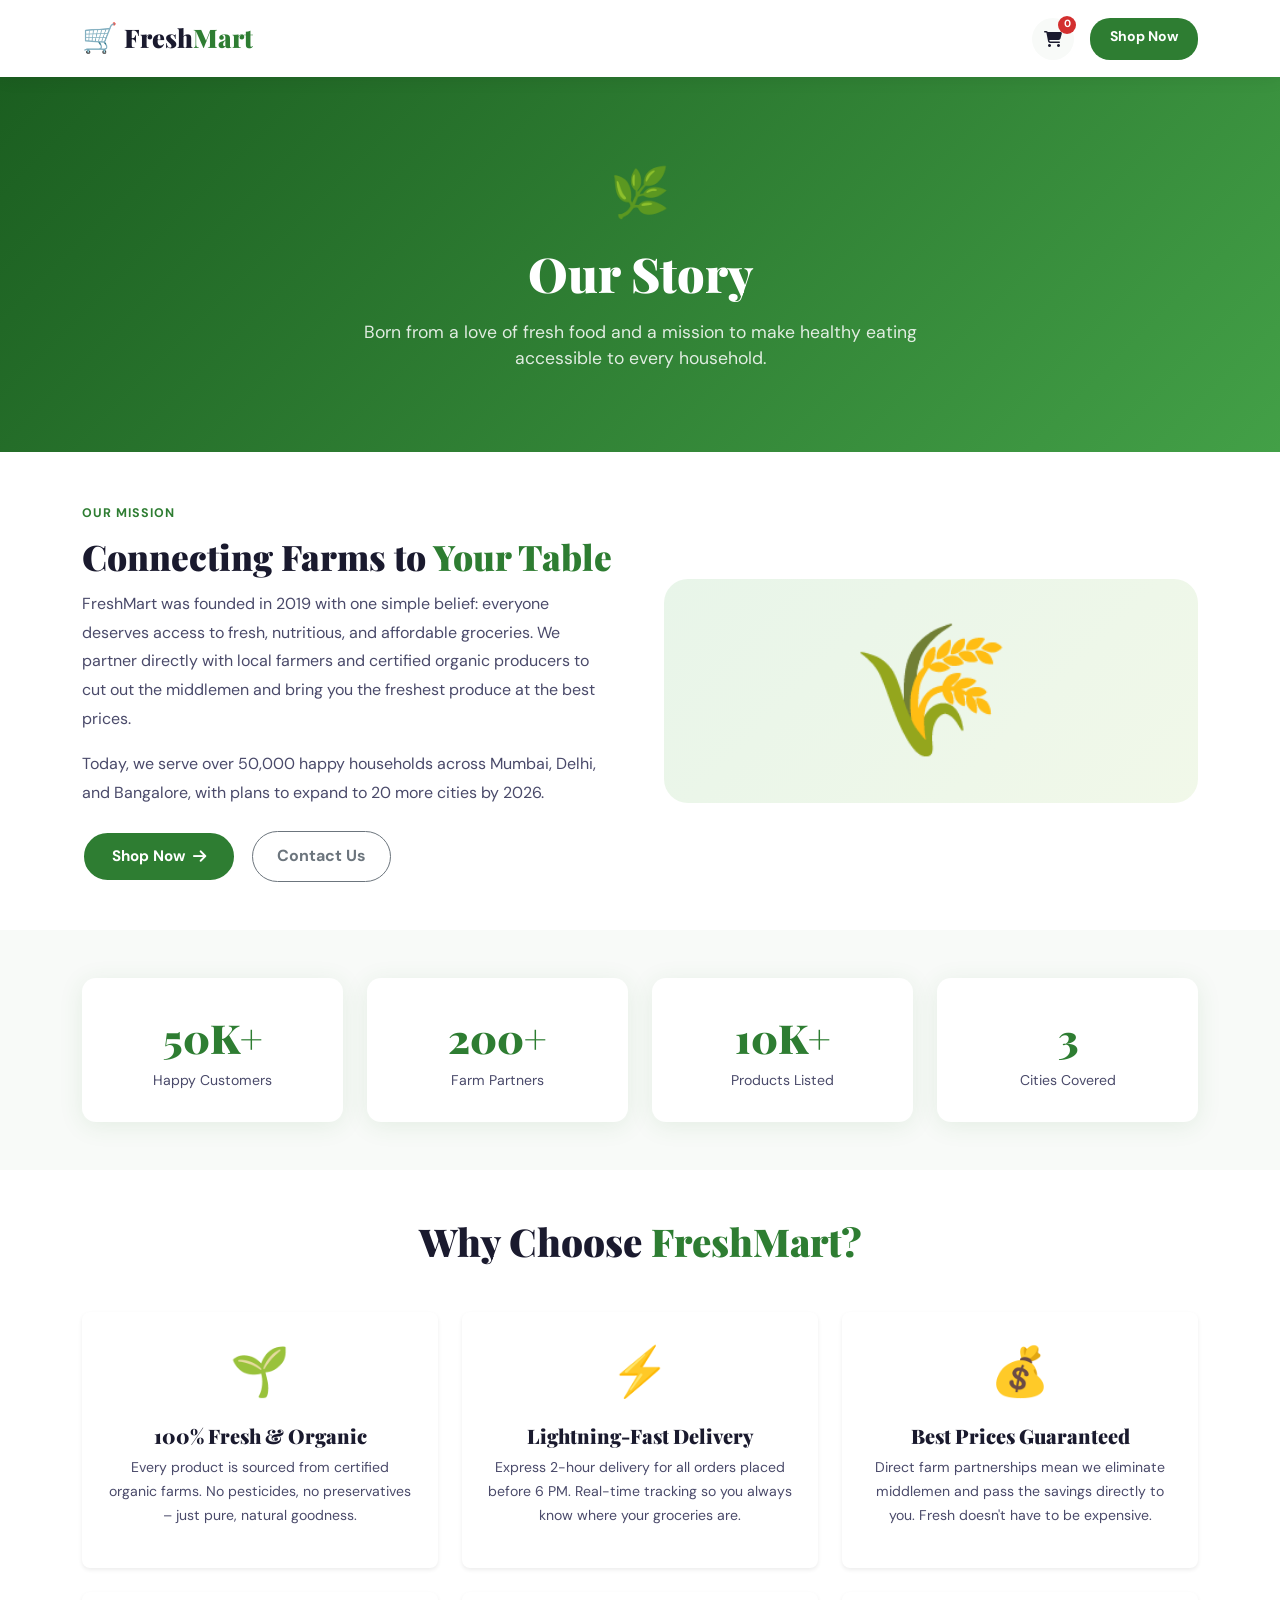
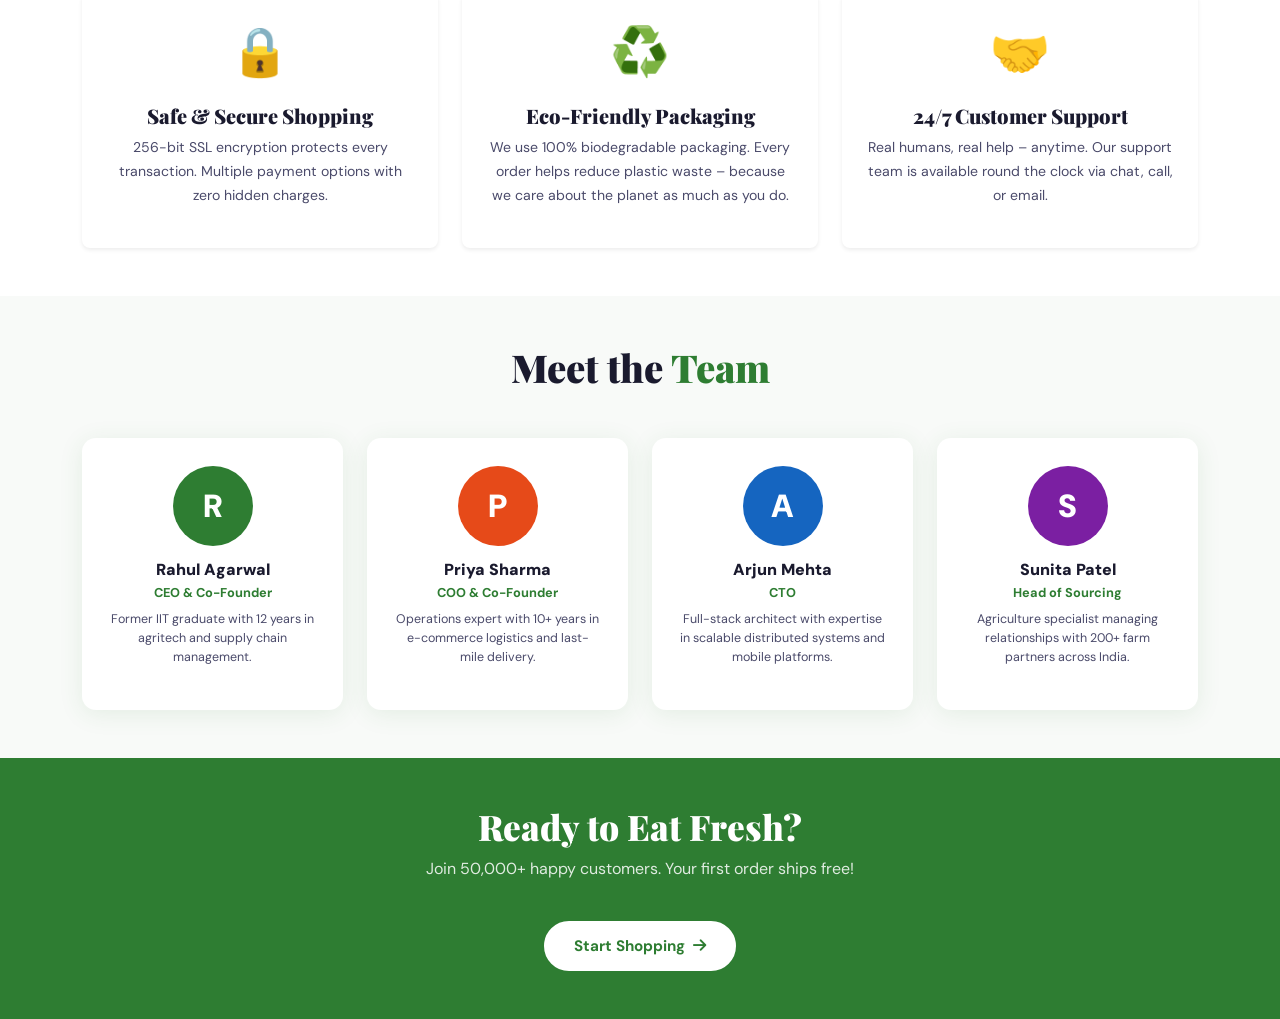
<file: pages/about.html>
<!DOCTYPE html>
<html lang="en">
<head>
  <meta charset="UTF-8"/>
  <meta name="viewport" content="width=device-width, initial-scale=1.0"/>
  <title>About Us – FreshMart</title>
  <link rel="stylesheet" href="https://cdn.jsdelivr.net/npm/bootstrap@5.3.0/dist/css/bootstrap.min.css"/>
  <link rel="stylesheet" href="https://cdnjs.cloudflare.com/ajax/libs/font-awesome/6.4.0/css/all.min.css"/>
  <link href="https://fonts.googleapis.com/css2?family=Playfair+Display:wght@700;900&family=DM+Sans:wght@300;400;500;600&display=swap" rel="stylesheet"/>
  <link rel="stylesheet" href="../css/style.css"/>
</head>
<body>
<nav class="navbar main-nav sticky-top">
  <div class="container d-flex justify-content-between align-items-center">
    <a class="navbar-brand" href="../index.html"><span class="brand-icon">🛒</span><span class="brand-name">Fresh<span>Mart</span></span></a>
    <div class="nav-actions d-flex gap-3">
      <a href="cart.html" class="nav-icon-btn"><i class="fas fa-shopping-cart"></i><span class="badge" id="cartCount">0</span></a>
      <a href="products.html" class="btn btn-sm" style="background:var(--green);color:#fff;border-radius:20px;font-weight:700;border:none;padding:8px 20px">Shop Now</a>
    </div>
  </div>
</nav>

<!-- About Hero -->
<div class="about-hero">
  <div class="container">
    <div style="font-size:3rem;margin-bottom:16px">🌿</div>
    <h1>Our Story</h1>
    <p class="mt-3" style="font-size:1.1rem;opacity:0.85;max-width:560px;margin:0 auto">Born from a love of fresh food and a mission to make healthy eating accessible to every household.</p>
  </div>
</div>

<!-- Mission -->
<section class="py-5">
  <div class="container">
    <div class="row align-items-center g-5">
      <div class="col-lg-6">
        <span style="font-size:0.78rem;font-weight:700;color:var(--green);letter-spacing:1px;text-transform:uppercase">Our Mission</span>
        <h2 style="font-family:var(--font-display);font-size:2.2rem;font-weight:900;margin:12px 0">Connecting Farms to <span style="color:var(--green)">Your Table</span></h2>
        <p style="color:var(--text-mid);line-height:1.8">FreshMart was founded in 2019 with one simple belief: everyone deserves access to fresh, nutritious, and affordable groceries. We partner directly with local farmers and certified organic producers to cut out the middlemen and bring you the freshest produce at the best prices.</p>
        <p style="color:var(--text-mid);line-height:1.8;margin-top:12px">Today, we serve over 50,000 happy households across Mumbai, Delhi, and Bangalore, with plans to expand to 20 more cities by 2026.</p>
        <div class="d-flex gap-3 mt-4">
          <a href="products.html" class="btn-primary-fresh" style="background:var(--green);color:#fff;padding:12px 28px;border-radius:50px;font-weight:700;display:inline-flex;align-items:center;gap:8px;text-decoration:none">Shop Now <i class="fas fa-arrow-right"></i></a>
          <a href="contact.html" class="btn btn-outline-secondary" style="border-radius:50px;font-weight:700;padding:12px 24px">Contact Us</a>
        </div>
      </div>
      <div class="col-lg-6">
        <div style="background:linear-gradient(135deg,#e8f5e9,#f1f8e9);border-radius:24px;padding:48px;text-align:center;font-size:8rem;line-height:1">🌾</div>
      </div>
    </div>
  </div>
</section>

<!-- Stats -->
<section class="py-5" style="background:var(--off-white)">
  <div class="container">
    <div class="row g-4">
      <div class="col-6 col-md-3"><div class="stat-box"><strong>50K+</strong><span>Happy Customers</span></div></div>
      <div class="col-6 col-md-3"><div class="stat-box"><strong>200+</strong><span>Farm Partners</span></div></div>
      <div class="col-6 col-md-3"><div class="stat-box"><strong>10K+</strong><span>Products Listed</span></div></div>
      <div class="col-6 col-md-3"><div class="stat-box"><strong>3</strong><span>Cities Covered</span></div></div>
    </div>
  </div>
</section>

<!-- Values -->
<section class="py-5">
  <div class="container">
    <div class="section-header mb-5"><h2>Why Choose <span>FreshMart?</span></h2></div>
    <div class="row g-4">
      <div class="col-md-4">
        <div class="bg-white rounded-3 p-4 shadow-sm h-100 text-center">
          <div style="font-size:3rem;margin-bottom:16px">🌱</div>
          <h5 style="font-weight:900;font-family:var(--font-display)">100% Fresh & Organic</h5>
          <p style="color:var(--text-mid);font-size:0.88rem;line-height:1.7">Every product is sourced from certified organic farms. No pesticides, no preservatives – just pure, natural goodness.</p>
        </div>
      </div>
      <div class="col-md-4">
        <div class="bg-white rounded-3 p-4 shadow-sm h-100 text-center">
          <div style="font-size:3rem;margin-bottom:16px">⚡</div>
          <h5 style="font-weight:900;font-family:var(--font-display)">Lightning-Fast Delivery</h5>
          <p style="color:var(--text-mid);font-size:0.88rem;line-height:1.7">Express 2-hour delivery for all orders placed before 6 PM. Real-time tracking so you always know where your groceries are.</p>
        </div>
      </div>
      <div class="col-md-4">
        <div class="bg-white rounded-3 p-4 shadow-sm h-100 text-center">
          <div style="font-size:3rem;margin-bottom:16px">💰</div>
          <h5 style="font-weight:900;font-family:var(--font-display)">Best Prices Guaranteed</h5>
          <p style="color:var(--text-mid);font-size:0.88rem;line-height:1.7">Direct farm partnerships mean we eliminate middlemen and pass the savings directly to you. Fresh doesn't have to be expensive.</p>
        </div>
      </div>
      <div class="col-md-4">
        <div class="bg-white rounded-3 p-4 shadow-sm h-100 text-center">
          <div style="font-size:3rem;margin-bottom:16px">🔒</div>
          <h5 style="font-weight:900;font-family:var(--font-display)">Safe & Secure Shopping</h5>
          <p style="color:var(--text-mid);font-size:0.88rem;line-height:1.7">256-bit SSL encryption protects every transaction. Multiple payment options with zero hidden charges.</p>
        </div>
      </div>
      <div class="col-md-4">
        <div class="bg-white rounded-3 p-4 shadow-sm h-100 text-center">
          <div style="font-size:3rem;margin-bottom:16px">♻️</div>
          <h5 style="font-weight:900;font-family:var(--font-display)">Eco-Friendly Packaging</h5>
          <p style="color:var(--text-mid);font-size:0.88rem;line-height:1.7">We use 100% biodegradable packaging. Every order helps reduce plastic waste – because we care about the planet as much as you do.</p>
        </div>
      </div>
      <div class="col-md-4">
        <div class="bg-white rounded-3 p-4 shadow-sm h-100 text-center">
          <div style="font-size:3rem;margin-bottom:16px">🤝</div>
          <h5 style="font-weight:900;font-family:var(--font-display)">24/7 Customer Support</h5>
          <p style="color:var(--text-mid);font-size:0.88rem;line-height:1.7">Real humans, real help – anytime. Our support team is available round the clock via chat, call, or email.</p>
        </div>
      </div>
    </div>
  </div>
</section>

<!-- Team -->
<section class="py-5" style="background:var(--off-white)">
  <div class="container">
    <div class="section-header mb-5"><h2>Meet the <span>Team</span></h2></div>
    <div class="row g-4">
      <div class="col-md-3 col-6">
        <div class="team-card">
          <div class="team-avatar">R</div>
          <h6 style="font-weight:900;margin-bottom:4px">Rahul Agarwal</h6>
          <p style="font-size:0.8rem;color:var(--green);font-weight:700;margin-bottom:8px">CEO & Co-Founder</p>
          <p style="font-size:0.78rem;color:var(--text-mid)">Former IIT graduate with 12 years in agritech and supply chain management.</p>
        </div>
      </div>
      <div class="col-md-3 col-6">
        <div class="team-card">
          <div class="team-avatar" style="background:#e64a19">P</div>
          <h6 style="font-weight:900;margin-bottom:4px">Priya Sharma</h6>
          <p style="font-size:0.8rem;color:var(--green);font-weight:700;margin-bottom:8px">COO & Co-Founder</p>
          <p style="font-size:0.78rem;color:var(--text-mid)">Operations expert with 10+ years in e-commerce logistics and last-mile delivery.</p>
        </div>
      </div>
      <div class="col-md-3 col-6">
        <div class="team-card">
          <div class="team-avatar" style="background:#1565c0">A</div>
          <h6 style="font-weight:900;margin-bottom:4px">Arjun Mehta</h6>
          <p style="font-size:0.8rem;color:var(--green);font-weight:700;margin-bottom:8px">CTO</p>
          <p style="font-size:0.78rem;color:var(--text-mid)">Full-stack architect with expertise in scalable distributed systems and mobile platforms.</p>
        </div>
      </div>
      <div class="col-md-3 col-6">
        <div class="team-card">
          <div class="team-avatar" style="background:#7b1fa2">S</div>
          <h6 style="font-weight:900;margin-bottom:4px">Sunita Patel</h6>
          <p style="font-size:0.8rem;color:var(--green);font-weight:700;margin-bottom:8px">Head of Sourcing</p>
          <p style="font-size:0.78rem;color:var(--text-mid)">Agriculture specialist managing relationships with 200+ farm partners across India.</p>
        </div>
      </div>
    </div>
  </div>
</section>

<!-- CTA -->
<section class="py-5" style="background:var(--green)">
  <div class="container text-center text-white">
    <h2 style="font-family:var(--font-display);font-weight:900;font-size:2.2rem">Ready to Eat Fresh?</h2>
    <p class="mt-2" style="opacity:0.85">Join 50,000+ happy customers. Your first order ships free!</p>
    <a href="products.html" class="btn-primary-fresh mt-4 d-inline-flex" style="background:#fff;color:var(--green)">Start Shopping <i class="fas fa-arrow-right ms-2"></i></a>
  </div>
</section>

<script src="https://cdn.jsdelivr.net/npm/bootstrap@5.3.0/dist/js/bootstrap.bundle.min.js"></script>
<script src="../js/data.js"></script>
<script src="../js/cart.js"></script>
<script>document.addEventListener('DOMContentLoaded', updateCartBadge);</script>
</body>
</html>
</file>
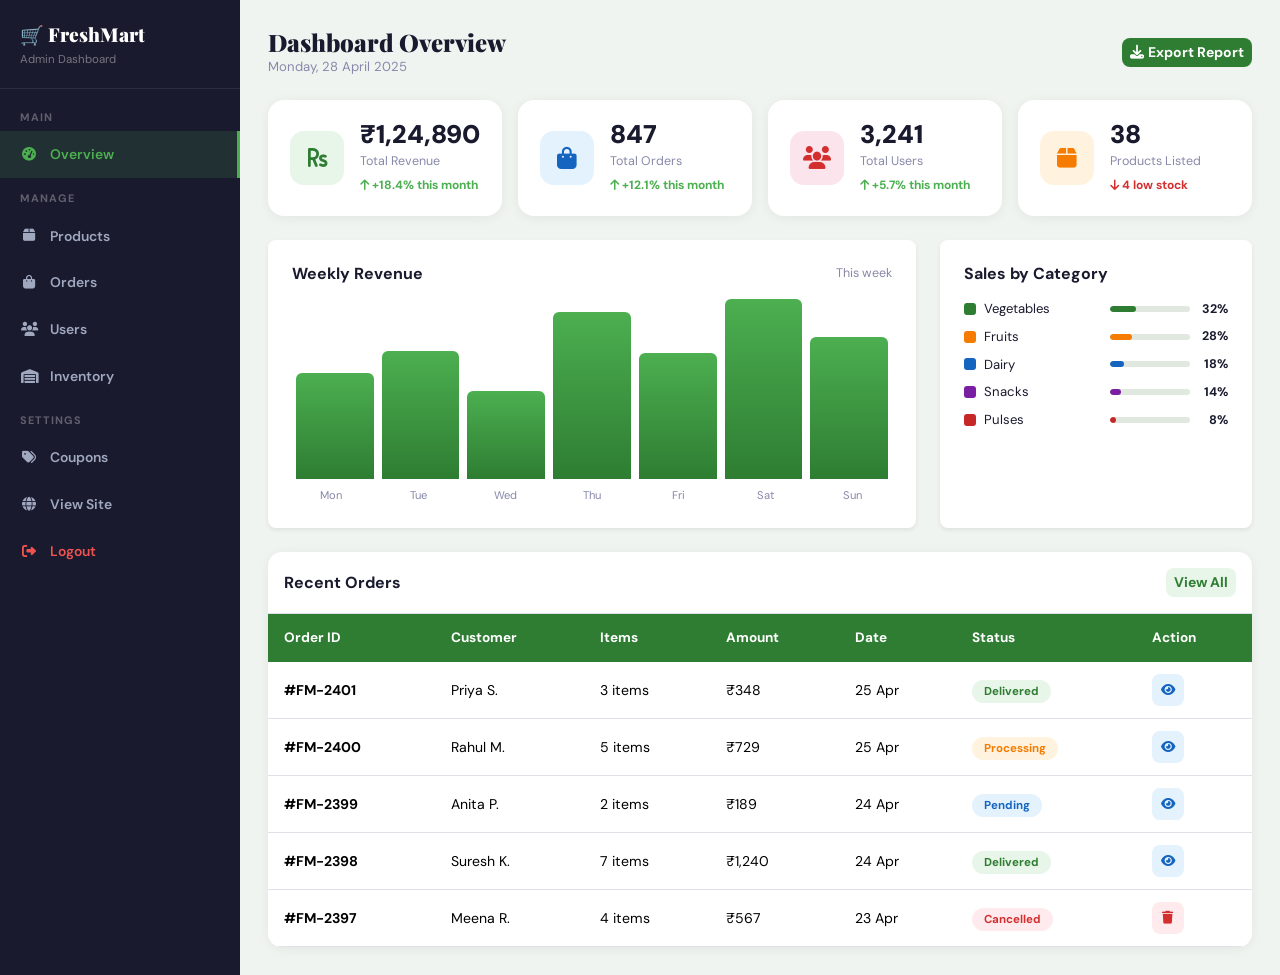
<file: pages/admin.html>
<!DOCTYPE html>
<html lang="en">
<head>
  <meta charset="UTF-8"/>
  <meta name="viewport" content="width=device-width, initial-scale=1.0"/>
  <title>Admin Dashboard – FreshMart</title>
  <link rel="stylesheet" href="https://cdn.jsdelivr.net/npm/bootstrap@5.3.0/dist/css/bootstrap.min.css"/>
  <link rel="stylesheet" href="https://cdnjs.cloudflare.com/ajax/libs/font-awesome/6.4.0/css/all.min.css"/>
  <link href="https://fonts.googleapis.com/css2?family=Playfair+Display:wght@700;900&family=DM+Sans:wght@300;400;500;600&display=swap" rel="stylesheet"/>
  <link rel="stylesheet" href="../css/style.css"/>
  <style>
    body{background:#f0f4f0}
    .admin-sidebar{width:240px;background:#1a1a2e;min-height:100vh;flex-shrink:0;padding:0}
    .admin-main{flex:1;padding:28px;overflow-y:auto}
    .admin-brand{padding:20px;border-bottom:1px solid rgba(255,255,255,0.08)}
    .admin-nav a{display:flex;align-items:center;gap:12px;padding:13px 20px;color:#a0a8c0;font-size:0.87rem;font-weight:600;transition:all 0.2s;text-decoration:none}
    .admin-nav a:hover,.admin-nav a.active{background:rgba(76,175,80,0.15);color:#4caf50;border-right:3px solid #4caf50}
    .admin-nav a i{width:18px;text-align:center}
    .admin-nav .nav-section{padding:12px 20px 6px;font-size:0.68rem;font-weight:700;letter-spacing:1px;color:rgba(255,255,255,0.3);text-transform:uppercase}
    .kpi-card{background:#fff;border-radius:16px;padding:22px;box-shadow:0 2px 12px rgba(0,0,0,0.06);display:flex;align-items:center;gap:16px}
    .kpi-icon{width:54px;height:54px;border-radius:14px;display:flex;align-items:center;justify-content:center;font-size:1.4rem;flex-shrink:0}
    .kpi-card strong{display:block;font-size:1.6rem;font-weight:900;line-height:1}
    .kpi-card span{font-size:0.78rem;color:var(--text-light)}
    .kpi-card .trend{font-size:0.75rem;font-weight:700;margin-top:4px}
    .trend-up{color:#4caf50}.trend-down{color:var(--red)}
    .chart-bar{height:180px;display:flex;align-items:flex-end;gap:8px;padding:0 4px}
    .bar{flex:1;background:linear-gradient(to top,var(--green),var(--green-light));border-radius:6px 6px 0 0;transition:all 0.3s;cursor:pointer;position:relative;min-width:20px}
    .bar:hover{opacity:0.8}
    .bar-label{font-size:0.7rem;color:var(--text-light);text-align:center;margin-top:4px}
    .product-thumb{width:40px;height:40px;background:var(--off-white);border-radius:8px;display:flex;align-items:center;justify-content:center;font-size:1.4rem}
  </style>
</head>
<body>
<div class="d-flex">

  <!-- Admin Sidebar -->
  <aside class="admin-sidebar d-none d-lg-flex flex-column">
    <div class="admin-brand">
      <div style="color:#fff;font-family:var(--font-display);font-size:1.2rem;font-weight:900">🛒 FreshMart</div>
      <div style="color:rgba(255,255,255,0.4);font-size:0.72rem;margin-top:2px">Admin Dashboard</div>
    </div>
    <nav class="admin-nav flex-1 py-2">
      <div class="nav-section">Main</div>
      <a href="#" class="active" onclick="showAdmin('overview',this)"><i class="fas fa-tachometer-alt"></i> Overview</a>
      <div class="nav-section">Manage</div>
      <a href="#" onclick="showAdmin('products',this)"><i class="fas fa-box"></i> Products</a>
      <a href="#" onclick="showAdmin('orders',this)"><i class="fas fa-shopping-bag"></i> Orders</a>
      <a href="#" onclick="showAdmin('users',this)"><i class="fas fa-users"></i> Users</a>
      <a href="#" onclick="showAdmin('inventory',this)"><i class="fas fa-warehouse"></i> Inventory</a>
      <div class="nav-section">Settings</div>
      <a href="#" onclick="showAdmin('coupons',this)"><i class="fas fa-tags"></i> Coupons</a>
      <a href="../index.html"><i class="fas fa-globe"></i> View Site</a>
      <a href="login.html" style="color:#ef5350;margin-top:auto"><i class="fas fa-sign-out-alt"></i> Logout</a>
    </nav>
  </aside>

  <!-- Admin Content -->
  <main class="admin-main">

    <!-- OVERVIEW -->
    <div id="admin-overview">
      <div class="d-flex justify-content-between align-items-center mb-4">
        <div><h4 style="font-family:var(--font-display);font-weight:900;margin:0">Dashboard Overview</h4><p style="color:var(--text-light);font-size:0.82rem;margin:0">Monday, 28 April 2025</p></div>
        <button class="btn btn-sm" style="background:var(--green);color:#fff;border-radius:8px;font-weight:700;border:none"><i class="fas fa-download me-1"></i>Export Report</button>
      </div>
      <div class="row g-3 mb-4">
        <div class="col-6 col-xl-3"><div class="kpi-card"><div class="kpi-icon" style="background:#e8f5e9;color:var(--green)"><i class="fas fa-rupee-sign"></i></div><div><strong>₹1,24,890</strong><span>Total Revenue</span><div class="trend trend-up"><i class="fas fa-arrow-up"></i> +18.4% this month</div></div></div></div>
        <div class="col-6 col-xl-3"><div class="kpi-card"><div class="kpi-icon" style="background:#e3f2fd;color:#1565c0"><i class="fas fa-shopping-bag"></i></div><div><strong>847</strong><span>Total Orders</span><div class="trend trend-up"><i class="fas fa-arrow-up"></i> +12.1% this month</div></div></div></div>
        <div class="col-6 col-xl-3"><div class="kpi-card"><div class="kpi-icon" style="background:#fce4ec;color:var(--red)"><i class="fas fa-users"></i></div><div><strong>3,241</strong><span>Total Users</span><div class="trend trend-up"><i class="fas fa-arrow-up"></i> +5.7% this month</div></div></div></div>
        <div class="col-6 col-xl-3"><div class="kpi-card"><div class="kpi-icon" style="background:#fff3e0;color:var(--orange)"><i class="fas fa-box"></i></div><div><strong>38</strong><span>Products Listed</span><div class="trend trend-down"><i class="fas fa-arrow-down"></i> 4 low stock</div></div></div></div>
      </div>

      <!-- Charts Row -->
      <div class="row g-4 mb-4">
        <div class="col-lg-8">
          <div class="bg-white rounded-3 p-4 shadow-sm">
            <div class="d-flex justify-content-between align-items-center mb-3">
              <h6 style="font-weight:700;margin:0">Weekly Revenue</h6>
              <span style="font-size:0.78rem;color:var(--text-light)">This week</span>
            </div>
            <div class="chart-bar" id="revenueChart"></div>
            <div class="d-flex gap-2 mt-1" id="revenueLabels"></div>
          </div>
        </div>
        <div class="col-lg-4">
          <div class="bg-white rounded-3 p-4 shadow-sm h-100">
            <h6 style="font-weight:700;margin-bottom:16px">Sales by Category</h6>
            <div id="catBreakdown"></div>
          </div>
        </div>
      </div>

      <!-- Recent Orders -->
      <div class="admin-table">
        <div class="d-flex justify-content-between align-items-center p-3 border-bottom">
          <h6 style="font-weight:700;margin:0">Recent Orders</h6>
          <button class="btn btn-sm" style="background:var(--green-pale);color:var(--green);border-radius:8px;font-weight:700;border:none" onclick="showAdmin('orders',null)">View All</button>
        </div>
        <div class="table-responsive">
          <table class="table table-hover mb-0">
            <thead><tr><th>Order ID</th><th>Customer</th><th>Items</th><th>Amount</th><th>Date</th><th>Status</th><th>Action</th></tr></thead>
            <tbody>
              <tr><td><strong>#FM-2401</strong></td><td>Priya S.</td><td>3 items</td><td>₹348</td><td>25 Apr</td><td><span class="status-badge status-delivered">Delivered</span></td><td><button class="btn-icon btn-edit"><i class="fas fa-eye"></i></button></td></tr>
              <tr><td><strong>#FM-2400</strong></td><td>Rahul M.</td><td>5 items</td><td>₹729</td><td>25 Apr</td><td><span class="status-badge status-processing">Processing</span></td><td><button class="btn-icon btn-edit"><i class="fas fa-eye"></i></button></td></tr>
              <tr><td><strong>#FM-2399</strong></td><td>Anita P.</td><td>2 items</td><td>₹189</td><td>24 Apr</td><td><span class="status-badge status-pending">Pending</span></td><td><button class="btn-icon btn-edit"><i class="fas fa-eye"></i></button></td></tr>
              <tr><td><strong>#FM-2398</strong></td><td>Suresh K.</td><td>7 items</td><td>₹1,240</td><td>24 Apr</td><td><span class="status-badge status-delivered">Delivered</span></td><td><button class="btn-icon btn-edit"><i class="fas fa-eye"></i></button></td></tr>
              <tr><td><strong>#FM-2397</strong></td><td>Meena R.</td><td>4 items</td><td>₹567</td><td>23 Apr</td><td><span class="status-badge status-cancelled">Cancelled</span></td><td><button class="btn-icon btn-delete"><i class="fas fa-trash"></i></button></td></tr>
            </tbody>
          </table>
        </div>
      </div>
    </div>

    <!-- PRODUCTS -->
    <div id="admin-products" class="d-none">
      <div class="d-flex justify-content-between align-items-center mb-4">
        <h4 style="font-family:var(--font-display);font-weight:900;margin:0">Products</h4>
        <button class="btn btn-sm" style="background:var(--green);color:#fff;border-radius:8px;font-weight:700;border:none" onclick="openProductModal()">
          <i class="fas fa-plus me-1"></i>Add Product
        </button>
      </div>
      <div class="admin-table">
        <div class="p-3 border-bottom d-flex gap-2">
          <input type="text" class="form-control-fresh" placeholder="Search products…" style="max-width:260px" oninput="filterAdminProducts(this.value)"/>
          <select class="form-control-fresh" style="max-width:160px" onchange="filterAdminProducts(document.querySelector('[oninput]').value, this.value)">
            <option value="">All Categories</option>
            <option>vegetables</option><option>fruits</option><option>dairy</option><option>snacks</option><option>pulses</option><option>beverages</option>
          </select>
        </div>
        <div class="table-responsive">
          <table class="table table-hover mb-0">
            <thead><tr><th>Product</th><th>Category</th><th>Price</th><th>Stock</th><th>Status</th><th>Actions</th></tr></thead>
            <tbody id="adminProductTable"></tbody>
          </table>
        </div>
      </div>
    </div>

    <!-- ORDERS -->
    <div id="admin-orders" class="d-none">
      <h4 style="font-family:var(--font-display);font-weight:900;margin-bottom:24px">All Orders</h4>
      <div class="admin-table">
        <div class="table-responsive">
          <table class="table table-hover mb-0">
            <thead><tr><th>Order ID</th><th>Customer</th><th>Items</th><th>Amount</th><th>Date</th><th>Status</th><th>Actions</th></tr></thead>
            <tbody>
              <tr><td><strong>#FM-2401</strong></td><td>Priya Sharma</td><td>Tomatoes, Milk, Butter</td><td>₹348</td><td>25 Apr 2025</td><td><select class="form-select form-select-sm" style="width:130px;border-radius:6px"><option selected>Delivered</option><option>Processing</option><option>Pending</option><option>Cancelled</option></select></td><td><button class="btn-icon btn-edit"><i class="fas fa-eye"></i></button><button class="btn-icon btn-delete ms-1"><i class="fas fa-trash"></i></button></td></tr>
              <tr><td><strong>#FM-2400</strong></td><td>Rahul Mehta</td><td>Apples, Yogurt, Dal, Chips</td><td>₹729</td><td>25 Apr 2025</td><td><select class="form-select form-select-sm" style="width:130px;border-radius:6px"><option>Delivered</option><option selected>Processing</option><option>Pending</option><option>Cancelled</option></select></td><td><button class="btn-icon btn-edit"><i class="fas fa-eye"></i></button><button class="btn-icon btn-delete ms-1"><i class="fas fa-trash"></i></button></td></tr>
              <tr><td><strong>#FM-2399</strong></td><td>Anita Patel</td><td>Mangoes, Paneer</td><td>₹189</td><td>24 Apr 2025</td><td><select class="form-select form-select-sm" style="width:130px;border-radius:6px"><option>Delivered</option><option>Processing</option><option selected>Pending</option><option>Cancelled</option></select></td><td><button class="btn-icon btn-edit"><i class="fas fa-eye"></i></button><button class="btn-icon btn-delete ms-1"><i class="fas fa-trash"></i></button></td></tr>
            </tbody>
          </table>
        </div>
      </div>
    </div>

    <!-- USERS -->
    <div id="admin-users" class="d-none">
      <h4 style="font-family:var(--font-display);font-weight:900;margin-bottom:24px">Users</h4>
      <div class="admin-table">
        <div class="table-responsive">
          <table class="table table-hover mb-0">
            <thead><tr><th>User</th><th>Email</th><th>Phone</th><th>Orders</th><th>Joined</th><th>Status</th><th>Actions</th></tr></thead>
            <tbody>
              <tr><td><div class="d-flex align-items-center gap-2"><div class="reviewer-avatar" style="width:32px;height:32px;font-size:0.85rem">P</div>Priya Sharma</div></td><td>priya@email.com</td><td>+91 98765 11111</td><td>8</td><td>Jan 2024</td><td><span class="status-badge status-delivered">Active</span></td><td><button class="btn-icon btn-edit"><i class="fas fa-edit"></i></button><button class="btn-icon btn-delete ms-1"><i class="fas fa-ban"></i></button></td></tr>
              <tr><td><div class="d-flex align-items-center gap-2"><div class="reviewer-avatar" style="width:32px;height:32px;font-size:0.85rem">R</div>Rahul Mehta</div></td><td>rahul@email.com</td><td>+91 98765 22222</td><td>15</td><td>Mar 2024</td><td><span class="status-badge status-delivered">Active</span></td><td><button class="btn-icon btn-edit"><i class="fas fa-edit"></i></button><button class="btn-icon btn-delete ms-1"><i class="fas fa-ban"></i></button></td></tr>
              <tr><td><div class="d-flex align-items-center gap-2"><div class="reviewer-avatar" style="width:32px;height:32px;font-size:0.85rem;background:#7b1fa2">A</div>Anita Patel</div></td><td>anita@email.com</td><td>+91 98765 33333</td><td>3</td><td>Apr 2025</td><td><span class="status-badge status-pending">New</span></td><td><button class="btn-icon btn-edit"><i class="fas fa-edit"></i></button><button class="btn-icon btn-delete ms-1"><i class="fas fa-ban"></i></button></td></tr>
            </tbody>
          </table>
        </div>
      </div>
    </div>

    <!-- INVENTORY -->
    <div id="admin-inventory" class="d-none">
      <h4 style="font-family:var(--font-display);font-weight:900;margin-bottom:24px">Inventory</h4>
      <div class="row g-3 mb-4">
        <div class="col-md-3"><div class="kpi-card"><div class="kpi-icon" style="background:#e8f5e9;color:var(--green)"><i class="fas fa-check-circle"></i></div><div><strong>31</strong><span>In Stock</span></div></div></div>
        <div class="col-md-3"><div class="kpi-card"><div class="kpi-icon" style="background:#fff3e0;color:var(--orange)"><i class="fas fa-exclamation-triangle"></i></div><div><strong>4</strong><span>Low Stock</span></div></div></div>
        <div class="col-md-3"><div class="kpi-card"><div class="kpi-icon" style="background:#ffebee;color:var(--red)"><i class="fas fa-times-circle"></i></div><div><strong>3</strong><span>Out of Stock</span></div></div></div>
        <div class="col-md-3"><div class="kpi-card"><div class="kpi-icon" style="background:#e3f2fd;color:#1565c0"><i class="fas fa-boxes"></i></div><div><strong>38</strong><span>Total Products</span></div></div></div>
      </div>
      <div class="admin-table">
        <div class="table-responsive">
          <table class="table table-hover mb-0">
            <thead><tr><th>Product</th><th>Category</th><th>Stock Qty</th><th>Reorder Level</th><th>Status</th><th>Action</th></tr></thead>
            <tbody>
              <tr><td><div class="d-flex align-items-center gap-2"><div class="product-thumb">🍅</div>Organic Tomatoes</div></td><td>Vegetables</td><td>120</td><td>20</td><td><span class="status-badge status-delivered">In Stock</span></td><td><button class="btn-icon btn-edit"><i class="fas fa-edit"></i></button></td></tr>
              <tr><td><div class="d-flex align-items-center gap-2"><div class="product-thumb">🥕</div>Baby Carrots</div></td><td>Vegetables</td><td>5</td><td>20</td><td><span class="status-badge status-processing">Low Stock</span></td><td><button class="btn-icon btn-edit"><i class="fas fa-edit"></i></button></td></tr>
              <tr><td><div class="d-flex align-items-center gap-2"><div class="product-thumb">🍎</div>Pomegranate</div></td><td>Fruits</td><td>3</td><td>15</td><td><span class="status-badge status-processing">Low Stock</span></td><td><button class="btn-icon btn-edit"><i class="fas fa-edit"></i></button></td></tr>
              <tr><td><div class="d-flex align-items-center gap-2"><div class="product-thumb">🍉</div>Watermelon</div></td><td>Fruits</td><td>30</td><td>10</td><td><span class="status-badge status-delivered">In Stock</span></td><td><button class="btn-icon btn-edit"><i class="fas fa-edit"></i></button></td></tr>
            </tbody>
          </table>
        </div>
      </div>
    </div>

    <!-- COUPONS -->
    <div id="admin-coupons" class="d-none">
      <div class="d-flex justify-content-between align-items-center mb-4">
        <h4 style="font-family:var(--font-display);font-weight:900;margin:0">Coupons</h4>
        <button class="btn btn-sm" style="background:var(--green);color:#fff;border-radius:8px;font-weight:700;border:none" onclick="alert('Add coupon form')"><i class="fas fa-plus me-1"></i>Add Coupon</button>
      </div>
      <div class="admin-table">
        <div class="table-responsive">
          <table class="table table-hover mb-0">
            <thead><tr><th>Code</th><th>Discount</th><th>Type</th><th>Min Order</th><th>Usage</th><th>Status</th><th>Actions</th></tr></thead>
            <tbody>
              <tr><td><code style="background:var(--green-pale);padding:3px 10px;border-radius:6px;font-weight:700;color:var(--green)">FRESHMART20</code></td><td>20%</td><td>Percentage</td><td>₹299</td><td>1,234</td><td><span class="status-badge status-delivered">Active</span></td><td><button class="btn-icon btn-edit"><i class="fas fa-edit"></i></button><button class="btn-icon btn-delete ms-1"><i class="fas fa-trash"></i></button></td></tr>
              <tr><td><code style="background:var(--green-pale);padding:3px 10px;border-radius:6px;font-weight:700;color:var(--green)">SAVE50</code></td><td>₹50 flat</td><td>Flat</td><td>₹499</td><td>567</td><td><span class="status-badge status-delivered">Active</span></td><td><button class="btn-icon btn-edit"><i class="fas fa-edit"></i></button><button class="btn-icon btn-delete ms-1"><i class="fas fa-trash"></i></button></td></tr>
              <tr><td><code style="background:var(--green-pale);padding:3px 10px;border-radius:6px;font-weight:700;color:var(--green)">NEWUSER10</code></td><td>10%</td><td>Percentage</td><td>₹0</td><td>892</td><td><span class="status-badge status-delivered">Active</span></td><td><button class="btn-icon btn-edit"><i class="fas fa-edit"></i></button><button class="btn-icon btn-delete ms-1"><i class="fas fa-trash"></i></button></td></tr>
              <tr><td><code style="background:var(--off-white);padding:3px 10px;border-radius:6px;font-weight:700;color:var(--text-light)">SUMMER25</code></td><td>25%</td><td>Percentage</td><td>₹399</td><td>234</td><td><span class="status-badge status-cancelled">Expired</span></td><td><button class="btn-icon btn-edit"><i class="fas fa-edit"></i></button><button class="btn-icon btn-delete ms-1"><i class="fas fa-trash"></i></button></td></tr>
            </tbody>
          </table>
        </div>
      </div>
    </div>

  </main>
</div>

<!-- Add Product Modal -->
<div class="modal fade" id="productModal" tabindex="-1">
  <div class="modal-dialog modal-lg">
    <div class="modal-content">
      <div class="modal-header" style="background:var(--green);color:#fff">
        <h5 class="modal-title fw-bold">Add New Product</h5>
        <button type="button" class="btn-close btn-close-white" data-bs-dismiss="modal"></button>
      </div>
      <div class="modal-body p-4">
        <div class="row g-3">
          <div class="col-md-6"><label class="form-label small fw-bold">Product Name *</label><input type="text" class="form-control-fresh w-100" placeholder="e.g. Organic Tomatoes"/></div>
          <div class="col-md-6"><label class="form-label small fw-bold">Category *</label>
            <select class="form-control-fresh w-100"><option>vegetables</option><option>fruits</option><option>dairy</option><option>snacks</option><option>pulses</option><option>beverages</option></select>
          </div>
          <div class="col-md-4"><label class="form-label small fw-bold">Price (₹) *</label><input type="number" class="form-control-fresh w-100" placeholder="49"/></div>
          <div class="col-md-4"><label class="form-label small fw-bold">Old Price (₹)</label><input type="number" class="form-control-fresh w-100" placeholder="69"/></div>
          <div class="col-md-4"><label class="form-label small fw-bold">Stock Qty *</label><input type="number" class="form-control-fresh w-100" placeholder="100"/></div>
          <div class="col-md-6"><label class="form-label small fw-bold">Unit</label><input type="text" class="form-control-fresh w-100" placeholder="500g, 1 kg, 1 Liter…"/></div>
          <div class="col-md-6"><label class="form-label small fw-bold">Emoji Icon</label><input type="text" class="form-control-fresh w-100" placeholder="🍅"/></div>
          <div class="col-12"><label class="form-label small fw-bold">Description</label><textarea class="form-control-fresh w-100" rows="3" placeholder="Product description…"></textarea></div>
        </div>
      </div>
      <div class="modal-footer">
        <button type="button" class="btn btn-secondary" data-bs-dismiss="modal">Cancel</button>
        <button type="button" class="btn" style="background:var(--green);color:#fff;font-weight:700;border-radius:8px" onclick="alert('Product saved! (Demo – connect to Spring Boot API)');bootstrap.Modal.getInstance(document.getElementById('productModal')).hide()">Save Product</button>
      </div>
    </div>
  </div>
</div>

<script src="https://cdn.jsdelivr.net/npm/bootstrap@5.3.0/dist/js/bootstrap.bundle.min.js"></script>
<script src="../js/data.js"></script>
<script src="../js/cart.js"></script>
<script>
function showAdmin(name, el) {
  document.querySelectorAll('[id^="admin-"]').forEach(t => t.classList.add('d-none'));
  document.getElementById('admin-'+name).classList.remove('d-none');
  document.querySelectorAll('.admin-nav a').forEach(a => a.classList.remove('active'));
  if (el) el.classList.add('active');
  if (name==='products') renderAdminProducts(PRODUCTS);
  return false;
}

function openProductModal() {
  new bootstrap.Modal(document.getElementById('productModal')).show();
}

function renderAdminProducts(prods) {
  document.getElementById('adminProductTable').innerHTML = prods.map(p => {
    const stockClass = p.stock===0?'status-cancelled':p.stock<=5?'status-processing':'status-delivered';
    const stockLabel = p.stock===0?'Out of Stock':p.stock<=5?'Low Stock':'In Stock';
    return `<tr>
      <td><div class="d-flex align-items-center gap-2"><div class="product-thumb">${p.emoji}</div><div><div style="font-weight:700;font-size:0.88rem">${p.name}</div><div style="font-size:0.75rem;color:var(--text-light)">${p.unit}</div></div></div></td>
      <td><span style="text-transform:capitalize">${p.cat}</span></td>
      <td><strong>₹${p.price}</strong>${p.oldPrice?`<span style="color:var(--text-light);font-size:0.78rem;text-decoration:line-through;margin-left:4px">₹${p.oldPrice}</span>`:''}</td>
      <td>${p.stock}</td>
      <td><span class="status-badge ${stockClass}">${stockLabel}</span></td>
      <td><button class="btn-icon btn-edit" onclick="alert('Edit: ${p.name}')"><i class="fas fa-edit"></i></button><button class="btn-icon btn-delete ms-1" onclick="alert('Delete: ${p.name}')"><i class="fas fa-trash"></i></button></td>
    </tr>`;
  }).join('');
}

function filterAdminProducts(q, cat='') {
  let data = [...PRODUCTS];
  if (q) data = data.filter(p => p.name.toLowerCase().includes(q.toLowerCase()));
  if (cat) data = data.filter(p => p.cat===cat);
  renderAdminProducts(data);
}

// Mini bar chart
function buildChart() {
  const vals = [18400, 22100, 15300, 28900, 21700, 31200, 24800];
  const labels = ['Mon','Tue','Wed','Thu','Fri','Sat','Sun'];
  const max = Math.max(...vals);
  const chart = document.getElementById('revenueChart');
  const labelsDiv = document.getElementById('revenueLabels');
  if (!chart) return;
  chart.innerHTML = vals.map((v,i) => `<div class="bar" style="height:${Math.round(v/max*100)}%;flex:1" title="₹${v.toLocaleString()}"></div>`).join('');
  labelsDiv.innerHTML = labels.map(l => `<div class="bar-label" style="flex:1">${l}</div>`).join('');
  // Category donut text
  const cats = [{name:'Vegetables',pct:32,color:'#2e7d32'},{name:'Fruits',pct:28,color:'#f57c00'},{name:'Dairy',pct:18,color:'#1565c0'},{name:'Snacks',pct:14,color:'#7b1fa2'},{name:'Pulses',pct:8,color:'#c62828'}];
  const bd = document.getElementById('catBreakdown');
  if (bd) bd.innerHTML = cats.map(c => `<div class="d-flex align-items-center gap-2 mb-2">
    <div style="width:12px;height:12px;border-radius:3px;background:${c.color};flex-shrink:0"></div>
    <span style="flex:1;font-size:0.82rem">${c.name}</span>
    <div style="width:80px;height:6px;background:var(--border);border-radius:3px;overflow:hidden">
      <div style="height:100%;width:${c.pct}%;background:${c.color};border-radius:3px"></div>
    </div>
    <span style="font-size:0.78rem;font-weight:700;width:30px;text-align:right">${c.pct}%</span>
  </div>`).join('');
}

document.addEventListener('DOMContentLoaded', () => { buildChart(); renderAdminProducts(PRODUCTS); });
</script>
</body>
</html>
</file>
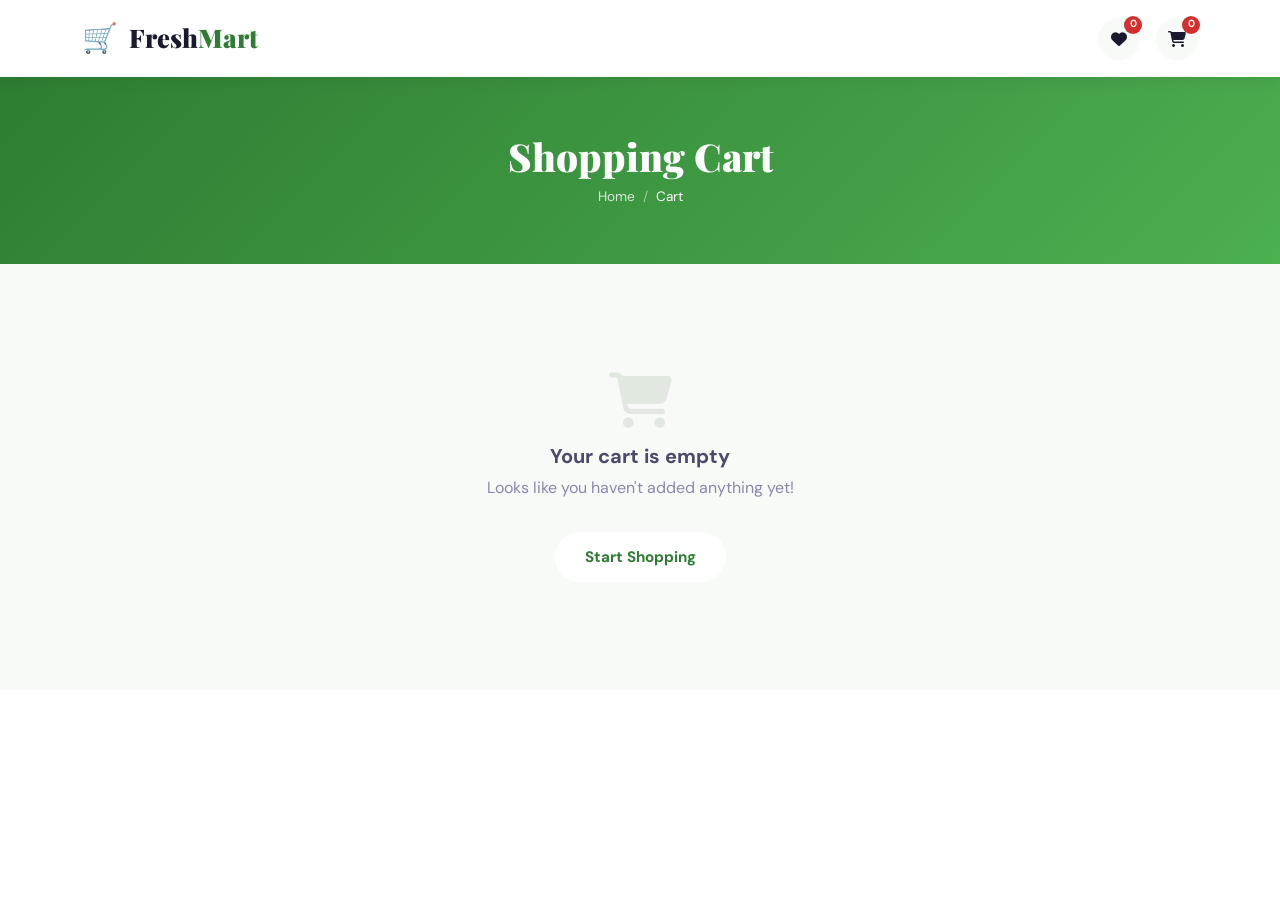
<file: pages/cart.html>
<!DOCTYPE html>
<html lang="en">
<head>
  <meta charset="UTF-8"/>
  <meta name="viewport" content="width=device-width, initial-scale=1.0"/>
  <title>Cart – FreshMart</title>
  <link rel="stylesheet" href="https://cdn.jsdelivr.net/npm/bootstrap@5.3.0/dist/css/bootstrap.min.css"/>
  <link rel="stylesheet" href="https://cdnjs.cloudflare.com/ajax/libs/font-awesome/6.4.0/css/all.min.css"/>
  <link href="https://fonts.googleapis.com/css2?family=Playfair+Display:wght@700;900&family=DM+Sans:wght@300;400;500;600&display=swap" rel="stylesheet"/>
  <link rel="stylesheet" href="../css/style.css"/>
</head>
<body>

<nav class="navbar main-nav sticky-top">
  <div class="container d-flex justify-content-between align-items-center">
    <a class="navbar-brand" href="../index.html">
      <span class="brand-icon">🛒</span>
      <span class="brand-name">Fresh<span>Mart</span></span>
    </a>
    <div class="nav-actions d-flex gap-3">
      <a href="wishlist.html" class="nav-icon-btn"><i class="fas fa-heart"></i><span class="badge" id="wishlistCount">0</span></a>
      <a href="cart.html" class="nav-icon-btn"><i class="fas fa-shopping-cart"></i><span class="badge" id="cartCount">0</span></a>
    </div>
  </div>
</nav>

<div class="page-hero">
  <div class="container">
    <h1>Shopping Cart</h1>
    <nav aria-label="breadcrumb" class="mt-2">
      <ol class="breadcrumb">
        <li class="breadcrumb-item"><a href="../index.html">Home</a></li>
        <li class="breadcrumb-item active">Cart</li>
      </ol>
    </nav>
  </div>
</div>

<section class="py-5" style="background:var(--off-white)">
  <div class="container">
    <div class="row g-4" id="cartContent">
      <div class="col-12 text-center py-5">
        <div class="spinner-border text-success" role="status"></div>
      </div>
    </div>
  </div>
</section>

<div class="toast-container position-fixed bottom-0 end-0 p-3">
  <div id="liveToast" class="toast"><div class="toast-header"><strong class="me-auto">🛒 FreshMart</strong><button type="button" class="btn-close" data-bs-dismiss="toast"></button></div><div class="toast-body" id="toastMsg"></div></div>
</div>

<script src="https://cdn.jsdelivr.net/npm/bootstrap@5.3.0/dist/js/bootstrap.bundle.min.js"></script>
<script src="../js/data.js"></script>
<script src="../js/cart.js"></script>
<script>
let appliedDiscount = 0;

function renderCart() {
  const cart = getCart();
  const content = document.getElementById('cartContent');

  if (!cart.length) {
    content.innerHTML = `
      <div class="col-12">
        <div class="empty-state">
          <i class="fas fa-shopping-cart"></i>
          <h5>Your cart is empty</h5>
          <p style="color:var(--text-light)">Looks like you haven't added anything yet!</p>
          <a href="products.html" class="btn btn-primary-fresh mt-3">Start Shopping</a>
        </div>
      </div>`;
    return;
  }

  const subtotal = getCartTotal();
  const delivery = subtotal >= 499 ? 0 : 49;
  const total = subtotal + delivery - appliedDiscount;

  content.innerHTML = `
    <div class="col-lg-8">
      <div class="d-flex justify-content-between align-items-center mb-3">
        <h5 style="font-family:var(--font-display);font-weight:900">${cart.length} Item${cart.length>1?'s':''} in Cart</h5>
        <button class="btn btn-sm" style="background:#ffebee;color:var(--red);border-radius:8px;font-weight:700" onclick="if(confirm('Clear cart?')){clearCart();renderCart()}">
          <i class="fas fa-trash me-1"></i>Clear All
        </button>
      </div>
      ${cart.map(item => {
        const p = PRODUCTS.find(x => x.id === item.id);
        if (!p) return '';
        return `<div class="cart-item">
          <div class="cart-item-emoji">${p.emoji}</div>
          <div class="cart-item-info flex-1">
            <div class="cart-item-name">${p.name}</div>
            <div class="cart-item-unit">${p.unit}</div>
            <div class="cart-item-price">₹${p.price} × ${item.qty} = <strong>₹${p.price * item.qty}</strong></div>
          </div>
          <div class="qty-selector mx-3">
            <button class="qty-btn" onclick="changeItemQty(${p.id}, ${item.qty - 1})">−</button>
            <input class="qty-input" value="${item.qty}" readonly/>
            <button class="qty-btn" onclick="changeItemQty(${p.id}, ${item.qty + 1})">+</button>
          </div>
          <button class="remove-btn" onclick="removeItem(${p.id})"><i class="fas fa-times"></i></button>
        </div>`;
      }).join('')}

      <!-- Coupon -->
      <div class="bg-white rounded-3 p-4 mt-3 shadow-sm">
        <h6 style="font-weight:700"><i class="fas fa-tag me-2 text-success"></i>Have a Coupon?</h6>
        <div class="coupon-input">
          <input type="text" id="couponIn" placeholder="Enter coupon code…" style="text-transform:uppercase"/>
          <button onclick="applyCouponCode()">Apply</button>
        </div>
        <div id="couponMsg" class="mt-1" style="font-size:0.82rem"></div>
        <div style="font-size:0.78rem;color:var(--text-light)">Try: FRESHMART20 | SAVE50 | NEWUSER10</div>
      </div>
    </div>

    <div class="col-lg-4">
      <div class="order-summary-card">
        <h5>Order Summary</h5>
        <div class="summary-row"><span>Subtotal (${cart.length} items)</span><span>₹${subtotal}</span></div>
        <div class="summary-row"><span>Delivery Charges</span><span>${delivery === 0 ? '<span style="color:var(--green)">FREE</span>' : `₹${delivery}`}</span></div>
        ${appliedDiscount ? `<div class="summary-row" style="color:var(--green)"><span>Discount</span><span>−₹${appliedDiscount}</span></div>` : ''}
        <div class="summary-row total"><span>Total</span><span>₹${total}</span></div>
        ${subtotal < 499 ? `<p style="font-size:0.78rem;color:var(--text-light);margin-top:6px">Add items worth ₹${499 - subtotal} more for FREE delivery!</p>` : '<p style="font-size:0.78rem;color:var(--green);margin-top:6px">🎉 You qualify for FREE delivery!</p>'}
        <a href="checkout.html" class="btn-checkout d-block text-center mt-4 text-decoration-none">
          Proceed to Checkout <i class="fas fa-arrow-right ms-2"></i>
        </a>
        <a href="products.html" class="d-block text-center mt-3" style="font-size:0.85rem;color:var(--text-mid)">
          <i class="fas fa-arrow-left me-1"></i>Continue Shopping
        </a>
      </div>
    </div>`;
}

function changeItemQty(id, qty) {
  updateCartQty(id, qty);
  renderCart();
}
function removeItem(id) {
  removeFromCart(id);
  renderCart();
}
function applyCouponCode() {
  const code = document.getElementById('couponIn')?.value.trim();
  const subtotal = getCartTotal();
  const result = applyCoupon(code, subtotal);
  const msg = document.getElementById('couponMsg');
  if (result.success) {
    appliedDiscount = result.discount;
    msg.style.color = 'var(--green)';
  } else {
    appliedDiscount = 0;
    msg.style.color = 'var(--red)';
  }
  msg.textContent = result.msg;
  renderCart();
}

document.addEventListener('DOMContentLoaded', () => {
  updateCartBadge();
  renderCart();
});
</script>
</body>
</html>
</file>
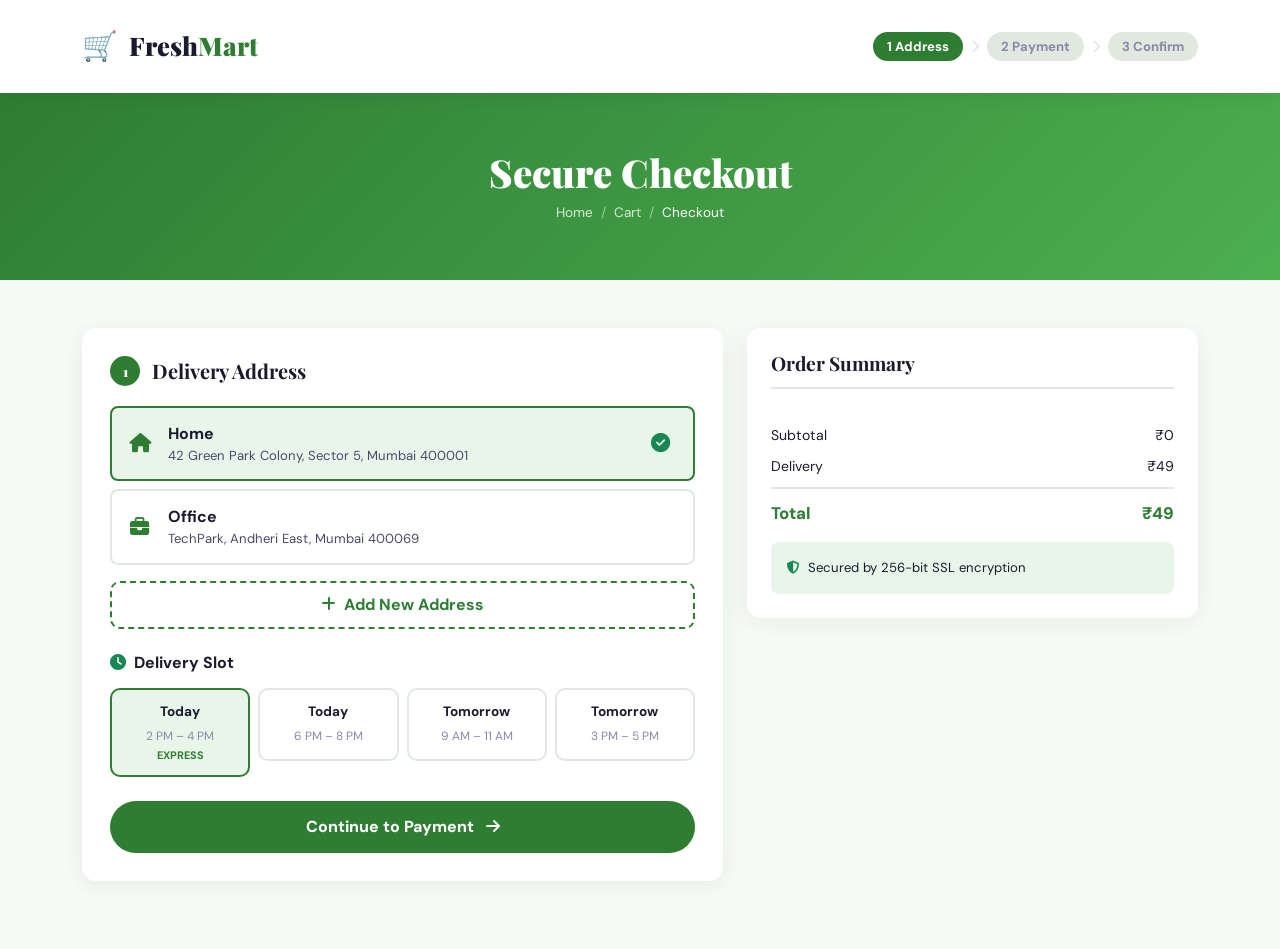
<file: pages/checkout.html>
<!DOCTYPE html>
<html lang="en">
<head>
  <meta charset="UTF-8"/>
  <meta name="viewport" content="width=device-width, initial-scale=1.0"/>
  <title>Checkout – FreshMart</title>
  <link rel="stylesheet" href="https://cdn.jsdelivr.net/npm/bootstrap@5.3.0/dist/css/bootstrap.min.css"/>
  <link rel="stylesheet" href="https://cdnjs.cloudflare.com/ajax/libs/font-awesome/6.4.0/css/all.min.css"/>
  <link href="https://fonts.googleapis.com/css2?family=Playfair+Display:wght@700;900&family=DM+Sans:wght@300;400;500;600&display=swap" rel="stylesheet"/>
  <link rel="stylesheet" href="../css/style.css"/>
  <style>
    .step-badge{padding:5px 14px;border-radius:20px;background:var(--border);color:var(--text-light);font-weight:700}
    .step-badge.active-step{background:var(--green);color:#fff}
    .step-badge.done-step{background:var(--green-pale);color:var(--green)}
    .slot-card{border:2px solid var(--border);border-radius:10px;padding:12px;cursor:pointer;text-align:center;transition:all 0.2s}
    .slot-card.selected,.slot-card:hover{border-color:var(--green);background:var(--green-pale)}
    .slot-card strong{display:block;font-size:0.85rem}
    .slot-card small{color:var(--text-light);font-size:0.75rem}
  </style>
</head>
<body>

<nav class="navbar main-nav sticky-top">
  <div class="container d-flex justify-content-between align-items-center py-2">
    <a class="navbar-brand" href="../index.html">
      <span class="brand-icon">🛒</span>
      <span class="brand-name">Fresh<span>Mart</span></span>
    </a>
    <div class="d-none d-md-flex align-items-center gap-2" style="font-size:0.82rem">
      <span class="step-badge active-step" id="sb1">1 Address</span>
      <i class="fas fa-chevron-right" style="color:var(--border)"></i>
      <span class="step-badge" id="sb2">2 Payment</span>
      <i class="fas fa-chevron-right" style="color:var(--border)"></i>
      <span class="step-badge" id="sb3">3 Confirm</span>
    </div>
  </div>
</nav>

<div class="page-hero">
  <div class="container">
    <h1>Secure Checkout</h1>
    <nav aria-label="breadcrumb" class="mt-2">
      <ol class="breadcrumb">
        <li class="breadcrumb-item"><a href="../index.html">Home</a></li>
        <li class="breadcrumb-item"><a href="cart.html">Cart</a></li>
        <li class="breadcrumb-item active">Checkout</li>
      </ol>
    </nav>
  </div>
</div>

<section class="py-5" style="background:var(--off-white)">
  <div class="container">
    <div class="row g-4">
      <div class="col-lg-7">

        <!-- STEP 1: ADDRESS -->
        <div id="step1" class="checkout-step">
          <h5><span class="step-num">1</span> Delivery Address</h5>
          <div class="mb-3">
            <div class="payment-option selected mb-2" id="addr-home" onclick="selectAddress('home')">
              <i class="fas fa-home" style="color:var(--green)"></i>
              <div><strong>Home</strong><div style="font-size:0.82rem;color:var(--text-mid)">42 Green Park Colony, Sector 5, Mumbai 400001</div></div>
              <i class="fas fa-check-circle ms-auto text-success" id="chk-home"></i>
            </div>
            <div class="payment-option mb-2" id="addr-office" onclick="selectAddress('office')">
              <i class="fas fa-briefcase" style="color:var(--green)"></i>
              <div><strong>Office</strong><div style="font-size:0.82rem;color:var(--text-mid)">TechPark, Andheri East, Mumbai 400069</div></div>
              <i class="fas fa-check-circle ms-auto text-success d-none" id="chk-office"></i>
            </div>
          </div>
          <button class="btn w-100 mb-4" style="border:2px dashed var(--green);color:var(--green);border-radius:10px;font-weight:700;padding:10px;background:transparent" onclick="document.getElementById('newAddrForm').classList.toggle('d-none')">
            <i class="fas fa-plus me-2"></i>Add New Address
          </button>
          <div id="newAddrForm" class="d-none mb-4">
            <div class="row g-3">
              <div class="col-6"><label class="form-label small fw-bold">Full Name *</label><input type="text" class="form-control-fresh w-100" placeholder="Your full name"/></div>
              <div class="col-6"><label class="form-label small fw-bold">Phone *</label><input type="tel" class="form-control-fresh w-100" placeholder="+91 98765 43210"/></div>
              <div class="col-12"><label class="form-label small fw-bold">Address Line 1 *</label><input type="text" class="form-control-fresh w-100" placeholder="House/Flat no., Street"/></div>
              <div class="col-12"><label class="form-label small fw-bold">Landmark</label><input type="text" class="form-control-fresh w-100" placeholder="Near..."/></div>
              <div class="col-4"><label class="form-label small fw-bold">City *</label><input type="text" class="form-control-fresh w-100" placeholder="City"/></div>
              <div class="col-4"><label class="form-label small fw-bold">State *</label>
                <select class="form-control-fresh w-100"><option>Maharashtra</option><option>Delhi</option><option>Karnataka</option><option>Gujarat</option></select>
              </div>
              <div class="col-4"><label class="form-label small fw-bold">PIN Code *</label><input type="text" class="form-control-fresh w-100" placeholder="400001"/></div>
            </div>
          </div>
          <h6 class="fw-bold mb-3"><i class="fas fa-clock me-2 text-success"></i>Delivery Slot</h6>
          <div class="row g-2 mb-4" id="slotGrid">
            <div class="col-6 col-md-3"><div class="slot-card selected" onclick="selectSlot(this)"><strong>Today</strong><small>2 PM – 4 PM</small><span style="font-size:0.68rem;color:var(--green);font-weight:700;display:block">EXPRESS</span></div></div>
            <div class="col-6 col-md-3"><div class="slot-card" onclick="selectSlot(this)"><strong>Today</strong><small>6 PM – 8 PM</small></div></div>
            <div class="col-6 col-md-3"><div class="slot-card" onclick="selectSlot(this)"><strong>Tomorrow</strong><small>9 AM – 11 AM</small></div></div>
            <div class="col-6 col-md-3"><div class="slot-card" onclick="selectSlot(this)"><strong>Tomorrow</strong><small>3 PM – 5 PM</small></div></div>
          </div>
          <button class="btn-checkout" onclick="goToStep(2)">Continue to Payment <i class="fas fa-arrow-right ms-2"></i></button>
        </div>

        <!-- STEP 2: PAYMENT -->
        <div id="step2" class="checkout-step d-none">
          <h5><span class="step-num">2</span> Payment Method</h5>
          <div id="paymentOptions">
            <div class="payment-option selected mb-2" onclick="selectPayment(this,'upi')">
              <i class="fas fa-mobile-alt" style="color:var(--green)"></i>
              <div><strong>UPI Payment</strong><div style="font-size:0.82rem;color:var(--text-mid)">GPay, PhonePe, Paytm, BHIM</div></div>
              <i class="fas fa-check-circle ms-auto text-success" id="chkUpi"></i>
            </div>
            <div id="upiInput" class="mb-3 ps-4">
              <input type="text" class="form-control-fresh" placeholder="Enter UPI ID (e.g. name@upi)" style="max-width:300px"/>
            </div>
            <div class="payment-option mb-2" onclick="selectPayment(this,'card')">
              <i class="fas fa-credit-card" style="color:#1565c0"></i>
              <div><strong>Credit / Debit Card</strong><div style="font-size:0.82rem;color:var(--text-mid)">Visa, Mastercard, RuPay</div></div>
              <i class="fas fa-check-circle ms-auto text-success d-none" id="chkCard"></i>
            </div>
            <div id="cardForm" class="d-none mb-3 ps-4">
              <div class="row g-3" style="max-width:380px">
                <div class="col-12"><input type="text" class="form-control-fresh w-100" placeholder="Card Number" maxlength="19"/></div>
                <div class="col-7"><input type="text" class="form-control-fresh w-100" placeholder="MM / YY"/></div>
                <div class="col-5"><input type="text" class="form-control-fresh w-100" placeholder="CVV" maxlength="3"/></div>
                <div class="col-12"><input type="text" class="form-control-fresh w-100" placeholder="Name on card"/></div>
              </div>
            </div>
            <div class="payment-option mb-2" onclick="selectPayment(this,'netbanking')">
              <i class="fas fa-university" style="color:#f57c00"></i>
              <div><strong>Net Banking</strong><div style="font-size:0.82rem;color:var(--text-mid)">All major banks supported</div></div>
              <i class="fas fa-check-circle ms-auto text-success d-none" id="chkNet"></i>
            </div>
            <div class="payment-option mb-2" onclick="selectPayment(this,'cod')">
              <i class="fas fa-money-bill-wave" style="color:#2e7d32"></i>
              <div><strong>Cash on Delivery</strong><div style="font-size:0.82rem;color:var(--text-mid)">Pay when your order arrives</div></div>
              <i class="fas fa-check-circle ms-auto text-success d-none" id="chkCod"></i>
            </div>
          </div>
          <div class="d-flex gap-3 mt-4">
            <button class="btn btn-outline-secondary flex-shrink-0" style="border-radius:50px;font-weight:700;padding:12px 24px" onclick="goToStep(1)"><i class="fas fa-arrow-left me-2"></i>Back</button>
            <button class="btn-checkout flex-1" onclick="goToStep(3)">Review Order <i class="fas fa-arrow-right ms-2"></i></button>
          </div>
        </div>

        <!-- STEP 3: REVIEW -->
        <div id="step3" class="checkout-step d-none">
          <h5><span class="step-num">3</span> Review &amp; Confirm</h5>
          <div class="mb-4 p-3 rounded-3" style="background:var(--green-pale)">
            <div class="d-flex gap-3">
              <i class="fas fa-map-marker-alt text-success mt-1"></i>
              <div><strong>Delivering to:</strong><div style="font-size:0.85rem;color:var(--text-mid)" id="reviewAddr">42 Green Park Colony, Mumbai 400001</div></div>
            </div>
            <div class="d-flex gap-3 mt-2">
              <i class="fas fa-clock text-success mt-1"></i>
              <div><strong>Slot:</strong><div style="font-size:0.85rem;color:var(--text-mid)" id="reviewSlot">Today, 2 PM – 4 PM</div></div>
            </div>
            <div class="d-flex gap-3 mt-2">
              <i class="fas fa-credit-card text-success mt-1"></i>
              <div><strong>Payment:</strong><div style="font-size:0.85rem;color:var(--text-mid)" id="reviewPayment">UPI Payment</div></div>
            </div>
          </div>
          <div id="reviewItems" class="mb-4"></div>
          <div class="d-flex gap-3">
            <button class="btn btn-outline-secondary flex-shrink-0" style="border-radius:50px;font-weight:700;padding:12px 24px" onclick="goToStep(2)"><i class="fas fa-arrow-left me-2"></i>Back</button>
            <button class="btn-checkout flex-1" onclick="placeOrder()"><i class="fas fa-lock me-2"></i>Place Order</button>
          </div>
        </div>

      </div>

      <!-- Right: Order Summary -->
      <div class="col-lg-5">
        <div class="order-summary-card" id="summaryCard">
          <h5>Order Summary</h5>
          <div id="summaryItems" style="max-height:280px;overflow-y:auto"></div>
          <div class="summary-row mt-3"><span>Subtotal</span><span id="sumSubtotal">₹0</span></div>
          <div class="summary-row"><span>Delivery</span><span id="sumDelivery">₹49</span></div>
          <div class="summary-row total"><span>Total</span><span id="sumTotal">₹0</span></div>
          <div class="mt-3 p-3 rounded-3 d-flex align-items-center gap-2" style="background:#e8f5e9;font-size:0.82rem">
            <i class="fas fa-shield-alt text-success"></i>
            <span>Secured by 256-bit SSL encryption</span>
          </div>
        </div>
      </div>
    </div>

    <!-- Success Modal -->
    <div class="modal fade" id="successModal" tabindex="-1" data-bs-backdrop="static">
      <div class="modal-dialog modal-dialog-centered">
        <div class="modal-content text-center p-4">
          <div style="font-size:4rem;margin-bottom:16px">🎉</div>
          <h3 style="font-family:var(--font-display);font-weight:900;color:var(--green)">Order Placed!</h3>
          <p style="color:var(--text-mid)">Your order <strong id="orderId"></strong> has been placed successfully. You'll receive a confirmation shortly.</p>
          <div class="d-flex flex-column gap-2 mt-3">
            <a href="dashboard.html" class="btn-checkout text-decoration-none text-center">Track My Order</a>
            <a href="products.html" class="btn btn-outline-secondary" style="border-radius:50px;font-weight:700">Continue Shopping</a>
          </div>
        </div>
      </div>
    </div>

  </div>
</section>

<div class="toast-container position-fixed bottom-0 end-0 p-3">
  <div id="liveToast" class="toast"><div class="toast-header"><strong class="me-auto">FreshMart</strong><button type="button" class="btn-close" data-bs-dismiss="toast"></button></div><div class="toast-body" id="toastMsg"></div></div>
</div>

<script src="https://cdn.jsdelivr.net/npm/bootstrap@5.3.0/dist/js/bootstrap.bundle.min.js"></script>
<script src="../js/data.js"></script>
<script src="../js/cart.js"></script>
<script>
let selectedAddr = 'home', selectedPayment = 'upi', selectedSlot = 'Today 2PM-4PM';

function goToStep(n) {
  [1,2,3].forEach(i => { document.getElementById('step'+i).classList.add('d-none'); document.getElementById('sb'+i).className='step-badge'; });
  document.getElementById('step'+n).classList.remove('d-none');
  for(let i=1;i<n;i++) document.getElementById('sb'+i).className='step-badge done-step';
  document.getElementById('sb'+n).className='step-badge active-step';
  if(n===3) renderReview();
  window.scrollTo({top:200,behavior:'smooth'});
}

function selectAddress(type) {
  selectedAddr = type;
  ['home','office'].forEach(t => {
    document.getElementById('addr-'+t).classList.toggle('selected', t===type);
    document.getElementById('chk-'+t).classList.toggle('d-none', t!==type);
  });
}

function selectPayment(el, type) {
  selectedPayment = type;
  document.querySelectorAll('#paymentOptions .payment-option').forEach(o => o.classList.remove('selected'));
  el.classList.add('selected');
  ['upi','card','net','cod'].forEach(t => document.getElementById('chk'+t.charAt(0).toUpperCase()+t.slice(1))?.classList.add('d-none'));
  document.getElementById('chk'+type.charAt(0).toUpperCase()+type.slice(1))?.classList.remove('d-none');
  document.getElementById('upiInput')?.classList.toggle('d-none', type!=='upi');
  document.getElementById('cardForm')?.classList.toggle('d-none', type!=='card');
}

function selectSlot(el) {
  document.querySelectorAll('.slot-card').forEach(c => c.classList.remove('selected'));
  el.classList.add('selected');
  selectedSlot = el.querySelector('strong').textContent + ', ' + el.querySelector('small').textContent;
}

function renderReview() {
  const cart = getCart();
  document.getElementById('reviewAddr').textContent = selectedAddr==='home' ? '42 Green Park Colony, Mumbai 400001' : 'TechPark, Andheri East, Mumbai 400069';
  document.getElementById('reviewSlot').textContent = selectedSlot;
  const labels = {upi:'UPI Payment', card:'Credit/Debit Card', netbanking:'Net Banking', cod:'Cash on Delivery'};
  document.getElementById('reviewPayment').textContent = labels[selectedPayment] || selectedPayment;
  document.getElementById('reviewItems').innerHTML = cart.map(item => {
    const p = PRODUCTS.find(x=>x.id===item.id);
    return p ? `<div class="d-flex align-items-center gap-3 mb-2 p-2 rounded-3" style="background:var(--off-white)">
      <span style="font-size:1.8rem">${p.emoji}</span>
      <div class="flex-1"><div style="font-size:0.88rem;font-weight:700">${p.name}</div><div style="font-size:0.75rem;color:var(--text-light)">Qty: ${item.qty}</div></div>
      <strong style="color:var(--green)">₹${p.price*item.qty}</strong>
    </div>` : '';
  }).join('');
}

function placeOrder() {
  const btn = document.querySelector('#step3 .btn-checkout');
  btn.innerHTML = '<i class="fas fa-spinner fa-spin me-2"></i>Placing Order…';
  btn.disabled = true;
  setTimeout(() => {
    const orderId = '#FM-' + Math.floor(2000+Math.random()*999);
    document.getElementById('orderId').textContent = orderId;
    clearCart();
    new bootstrap.Modal(document.getElementById('successModal')).show();
  }, 1800);
}

function renderSummary() {
  const cart = getCart();
  const subtotal = getCartTotal();
  const delivery = subtotal >= 499 ? 0 : 49;
  document.getElementById('summaryItems').innerHTML = cart.map(item => {
    const p = PRODUCTS.find(x=>x.id===item.id);
    return p ? `<div class="d-flex align-items-center gap-2 mb-2">
      <span style="font-size:1.4rem">${p.emoji}</span>
      <span style="font-size:0.82rem;flex:1">${p.name} × ${item.qty}</span>
      <span style="font-size:0.85rem;font-weight:700;color:var(--green)">₹${p.price*item.qty}</span>
    </div>` : '';
  }).join('');
  document.getElementById('sumSubtotal').textContent = '₹'+subtotal;
  document.getElementById('sumDelivery').textContent = delivery===0 ? 'FREE' : '₹'+delivery;
  document.getElementById('sumTotal').textContent = '₹'+(subtotal+delivery);
}

document.addEventListener('DOMContentLoaded', () => { updateCartBadge(); renderSummary(); });
</script>
</body>
</html>
</file>
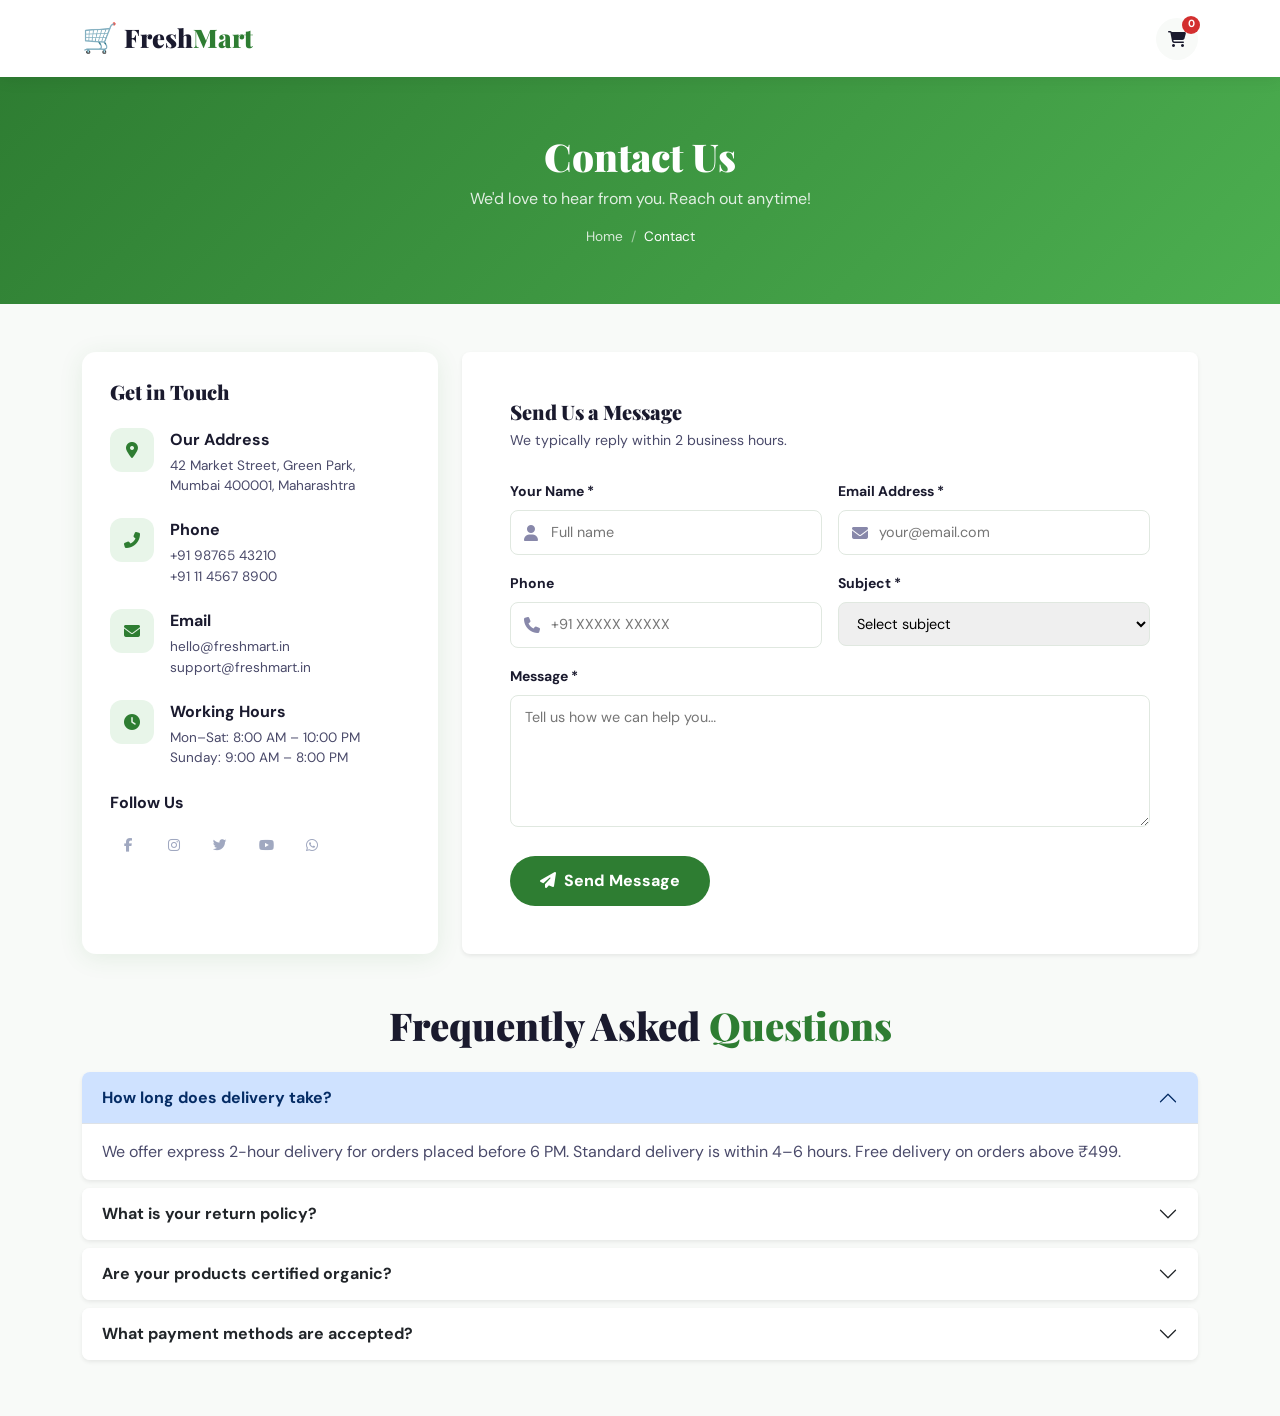
<file: pages/contact.html>
<!DOCTYPE html>
<html lang="en">
<head>
  <meta charset="UTF-8"/>
  <meta name="viewport" content="width=device-width, initial-scale=1.0"/>
  <title>Contact Us – FreshMart</title>
  <link rel="stylesheet" href="https://cdn.jsdelivr.net/npm/bootstrap@5.3.0/dist/css/bootstrap.min.css"/>
  <link rel="stylesheet" href="https://cdnjs.cloudflare.com/ajax/libs/font-awesome/6.4.0/css/all.min.css"/>
  <link href="https://fonts.googleapis.com/css2?family=Playfair+Display:wght@700;900&family=DM+Sans:wght@300;400;500;600&display=swap" rel="stylesheet"/>
  <link rel="stylesheet" href="../css/style.css"/>
</head>
<body>
<nav class="navbar main-nav sticky-top">
  <div class="container d-flex justify-content-between align-items-center">
    <a class="navbar-brand" href="../index.html"><span class="brand-icon">🛒</span><span class="brand-name">Fresh<span>Mart</span></span></a>
    <div class="nav-actions d-flex gap-3">
      <a href="cart.html" class="nav-icon-btn"><i class="fas fa-shopping-cart"></i><span class="badge" id="cartCount">0</span></a>
    </div>
  </div>
</nav>
<div class="page-hero">
  <div class="container">
    <h1>Contact Us</h1>
    <p class="mt-2" style="opacity:0.85">We'd love to hear from you. Reach out anytime!</p>
    <nav aria-label="breadcrumb" class="mt-2"><ol class="breadcrumb"><li class="breadcrumb-item"><a href="../index.html">Home</a></li><li class="breadcrumb-item active">Contact</li></ol></nav>
  </div>
</div>
<section class="py-5" style="background:var(--off-white)">
  <div class="container">
    <div class="row g-4">
      <div class="col-lg-4">
        <div class="contact-info-card">
          <h5 style="font-family:var(--font-display);font-weight:900;margin-bottom:24px">Get in Touch</h5>
          <div class="info-item"><div class="info-icon"><i class="fas fa-map-marker-alt"></i></div><div><strong>Our Address</strong><p style="font-size:0.85rem;color:var(--text-mid);margin:4px 0 0">42 Market Street, Green Park,<br/>Mumbai 400001, Maharashtra</p></div></div>
          <div class="info-item"><div class="info-icon"><i class="fas fa-phone-alt"></i></div><div><strong>Phone</strong><p style="font-size:0.85rem;color:var(--text-mid);margin:4px 0 0">+91 98765 43210<br/>+91 11 4567 8900</p></div></div>
          <div class="info-item"><div class="info-icon"><i class="fas fa-envelope"></i></div><div><strong>Email</strong><p style="font-size:0.85rem;color:var(--text-mid);margin:4px 0 0">hello@freshmart.in<br/>support@freshmart.in</p></div></div>
          <div class="info-item"><div class="info-icon"><i class="fas fa-clock"></i></div><div><strong>Working Hours</strong><p style="font-size:0.85rem;color:var(--text-mid);margin:4px 0 0">Mon–Sat: 8:00 AM – 10:00 PM<br/>Sunday: 9:00 AM – 8:00 PM</p></div></div>
          <div class="mt-4">
            <h6 class="fw-bold mb-3">Follow Us</h6>
            <div class="social-links">
              <a href="#"><i class="fab fa-facebook-f"></i></a>
              <a href="#"><i class="fab fa-instagram"></i></a>
              <a href="#"><i class="fab fa-twitter"></i></a>
              <a href="#"><i class="fab fa-youtube"></i></a>
              <a href="#"><i class="fab fa-whatsapp"></i></a>
            </div>
          </div>
        </div>
      </div>
      <div class="col-lg-8">
        <div class="bg-white rounded-3 p-4 p-md-5 shadow-sm">
          <h5 style="font-family:var(--font-display);font-weight:900;margin-bottom:6px">Send Us a Message</h5>
          <p style="color:var(--text-mid);font-size:0.88rem;margin-bottom:28px">We typically reply within 2 business hours.</p>
          <div id="formSuccess" class="alert alert-success d-none py-3">
            <i class="fas fa-check-circle me-2"></i>Thanks! Your message has been sent. We'll get back to you soon.
          </div>
          <div class="row g-3">
            <div class="col-md-6">
              <label class="form-label small fw-bold">Your Name *</label>
              <div class="input-icon-wrap"><i class="fas fa-user"></i><input type="text" id="cName" class="form-control-fresh" placeholder="Full name"/></div>
            </div>
            <div class="col-md-6">
              <label class="form-label small fw-bold">Email Address *</label>
              <div class="input-icon-wrap"><i class="fas fa-envelope"></i><input type="email" id="cEmail" class="form-control-fresh" placeholder="your@email.com"/></div>
            </div>
            <div class="col-md-6">
              <label class="form-label small fw-bold">Phone</label>
              <div class="input-icon-wrap"><i class="fas fa-phone"></i><input type="tel" id="cPhone" class="form-control-fresh" placeholder="+91 XXXXX XXXXX"/></div>
            </div>
            <div class="col-md-6">
              <label class="form-label small fw-bold">Subject *</label>
              <select class="form-control-fresh w-100" id="cSubject">
                <option value="">Select subject</option>
                <option>Order Issue</option>
                <option>Delivery Problem</option>
                <option>Product Quality</option>
                <option>Payment Query</option>
                <option>General Inquiry</option>
                <option>Feedback</option>
              </select>
            </div>
            <div class="col-12">
              <label class="form-label small fw-bold">Message *</label>
              <textarea id="cMessage" class="form-control-fresh w-100" rows="5" placeholder="Tell us how we can help you…" style="resize:vertical"></textarea>
            </div>
            <div class="col-12">
              <button class="btn-auth" style="max-width:200px" onclick="submitContact()">
                <i class="fas fa-paper-plane me-2"></i>Send Message
              </button>
            </div>
          </div>
        </div>
      </div>
    </div>

    <!-- FAQ -->
    <div class="mt-5">
      <div class="section-header mb-4"><h2>Frequently Asked <span>Questions</span></h2></div>
      <div class="accordion" id="faqAccordion">
        <div class="accordion-item border-0 mb-2 rounded-3 overflow-hidden shadow-sm">
          <h2 class="accordion-header"><button class="accordion-button fw-bold" type="button" data-bs-toggle="collapse" data-bs-target="#faq1">How long does delivery take?</button></h2>
          <div id="faq1" class="accordion-collapse collapse show" data-bs-parent="#faqAccordion"><div class="accordion-body" style="color:var(--text-mid)">We offer express 2-hour delivery for orders placed before 6 PM. Standard delivery is within 4–6 hours. Free delivery on orders above ₹499.</div></div>
        </div>
        <div class="accordion-item border-0 mb-2 rounded-3 overflow-hidden shadow-sm">
          <h2 class="accordion-header"><button class="accordion-button fw-bold collapsed" type="button" data-bs-toggle="collapse" data-bs-target="#faq2">What is your return policy?</button></h2>
          <div id="faq2" class="accordion-collapse collapse" data-bs-parent="#faqAccordion"><div class="accordion-body" style="color:var(--text-mid)">We have a hassle-free 24-hour return policy for perishables and 7-day return policy for packaged goods. Simply contact us and we'll arrange a pickup.</div></div>
        </div>
        <div class="accordion-item border-0 mb-2 rounded-3 overflow-hidden shadow-sm">
          <h2 class="accordion-header"><button class="accordion-button fw-bold collapsed" type="button" data-bs-toggle="collapse" data-bs-target="#faq3">Are your products certified organic?</button></h2>
          <div id="faq3" class="accordion-collapse collapse" data-bs-parent="#faqAccordion"><div class="accordion-body" style="color:var(--text-mid)">Yes! All our organic products are certified by APEDA and sourced directly from registered organic farms. Look for the green "Organic" badge on product listings.</div></div>
        </div>
        <div class="accordion-item border-0 mb-2 rounded-3 overflow-hidden shadow-sm">
          <h2 class="accordion-header"><button class="accordion-button fw-bold collapsed" type="button" data-bs-toggle="collapse" data-bs-target="#faq4">What payment methods are accepted?</button></h2>
          <div id="faq4" class="accordion-collapse collapse" data-bs-parent="#faqAccordion"><div class="accordion-body" style="color:var(--text-mid)">We accept UPI (GPay, PhonePe, Paytm), Credit/Debit cards (Visa, Mastercard, RuPay), Net Banking, and Cash on Delivery.</div></div>
        </div>
      </div>
    </div>
  </div>
</section>

<div class="toast-container position-fixed bottom-0 end-0 p-3">
  <div id="liveToast" class="toast"><div class="toast-header"><strong class="me-auto">FreshMart</strong><button type="button" class="btn-close" data-bs-dismiss="toast"></button></div><div class="toast-body" id="toastMsg"></div></div>
</div>
<script src="https://cdn.jsdelivr.net/npm/bootstrap@5.3.0/dist/js/bootstrap.bundle.min.js"></script>
<script src="../js/data.js"></script>
<script src="../js/cart.js"></script>
<script>
function submitContact() {
  const name = document.getElementById('cName').value.trim();
  const email = document.getElementById('cEmail').value.trim();
  const subject = document.getElementById('cSubject').value;
  const message = document.getElementById('cMessage').value.trim();
  if (!name || !email || !subject || !message) { alert('Please fill in all required fields.'); return; }
  const btn = document.querySelector('.btn-auth');
  btn.innerHTML = '<i class="fas fa-spinner fa-spin me-2"></i>Sending…';
  btn.disabled = true;
  setTimeout(() => {
    document.getElementById('formSuccess').classList.remove('d-none');
    btn.innerHTML = '<i class="fas fa-paper-plane me-2"></i>Send Message';
    btn.disabled = false;
    ['cName','cEmail','cPhone','cMessage'].forEach(id => document.getElementById(id).value='');
    document.getElementById('cSubject').value='';
    window.scrollTo({top:300,behavior:'smooth'});
  }, 1400);
}
document.addEventListener('DOMContentLoaded', updateCartBadge);
</script>
</body>
</html>
</file>
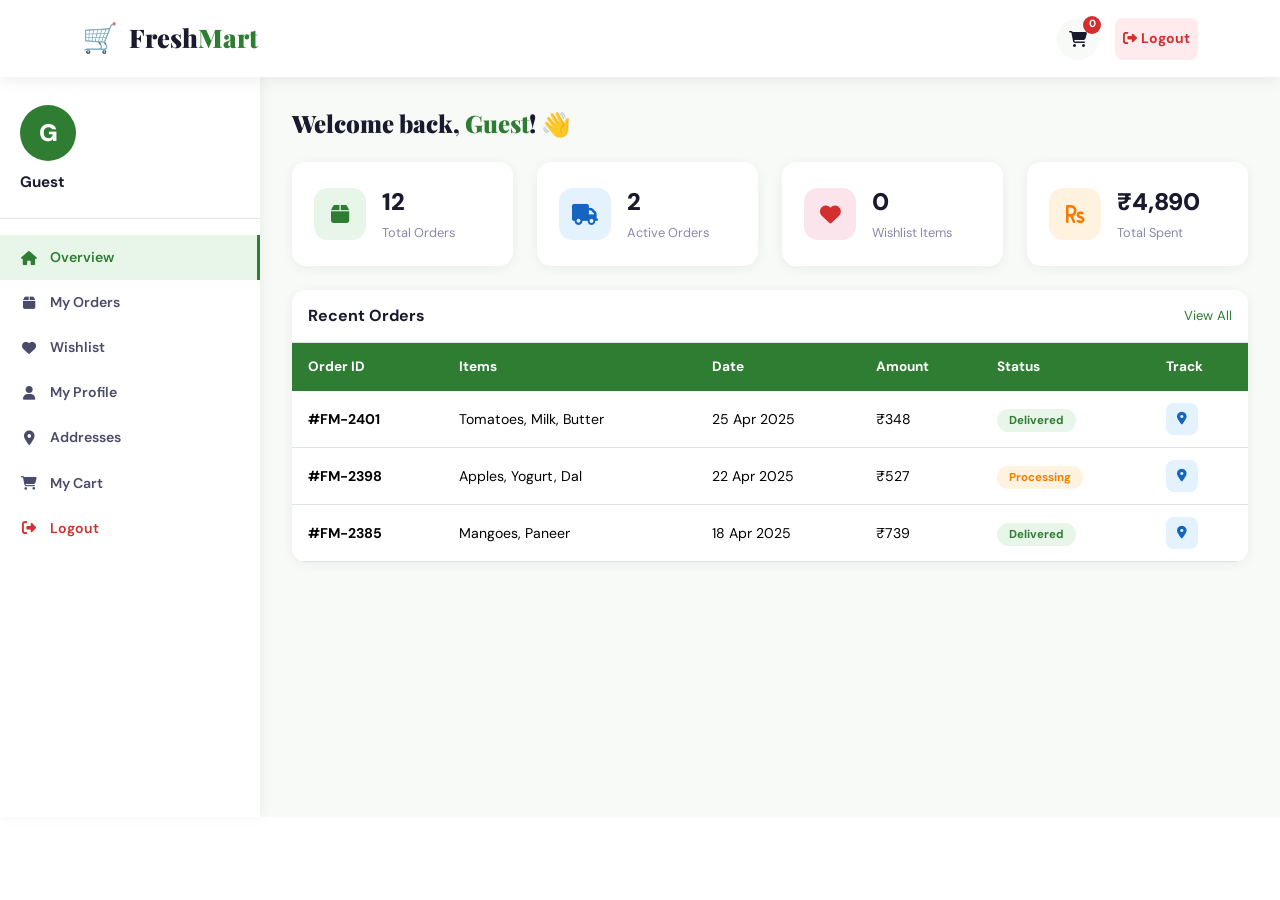
<file: pages/dashboard.html>
<!DOCTYPE html>
<html lang="en">
<head>
  <meta charset="UTF-8"/>
  <meta name="viewport" content="width=device-width, initial-scale=1.0"/>
  <title>Dashboard – FreshMart</title>
  <link rel="stylesheet" href="https://cdn.jsdelivr.net/npm/bootstrap@5.3.0/dist/css/bootstrap.min.css"/>
  <link rel="stylesheet" href="https://cdnjs.cloudflare.com/ajax/libs/font-awesome/6.4.0/css/all.min.css"/>
  <link href="https://fonts.googleapis.com/css2?family=Playfair+Display:wght@700;900&family=DM+Sans:wght@300;400;500;600&display=swap" rel="stylesheet"/>
  <link rel="stylesheet" href="../css/style.css"/>
</head>
<body>

<nav class="navbar main-nav sticky-top">
  <div class="container d-flex justify-content-between align-items-center">
    <a class="navbar-brand" href="../index.html">
      <span class="brand-icon">🛒</span>
      <span class="brand-name">Fresh<span>Mart</span></span>
    </a>
    <div class="nav-actions d-flex gap-3">
      <a href="cart.html" class="nav-icon-btn"><i class="fas fa-shopping-cart"></i><span class="badge" id="cartCount">0</span></a>
      <button onclick="logoutUser()" class="btn btn-sm" style="background:#ffebee;color:var(--red);border-radius:8px;font-weight:700;border:none">
        <i class="fas fa-sign-out-alt me-1"></i>Logout
      </button>
    </div>
  </div>
</nav>

<div class="dashboard-layout">

  <!-- Sidebar -->
  <aside class="dashboard-sidebar d-none d-lg-block">
    <div class="sidebar-user">
      <div class="user-avatar" id="userAvatar">U</div>
      <strong id="userName">User</strong>
      <span id="userEmail">user@email.com</span>
    </div>
    <nav class="sidebar-nav">
      <a href="#overview" class="active" onclick="showTab('overview', this)"><i class="fas fa-home"></i> Overview</a>
      <a href="#orders" onclick="showTab('orders', this)"><i class="fas fa-box"></i> My Orders</a>
      <a href="#wishlist" onclick="showTab('wishlist', this)"><i class="fas fa-heart"></i> Wishlist</a>
      <a href="#profile" onclick="showTab('profile', this)"><i class="fas fa-user"></i> My Profile</a>
      <a href="#addresses" onclick="showTab('addresses', this)"><i class="fas fa-map-marker-alt"></i> Addresses</a>
      <a href="cart.html"><i class="fas fa-shopping-cart"></i> My Cart</a>
      <a href="#" onclick="logoutUser()" style="color:var(--red)"><i class="fas fa-sign-out-alt"></i> Logout</a>
    </nav>
  </aside>

  <!-- Content -->
  <main class="dashboard-content">

    <!-- Tab: Overview -->
    <div id="tab-overview">
      <h4 style="font-family:var(--font-display);font-weight:900;margin-bottom:24px">
        Welcome back, <span id="greetName" style="color:var(--green)">User</span>! 👋
      </h4>

      <div class="row g-4 mb-4">
        <div class="col-6 col-lg-3">
          <div class="dash-stat-card">
            <div class="dash-stat-icon" style="background:#e8f5e9;color:var(--green)"><i class="fas fa-box"></i></div>
            <div><strong>12</strong><span>Total Orders</span></div>
          </div>
        </div>
        <div class="col-6 col-lg-3">
          <div class="dash-stat-card">
            <div class="dash-stat-icon" style="background:#e3f2fd;color:#1565c0"><i class="fas fa-truck"></i></div>
            <div><strong>2</strong><span>Active Orders</span></div>
          </div>
        </div>
        <div class="col-6 col-lg-3">
          <div class="dash-stat-card">
            <div class="dash-stat-icon" style="background:#fce4ec;color:var(--red)"><i class="fas fa-heart"></i></div>
            <div><strong id="wlCount">0</strong><span>Wishlist Items</span></div>
          </div>
        </div>
        <div class="col-6 col-lg-3">
          <div class="dash-stat-card">
            <div class="dash-stat-icon" style="background:#fff3e0;color:var(--orange)"><i class="fas fa-rupee-sign"></i></div>
            <div><strong>₹4,890</strong><span>Total Spent</span></div>
          </div>
        </div>
      </div>

      <!-- Recent Orders -->
      <div class="admin-table">
        <div class="d-flex justify-content-between align-items-center p-3 border-bottom">
          <h6 style="font-weight:700;margin:0">Recent Orders</h6>
          <a href="#orders" onclick="showTab('orders', null)" style="font-size:0.82rem;color:var(--green)">View All</a>
        </div>
        <div class="table-responsive">
          <table class="table table-hover mb-0">
            <thead><tr><th>Order ID</th><th>Items</th><th>Date</th><th>Amount</th><th>Status</th><th>Track</th></tr></thead>
            <tbody>
              <tr>
                <td><strong>#FM-2401</strong></td>
                <td>Tomatoes, Milk, Butter</td>
                <td>25 Apr 2025</td>
                <td>₹348</td>
                <td><span class="status-badge status-delivered">Delivered</span></td>
                <td><button class="btn-icon btn-edit" onclick="showTracking('FM-2401')"><i class="fas fa-map-marker-alt"></i></button></td>
              </tr>
              <tr>
                <td><strong>#FM-2398</strong></td>
                <td>Apples, Yogurt, Dal</td>
                <td>22 Apr 2025</td>
                <td>₹527</td>
                <td><span class="status-badge status-processing">Processing</span></td>
                <td><button class="btn-icon btn-edit" onclick="showTracking('FM-2398')"><i class="fas fa-map-marker-alt"></i></button></td>
              </tr>
              <tr>
                <td><strong>#FM-2385</strong></td>
                <td>Mangoes, Paneer</td>
                <td>18 Apr 2025</td>
                <td>₹739</td>
                <td><span class="status-badge status-delivered">Delivered</span></td>
                <td><button class="btn-icon btn-edit"><i class="fas fa-map-marker-alt"></i></button></td>
              </tr>
            </tbody>
          </table>
        </div>
      </div>
    </div>

    <!-- Tab: Orders -->
    <div id="tab-orders" class="d-none">
      <h4 style="font-family:var(--font-display);font-weight:900;margin-bottom:24px">My Orders</h4>
      <div id="trackingPanel" class="d-none mb-4 bg-white rounded-3 p-4 shadow-sm">
        <h6 style="font-weight:700">📦 Order Tracking – <span id="trackOrderId"></span></h6>
        <div class="tracking-timeline mt-3">
          <div class="track-step">
            <div class="track-icon done"><i class="fas fa-check"></i></div>
            <div><strong>Order Placed</strong><br/><small style="color:var(--text-light)">25 Apr 2025, 10:30 AM</small></div>
          </div>
          <div class="track-connector"></div>
          <div class="track-step">
            <div class="track-icon done"><i class="fas fa-store"></i></div>
            <div><strong>Processing at Warehouse</strong><br/><small style="color:var(--text-light)">25 Apr 2025, 11:00 AM</small></div>
          </div>
          <div class="track-connector"></div>
          <div class="track-step">
            <div class="track-icon done"><i class="fas fa-truck"></i></div>
            <div><strong>Out for Delivery</strong><br/><small style="color:var(--text-light)">25 Apr 2025, 2:15 PM</small></div>
          </div>
          <div class="track-connector pending"></div>
          <div class="track-step">
            <div class="track-icon pending"><i class="fas fa-home"></i></div>
            <div><strong style="color:var(--text-light)">Delivered</strong><br/><small style="color:var(--text-light)">Expected: 4:00 PM</small></div>
          </div>
        </div>
        <button class="btn btn-sm mt-2" style="background:var(--border);border-radius:8px" onclick="document.getElementById('trackingPanel').classList.add('d-none')">Close</button>
      </div>
      <div class="admin-table">
        <div class="table-responsive">
          <table class="table table-hover mb-0">
            <thead><tr><th>Order ID</th><th>Items</th><th>Date</th><th>Amount</th><th>Status</th><th>Actions</th></tr></thead>
            <tbody>
              <tr><td><strong>#FM-2401</strong></td><td>Tomatoes, Milk, Butter</td><td>25 Apr 2025</td><td>₹348</td><td><span class="status-badge status-delivered">Delivered</span></td><td><button class="btn-icon btn-edit" onclick="showTracking('FM-2401')"><i class="fas fa-eye"></i></button></td></tr>
              <tr><td><strong>#FM-2398</strong></td><td>Apples, Yogurt, Dal</td><td>22 Apr 2025</td><td>₹527</td><td><span class="status-badge status-processing">Processing</span></td><td><button class="btn-icon btn-edit"><i class="fas fa-eye"></i></button></td></tr>
              <tr><td><strong>#FM-2385</strong></td><td>Mangoes, Paneer</td><td>18 Apr 2025</td><td>₹739</td><td><span class="status-badge status-delivered">Delivered</span></td><td><button class="btn-icon btn-edit"><i class="fas fa-eye"></i></button></td></tr>
              <tr><td><strong>#FM-2370</strong></td><td>Strawberries, Butter, Bread</td><td>12 Apr 2025</td><td>₹312</td><td><span class="status-badge status-cancelled">Cancelled</span></td><td><button class="btn-icon btn-delete"><i class="fas fa-redo"></i></button></td></tr>
            </tbody>
          </table>
        </div>
      </div>
    </div>

    <!-- Tab: Wishlist -->
    <div id="tab-wishlist" class="d-none">
      <h4 style="font-family:var(--font-display);font-weight:900;margin-bottom:24px">My Wishlist</h4>
      <div class="row g-4" id="wishlistGrid"></div>
      <div id="wishlistEmpty" class="wishlist-empty d-none">
        <i class="fas fa-heart-broken" style="font-size:3rem;color:var(--border)"></i>
        <h5 class="mt-3">No items in wishlist</h5>
        <a href="products.html" class="btn btn-primary-fresh mt-3">Browse Products</a>
      </div>
    </div>

    <!-- Tab: Profile -->
    <div id="tab-profile" class="d-none">
      <h4 style="font-family:var(--font-display);font-weight:900;margin-bottom:24px">My Profile</h4>
      <div class="bg-white rounded-3 p-4 shadow-sm" style="max-width:600px">
        <div class="d-flex align-items-center gap-4 mb-4 pb-4 border-bottom">
          <div class="user-avatar" style="width:70px;height:70px;font-size:1.8rem" id="profileAvatar">U</div>
          <div>
            <strong id="profileName" style="font-size:1.1rem;display:block"></strong>
            <span id="profileEmail" style="color:var(--text-light);font-size:0.85rem"></span>
            <div class="mt-1"><span class="status-badge status-delivered">Verified Account</span></div>
          </div>
        </div>
        <div class="row g-3">
          <div class="col-6">
            <label style="font-size:0.82rem;font-weight:600;display:block;margin-bottom:4px">First Name</label>
            <input type="text" class="form-control-fresh" id="pFirst" value="Demo"/>
          </div>
          <div class="col-6">
            <label style="font-size:0.82rem;font-weight:600;display:block;margin-bottom:4px">Last Name</label>
            <input type="text" class="form-control-fresh" id="pLast" value="User"/>
          </div>
          <div class="col-12">
            <label style="font-size:0.82rem;font-weight:600;display:block;margin-bottom:4px">Email</label>
            <input type="email" class="form-control-fresh" id="pEmail"/>
          </div>
          <div class="col-12">
            <label style="font-size:0.82rem;font-weight:600;display:block;margin-bottom:4px">Phone</label>
            <input type="tel" class="form-control-fresh" value="+91 98765 43210"/>
          </div>
        </div>
        <button class="btn-auth mt-4" style="max-width:200px" onclick="alert('Profile updated!')">Save Changes</button>
      </div>
    </div>

    <!-- Tab: Addresses -->
    <div id="tab-addresses" class="d-none">
      <div class="d-flex justify-content-between align-items-center mb-4">
        <h4 style="font-family:var(--font-display);font-weight:900;margin:0">Saved Addresses</h4>
        <button class="btn btn-sm" style="background:var(--green);color:#fff;border-radius:8px;font-weight:700;border:none" onclick="alert('Add address form coming soon!')">
          <i class="fas fa-plus me-1"></i>Add New
        </button>
      </div>
      <div class="row g-3">
        <div class="col-md-6">
          <div class="bg-white rounded-3 p-4 shadow-sm" style="border:2px solid var(--green)">
            <div class="d-flex justify-content-between align-items-start mb-2">
              <span class="status-badge status-delivered">Default</span>
              <button class="btn-icon btn-edit"><i class="fas fa-edit"></i></button>
            </div>
            <strong>Home</strong>
            <p style="font-size:0.85rem;color:var(--text-mid);margin:8px 0 0">42 Green Park Colony, Sector 5<br/>Mumbai, Maharashtra 400001<br/>+91 98765 43210</p>
          </div>
        </div>
        <div class="col-md-6">
          <div class="bg-white rounded-3 p-4 shadow-sm">
            <div class="d-flex justify-content-end mb-2">
              <button class="btn-icon btn-edit"><i class="fas fa-edit"></i></button>
            </div>
            <strong>Office</strong>
            <p style="font-size:0.85rem;color:var(--text-mid);margin:8px 0 0">TechPark, Building C, Floor 3<br/>Andheri East, Mumbai 400069<br/>+91 98765 43210</p>
          </div>
        </div>
      </div>
    </div>

  </main>
</div>

<div class="toast-container position-fixed bottom-0 end-0 p-3">
  <div id="liveToast" class="toast"><div class="toast-header"><strong class="me-auto">🛒 FreshMart</strong><button type="button" class="btn-close" data-bs-dismiss="toast"></button></div><div class="toast-body" id="toastMsg"></div></div>
</div>

<script src="https://cdn.jsdelivr.net/npm/bootstrap@5.3.0/dist/js/bootstrap.bundle.min.js"></script>
<script src="../js/data.js"></script>
<script src="../js/cart.js"></script>
<script>
function showTab(name, el) {
  document.querySelectorAll('[id^="tab-"]').forEach(t => t.classList.add('d-none'));
  document.getElementById(`tab-${name}`)?.classList.remove('d-none');
  document.querySelectorAll('.sidebar-nav a').forEach(a => a.classList.remove('active'));
  if (el) el.classList.add('active');
  if (name === 'wishlist') renderWishlistTab();
  return false;
}

function showTracking(id) {
  showTab('orders', null);
  document.getElementById('trackOrderId').textContent = '#' + id;
  document.getElementById('trackingPanel').classList.remove('d-none');
}

function renderWishlistTab() {
  const wl = getWishlist();
  const grid = document.getElementById('wishlistGrid');
  const empty = document.getElementById('wishlistEmpty');
  document.getElementById('wlCount').textContent = wl.length;
  if (!wl.length) { grid.innerHTML = ''; empty.classList.remove('d-none'); return; }
  empty.classList.add('d-none');
  grid.innerHTML = wl.map(id => {
    const p = PRODUCTS.find(x => x.id === id);
    if (!p) return '';
    return `<div class="col-6 col-md-4">
      <div class="product-card">
        <div class="product-img-wrap">
          <span class="product-emoji">${p.emoji}</span>
          <button class="wishlist-btn active" onclick="removeWL(${p.id}, this)"><i class="fas fa-heart"></i></button>
        </div>
        <div class="product-body">
          <div class="product-name">${p.name}</div>
          <div class="product-unit">${p.unit}</div>
          <div class="price-row"><span class="price">₹${p.price}</span></div>
          <button class="btn-add-cart w-100 mt-2" onclick="addToCart(${p.id})">
            <i class="fas fa-cart-plus"></i> Add to Cart
          </button>
        </div>
      </div>
    </div>`;
  }).join('');
}

function removeWL(id, btn) {
  toggleWishlist(id);
  renderWishlistTab();
}

document.addEventListener('DOMContentLoaded', () => {
  updateCartBadge();
  const user = getUser();
  const name = user?.name || 'Guest';
  document.getElementById('userAvatar').textContent = name.charAt(0).toUpperCase();
  document.getElementById('profileAvatar').textContent = name.charAt(0).toUpperCase();
  document.getElementById('userName').textContent = name;
  document.getElementById('userEmail').textContent = user?.email || '';
  document.getElementById('greetName').textContent = name.split(' ')[0];
  document.getElementById('profileName').textContent = name;
  document.getElementById('profileEmail').textContent = user?.email || '';
  const pEmail = document.getElementById('pEmail');
  if (pEmail) pEmail.value = user?.email || '';
  document.getElementById('wlCount').textContent = getWishlist().length;
});
</script>
</body>
</html>
</file>
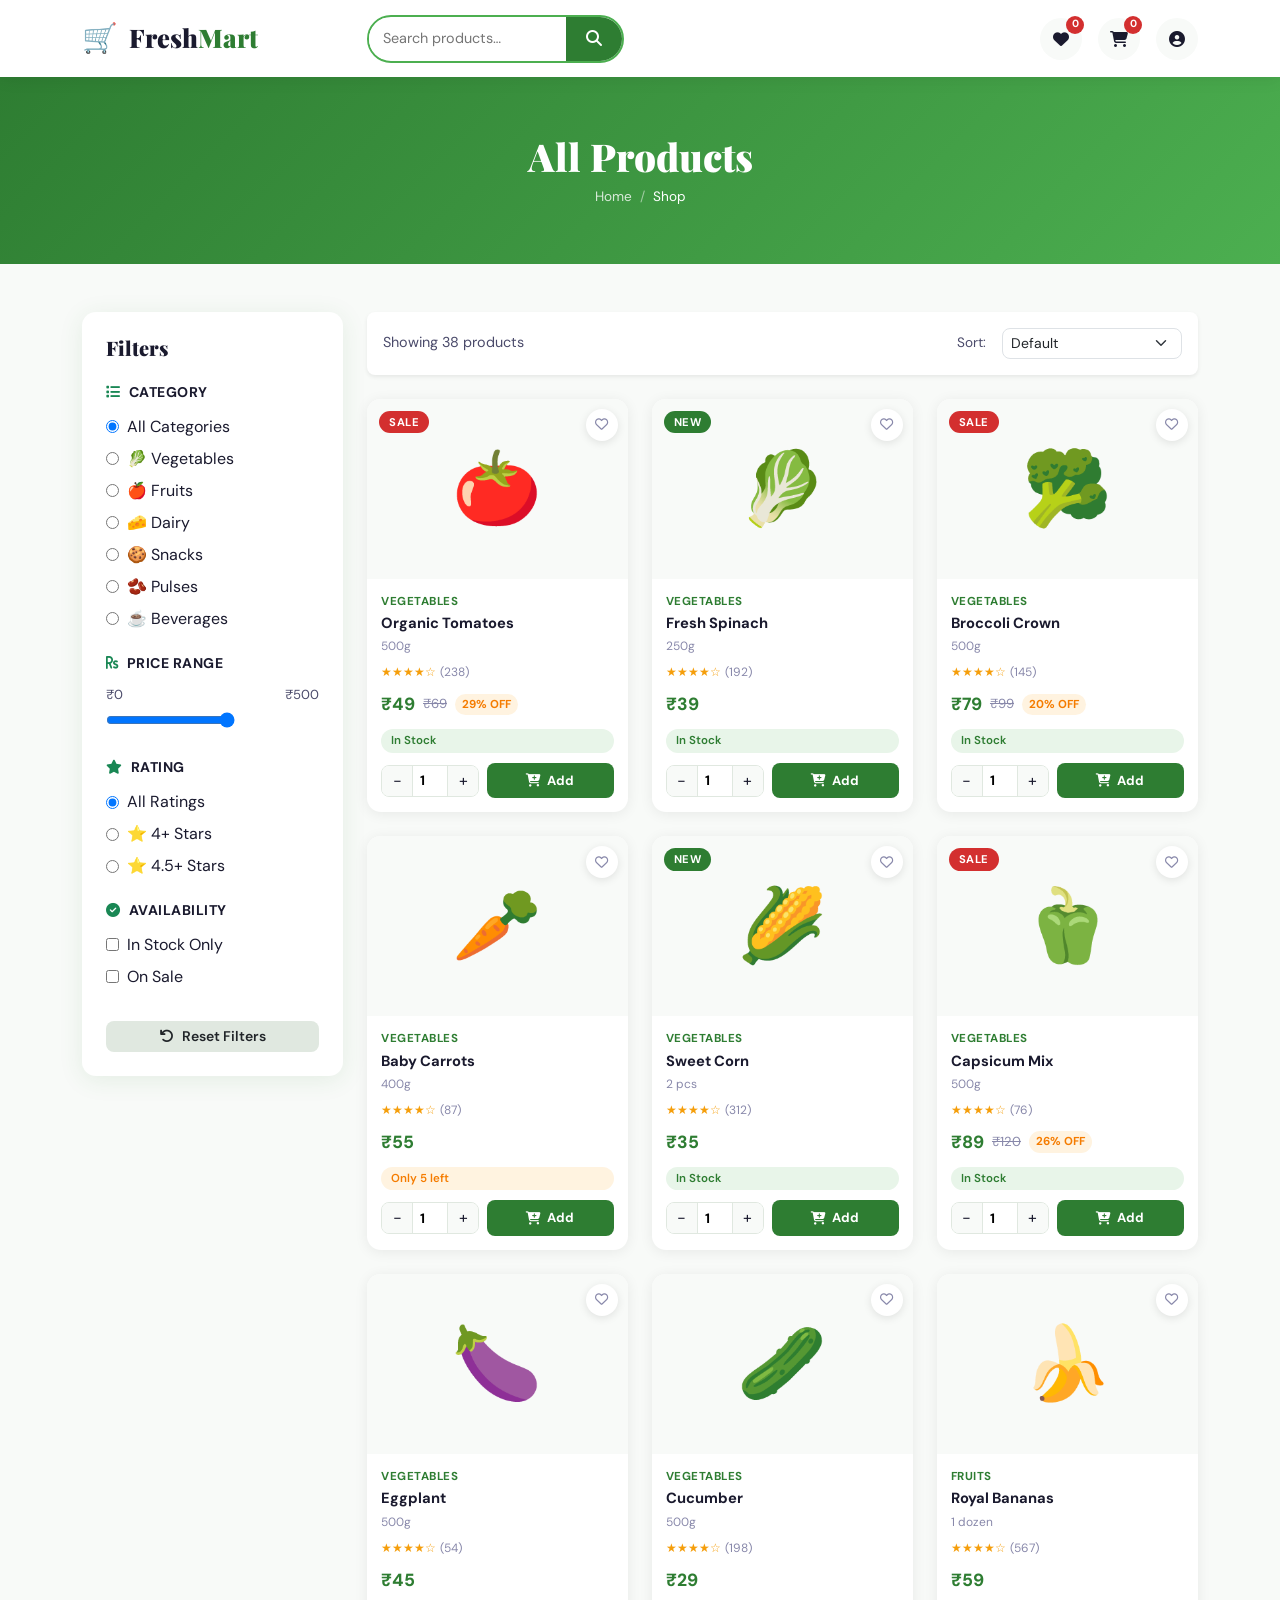
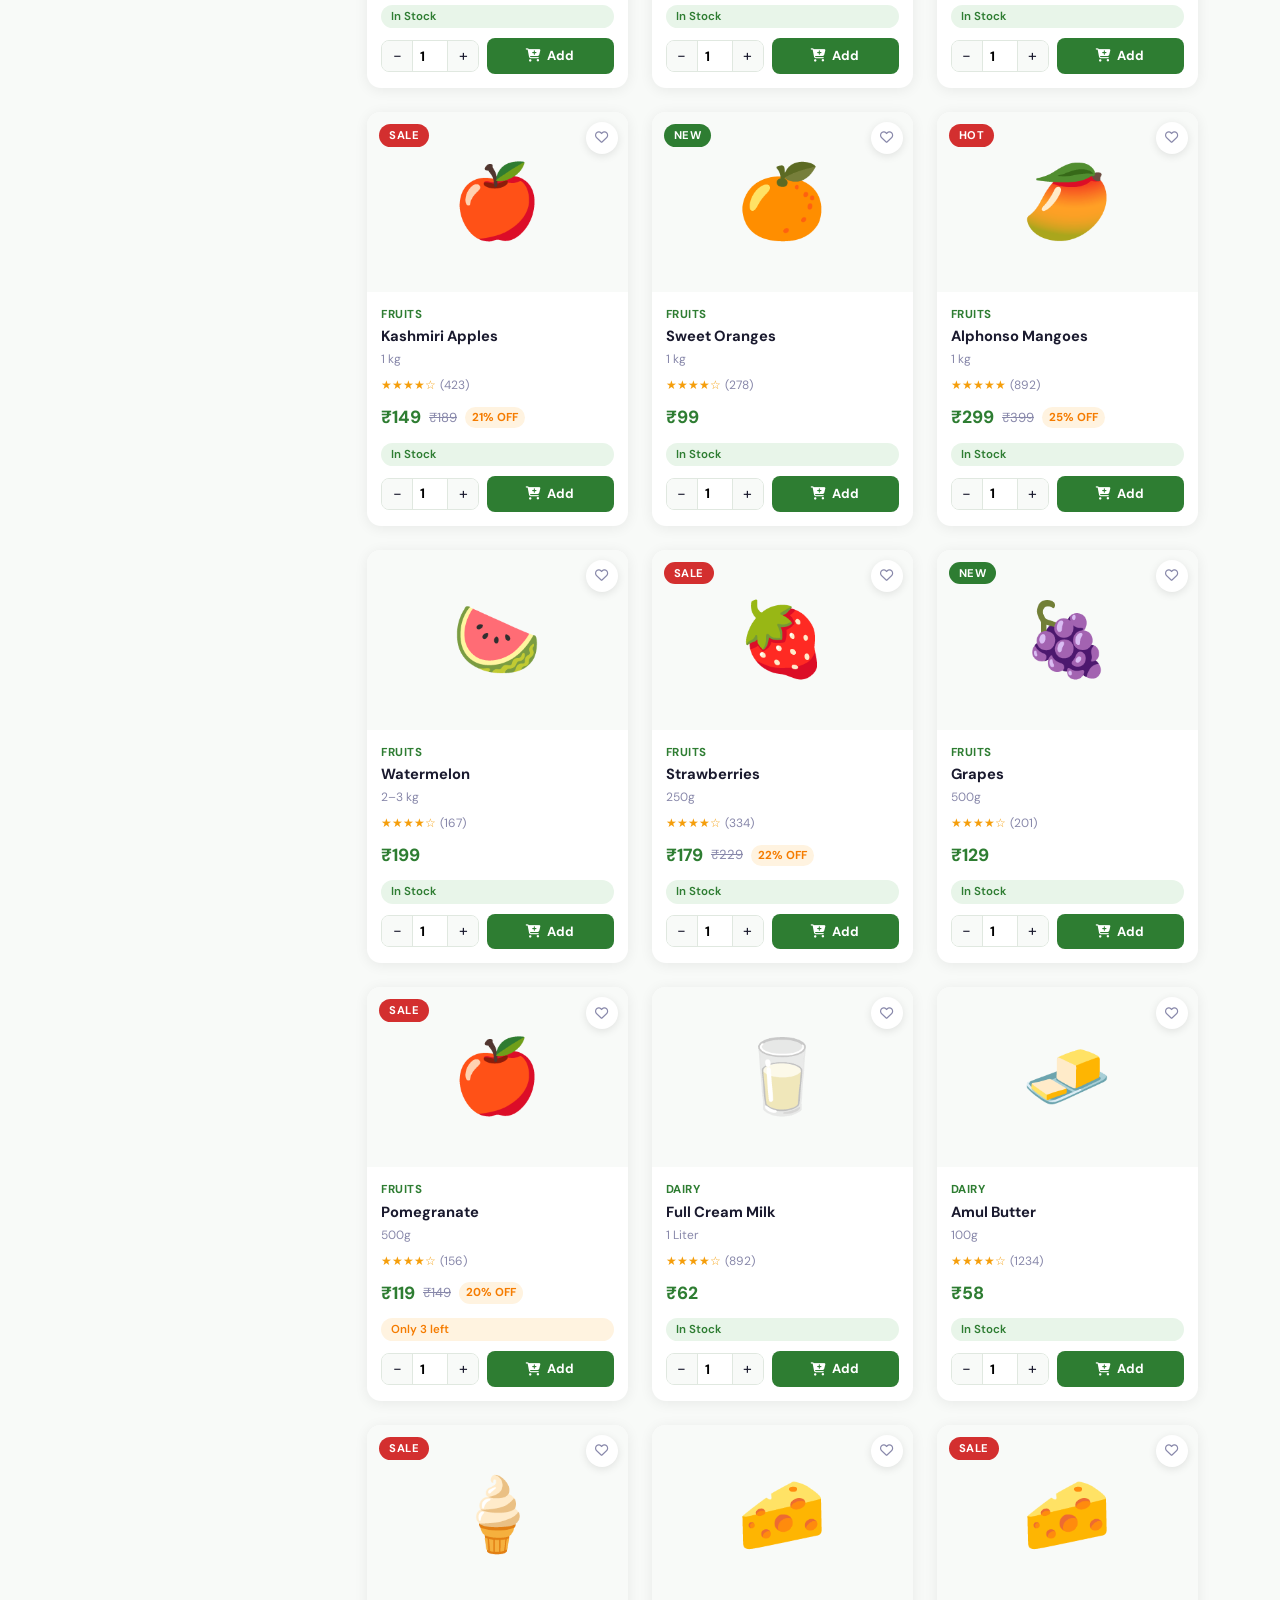
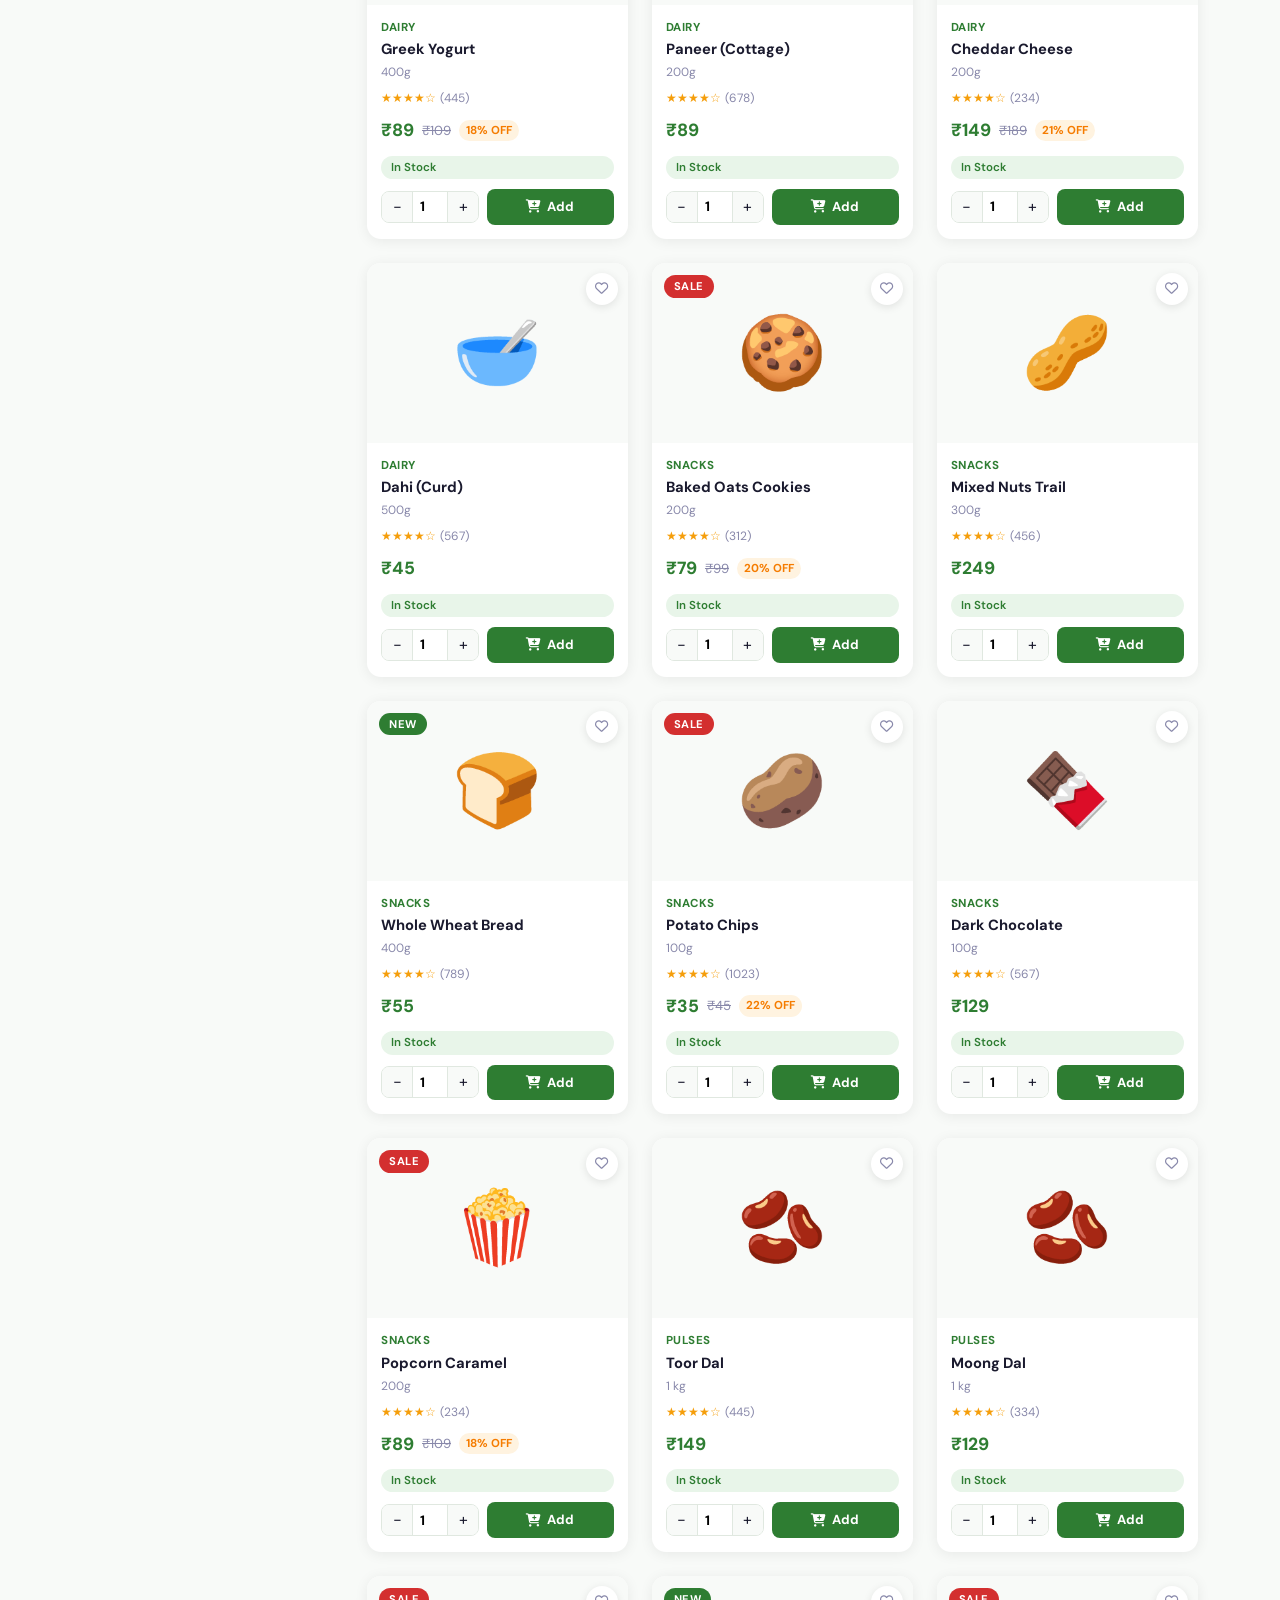
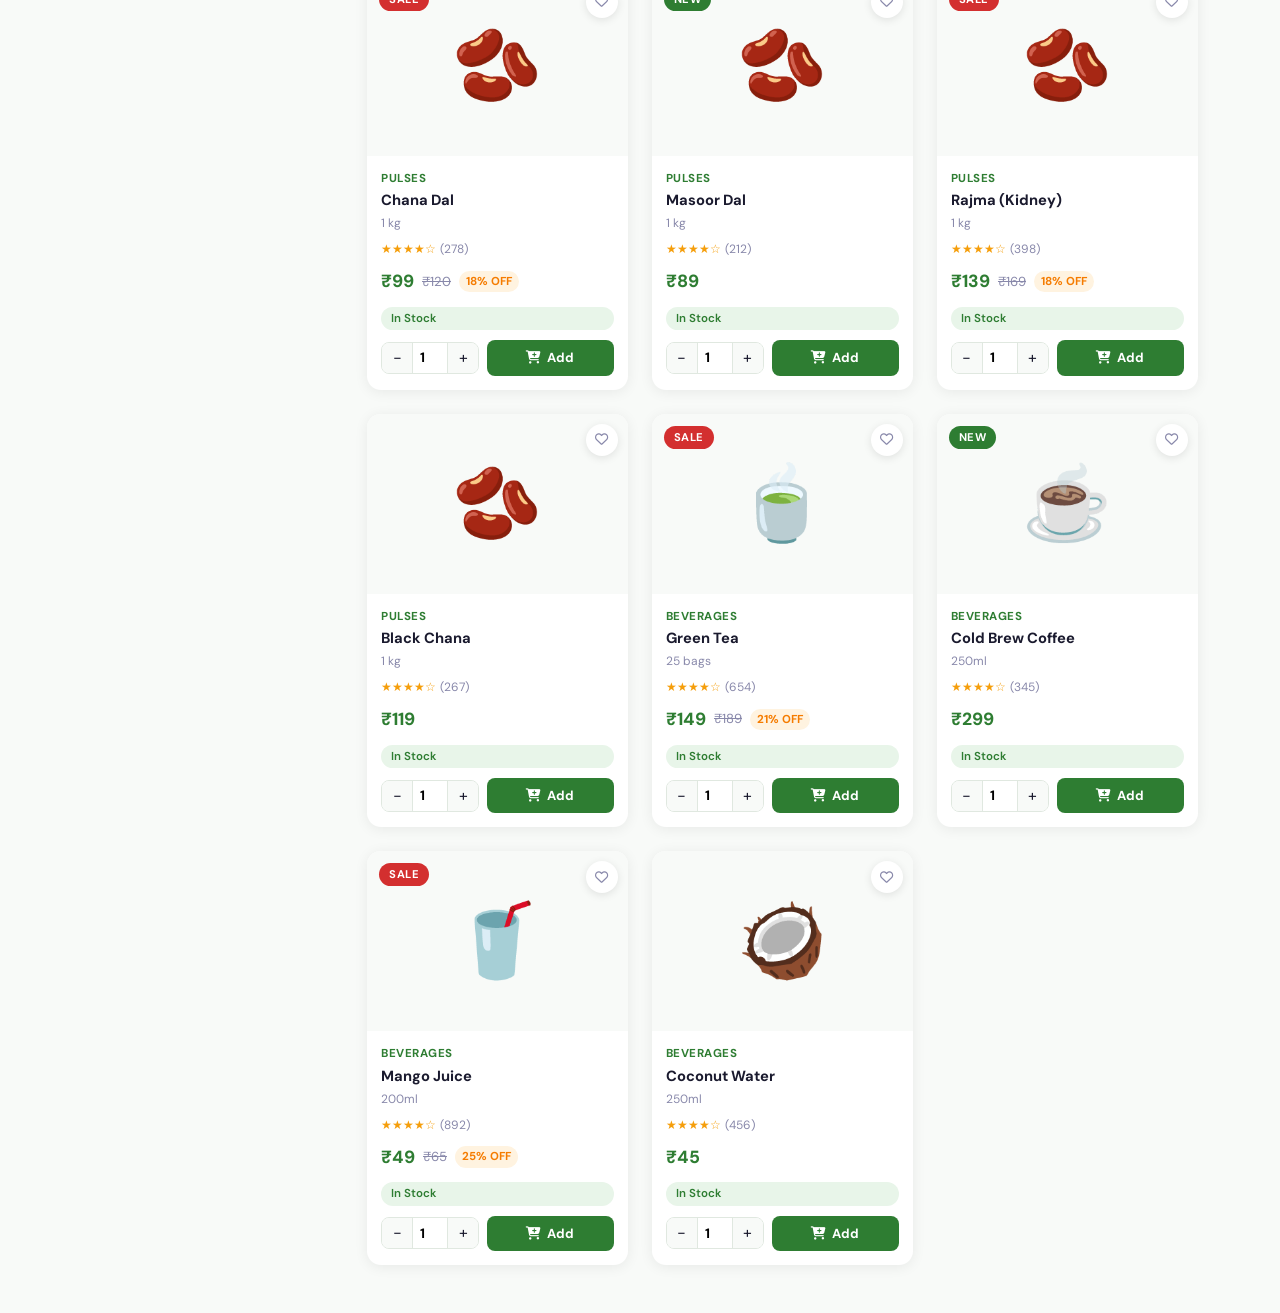
<file: pages/products.html>
<!DOCTYPE html>
<html lang="en">
<head>
  <meta charset="UTF-8"/>
  <meta name="viewport" content="width=device-width, initial-scale=1.0"/>
  <title>Shop – FreshMart</title>
  <link rel="stylesheet" href="https://cdn.jsdelivr.net/npm/bootstrap@5.3.0/dist/css/bootstrap.min.css"/>
  <link rel="stylesheet" href="https://cdnjs.cloudflare.com/ajax/libs/font-awesome/6.4.0/css/all.min.css"/>
  <link href="https://fonts.googleapis.com/css2?family=Playfair+Display:wght@700;900&family=DM+Sans:wght@300;400;500;600&display=swap" rel="stylesheet"/>
  <link rel="stylesheet" href="../css/style.css"/>
</head>
<body>

<!-- Navbar (simplified) -->
<nav class="navbar navbar-expand-lg main-nav sticky-top">
  <div class="container">
    <a class="navbar-brand" href="../index.html">
      <span class="brand-icon">🛒</span>
      <span class="brand-name">Fresh<span>Mart</span></span>
    </a>
    <div class="search-bar-container d-none d-lg-flex flex-grow-1 mx-4">
      <div class="search-bar">
        <input type="text" id="searchInput" placeholder="Search products…" autocomplete="off"/>
        <button onclick="applyFilters()"><i class="fas fa-search"></i></button>
        <div class="search-suggestions" id="searchSuggestions"></div>
      </div>
    </div>
    <div class="nav-actions d-flex align-items-center gap-3">
      <a href="wishlist.html" class="nav-icon-btn"><i class="fas fa-heart"></i><span class="badge" id="wishlistCount">0</span></a>
      <a href="cart.html" class="nav-icon-btn"><i class="fas fa-shopping-cart"></i><span class="badge" id="cartCount">0</span></a>
      <a href="login.html" class="nav-icon-btn" id="accountBtn"><i class="fas fa-user-circle"></i></a>
    </div>
  </div>
</nav>

<!-- Page Hero -->
<div class="page-hero">
  <div class="container">
    <h1 id="pageTitle">All Products</h1>
    <nav aria-label="breadcrumb" class="mt-2">
      <ol class="breadcrumb">
        <li class="breadcrumb-item"><a href="../index.html">Home</a></li>
        <li class="breadcrumb-item active" id="breadCat">Shop</li>
      </ol>
    </nav>
  </div>
</div>

<section class="py-5" style="background:var(--off-white)">
  <div class="container">
    <div class="row g-4">

      <!-- Sidebar -->
      <div class="col-lg-3">
        <div class="sidebar-filter">
          <h5 class="fw-700 mb-4" style="font-family:var(--font-display);font-weight:900">Filters</h5>

          <div class="filter-section">
            <h6><i class="fas fa-list me-2 text-success"></i>Category</h6>
            <div id="catFilters">
              <label class="d-flex align-items-center gap-2 mb-2 cursor-pointer" style="cursor:pointer">
                <input type="radio" name="category" value="all" checked onchange="applyFilters()"/> All Categories
              </label>
              <label class="d-flex align-items-center gap-2 mb-2" style="cursor:pointer">
                <input type="radio" name="category" value="vegetables" onchange="applyFilters()"/> 🥬 Vegetables
              </label>
              <label class="d-flex align-items-center gap-2 mb-2" style="cursor:pointer">
                <input type="radio" name="category" value="fruits" onchange="applyFilters()"/> 🍎 Fruits
              </label>
              <label class="d-flex align-items-center gap-2 mb-2" style="cursor:pointer">
                <input type="radio" name="category" value="dairy" onchange="applyFilters()"/> 🧀 Dairy
              </label>
              <label class="d-flex align-items-center gap-2 mb-2" style="cursor:pointer">
                <input type="radio" name="category" value="snacks" onchange="applyFilters()"/> 🍪 Snacks
              </label>
              <label class="d-flex align-items-center gap-2 mb-2" style="cursor:pointer">
                <input type="radio" name="category" value="pulses" onchange="applyFilters()"/> 🫘 Pulses
              </label>
              <label class="d-flex align-items-center gap-2 mb-2" style="cursor:pointer">
                <input type="radio" name="category" value="beverages" onchange="applyFilters()"/> ☕ Beverages
              </label>
            </div>
          </div>

          <div class="filter-section">
            <h6><i class="fas fa-rupee-sign me-2 text-success"></i>Price Range</h6>
            <div class="price-display">
              <span>₹0</span>
              <span id="maxPriceLabel">₹<span id="priceVal">500</span></span>
            </div>
            <input type="range" class="price-range" min="0" max="500" value="500" id="priceRange" oninput="updatePrice(this.value)" onchange="applyFilters()"/>
          </div>

          <div class="filter-section">
            <h6><i class="fas fa-star me-2 text-success"></i>Rating</h6>
            <label class="d-flex align-items-center gap-2 mb-2" style="cursor:pointer">
              <input type="radio" name="rating" value="0" checked onchange="applyFilters()"/> All Ratings
            </label>
            <label class="d-flex align-items-center gap-2 mb-2" style="cursor:pointer">
              <input type="radio" name="rating" value="4" onchange="applyFilters()"/> ⭐ 4+ Stars
            </label>
            <label class="d-flex align-items-center gap-2 mb-2" style="cursor:pointer">
              <input type="radio" name="rating" value="4.5" onchange="applyFilters()"/> ⭐ 4.5+ Stars
            </label>
          </div>

          <div class="filter-section">
            <h6><i class="fas fa-check-circle me-2 text-success"></i>Availability</h6>
            <label class="d-flex align-items-center gap-2 mb-2" style="cursor:pointer">
              <input type="checkbox" id="inStockOnly" onchange="applyFilters()"/> In Stock Only
            </label>
            <label class="d-flex align-items-center gap-2 mb-2" style="cursor:pointer">
              <input type="checkbox" id="onSaleOnly" onchange="applyFilters()"/> On Sale
            </label>
          </div>

          <button class="btn btn-sm w-100 mt-2" style="background:var(--border);border-radius:8px;font-weight:600" onclick="resetFilters()">
            <i class="fas fa-undo me-2"></i>Reset Filters
          </button>
        </div>
      </div>

      <!-- Products Area -->
      <div class="col-lg-9">
        <!-- Toolbar -->
        <div class="d-flex justify-content-between align-items-center mb-4 bg-white p-3 rounded-3 shadow-sm">
          <span id="resultCount" class="fw-600" style="font-size:0.9rem;color:var(--text-mid)">Showing all products</span>
          <div class="d-flex align-items-center gap-3">
            <label style="font-size:0.85rem;color:var(--text-mid)">Sort:</label>
            <select id="sortBy" class="form-select form-select-sm" style="width:180px;border-radius:8px" onchange="applyFilters()">
              <option value="default">Default</option>
              <option value="price-asc">Price: Low to High</option>
              <option value="price-desc">Price: High to Low</option>
              <option value="rating">Top Rated</option>
              <option value="name">Name A–Z</option>
            </select>
          </div>
        </div>

        <div class="row g-4" id="productGrid"></div>

        <div id="noResults" class="empty-state d-none">
          <i class="fas fa-search"></i>
          <h5>No products found</h5>
          <p style="color:var(--text-light)">Try adjusting your filters or search term.</p>
          <button class="btn btn-primary-fresh mt-2" onclick="resetFilters()">Clear Filters</button>
        </div>
      </div>
    </div>
  </div>
</section>

<!-- Scroll Top -->
<button class="scroll-top" onclick="scrollToTop()"><i class="fas fa-arrow-up"></i></button>

<!-- Toast -->
<div class="toast-container position-fixed bottom-0 end-0 p-3">
  <div id="liveToast" class="toast"><div class="toast-header"><strong class="me-auto">🛒 FreshMart</strong><button type="button" class="btn-close" data-bs-dismiss="toast"></button></div><div class="toast-body" id="toastMsg"></div></div>
</div>

<script src="https://cdn.jsdelivr.net/npm/bootstrap@5.3.0/dist/js/bootstrap.bundle.min.js"></script>
<script src="../js/data.js"></script>
<script src="../js/cart.js"></script>
<script>
  function productCard(p) {
    const discount = p.oldPrice ? Math.round((p.oldPrice - p.price) / p.oldPrice * 100) : 0;
    const stockClass = p.stock === 0 ? 'out-stock' : p.stock <= 5 ? 'low-stock' : 'in-stock';
    const stockText = p.stock === 0 ? 'Out of Stock' : p.stock <= 5 ? `Only ${p.stock} left` : 'In Stock';
    const isWL = isWishlisted(p.id);
    return `<div class="col-6 col-md-4">
      <div class="product-card">
        <div class="product-img-wrap">
          ${p.badge ? `<span class="product-badge">${p.badge}</span>` : p.isNew ? `<span class="product-badge new">NEW</span>` : ''}
          <span class="product-emoji">${p.emoji}</span>
          <button class="wishlist-btn ${isWL ? 'active' : ''}" onclick="handleWishlist(${p.id}, this)"><i class="fa${isWL ? 's' : 'r'} fa-heart"></i></button>
        </div>
        <div class="product-body">
          <div class="product-cat">${p.cat}</div>
          <div class="product-name">${p.name}</div>
          <div class="product-unit">${p.unit}</div>
          <div class="product-rating">${'★'.repeat(Math.floor(p.rating))}${'☆'.repeat(5 - Math.floor(p.rating))}<span>(${p.reviews})</span></div>
          <div class="price-row">
            <span class="price">₹${p.price}</span>
            ${p.oldPrice ? `<span class="price-old">₹${p.oldPrice}</span>` : ''}
            ${discount ? `<span class="price-discount">${discount}% OFF</span>` : ''}
          </div>
          <span class="stock-badge ${stockClass}">${stockText}</span>
          <div class="qty-add-row">
            <div class="qty-selector">
              <button class="qty-btn" onclick="changeQty(this,-1)">−</button>
              <input class="qty-input" type="number" value="1" min="1" max="${p.stock}" readonly/>
              <button class="qty-btn" onclick="changeQty(this,1)">+</button>
            </div>
            <button class="btn-add-cart" onclick="handleAddCart(${p.id}, this)" ${p.stock===0?'disabled':''}>
              <i class="fas fa-cart-plus"></i> Add
            </button>
          </div>
        </div>
      </div>
    </div>`;
  }

  function changeQty(btn, delta) {
    const input = btn.parentElement.querySelector('.qty-input');
    const val = parseInt(input.value) + delta;
    if (val >= 1 && val <= parseInt(input.max)) input.value = val;
  }

  function handleAddCart(id, btn) {
    const input = btn.closest('.qty-add-row').querySelector('.qty-input');
    addToCart(id, parseInt(input?.value || 1));
    btn.innerHTML = '<i class="fas fa-check"></i> Added!';
    btn.style.background = '#43a047';
    setTimeout(() => { btn.innerHTML = '<i class="fas fa-cart-plus"></i> Add'; btn.style.background = ''; }, 1500);
  }

  function handleWishlist(id, btn) {
    const added = toggleWishlist(id);
    btn.classList.toggle('active', added);
    btn.innerHTML = `<i class="fa${added ? 's' : 'r'} fa-heart"></i>`;
  }

  function updatePrice(val) {
    document.getElementById('priceVal').textContent = val;
  }

  function applyFilters() {
    const cat = document.querySelector('input[name="category"]:checked')?.value || 'all';
    const maxPrice = parseInt(document.getElementById('priceRange')?.value || 500);
    const minRating = parseFloat(document.querySelector('input[name="rating"]:checked')?.value || 0);
    const inStockOnly = document.getElementById('inStockOnly')?.checked;
    const onSaleOnly = document.getElementById('onSaleOnly')?.checked;
    const sortBy = document.getElementById('sortBy')?.value || 'default';
    const q = document.getElementById('searchInput')?.value.toLowerCase().trim() || '';

    let filtered = [...PRODUCTS];
    if (cat !== 'all') filtered = filtered.filter(p => p.cat === cat);
    if (q) filtered = filtered.filter(p => p.name.toLowerCase().includes(q));
    filtered = filtered.filter(p => p.price <= maxPrice);
    if (minRating > 0) filtered = filtered.filter(p => p.rating >= minRating);
    if (inStockOnly) filtered = filtered.filter(p => p.stock > 0);
    if (onSaleOnly) filtered = filtered.filter(p => p.oldPrice);

    if (sortBy === 'price-asc') filtered.sort((a, b) => a.price - b.price);
    else if (sortBy === 'price-desc') filtered.sort((a, b) => b.price - a.price);
    else if (sortBy === 'rating') filtered.sort((a, b) => b.rating - a.rating);
    else if (sortBy === 'name') filtered.sort((a, b) => a.name.localeCompare(b.name));

    const grid = document.getElementById('productGrid');
    const empty = document.getElementById('noResults');
    document.getElementById('resultCount').textContent = `Showing ${filtered.length} product${filtered.length !== 1 ? 's' : ''}`;
    grid.innerHTML = filtered.map(productCard).join('');
    empty.classList.toggle('d-none', filtered.length > 0);
  }

  function resetFilters() {
    document.querySelectorAll('input[name="category"]')[0].checked = true;
    document.querySelectorAll('input[name="rating"]')[0].checked = true;
    document.getElementById('priceRange').value = 500;
    document.getElementById('priceVal').textContent = '500';
    document.getElementById('inStockOnly').checked = false;
    document.getElementById('onSaleOnly').checked = false;
    document.getElementById('sortBy').value = 'default';
    if (document.getElementById('searchInput')) document.getElementById('searchInput').value = '';
    applyFilters();
  }

  document.addEventListener('DOMContentLoaded', () => {
    updateCartBadge();
    // Parse URL params
    const params = new URLSearchParams(window.location.search);
    const cat = params.get('cat');
    const q = params.get('q');
    if (cat) {
      const radio = document.querySelector(`input[name="category"][value="${cat}"]`);
      if (radio) radio.checked = true;
      document.getElementById('pageTitle').textContent = cat.charAt(0).toUpperCase() + cat.slice(1);
      document.getElementById('breadCat').textContent = cat.charAt(0).toUpperCase() + cat.slice(1);
    }
    if (q) {
      document.getElementById('searchInput').value = q;
      document.getElementById('pageTitle').textContent = `Search: "${q}"`;
    }
    applyFilters();
  });
</script>
</body>
</html>
</file>
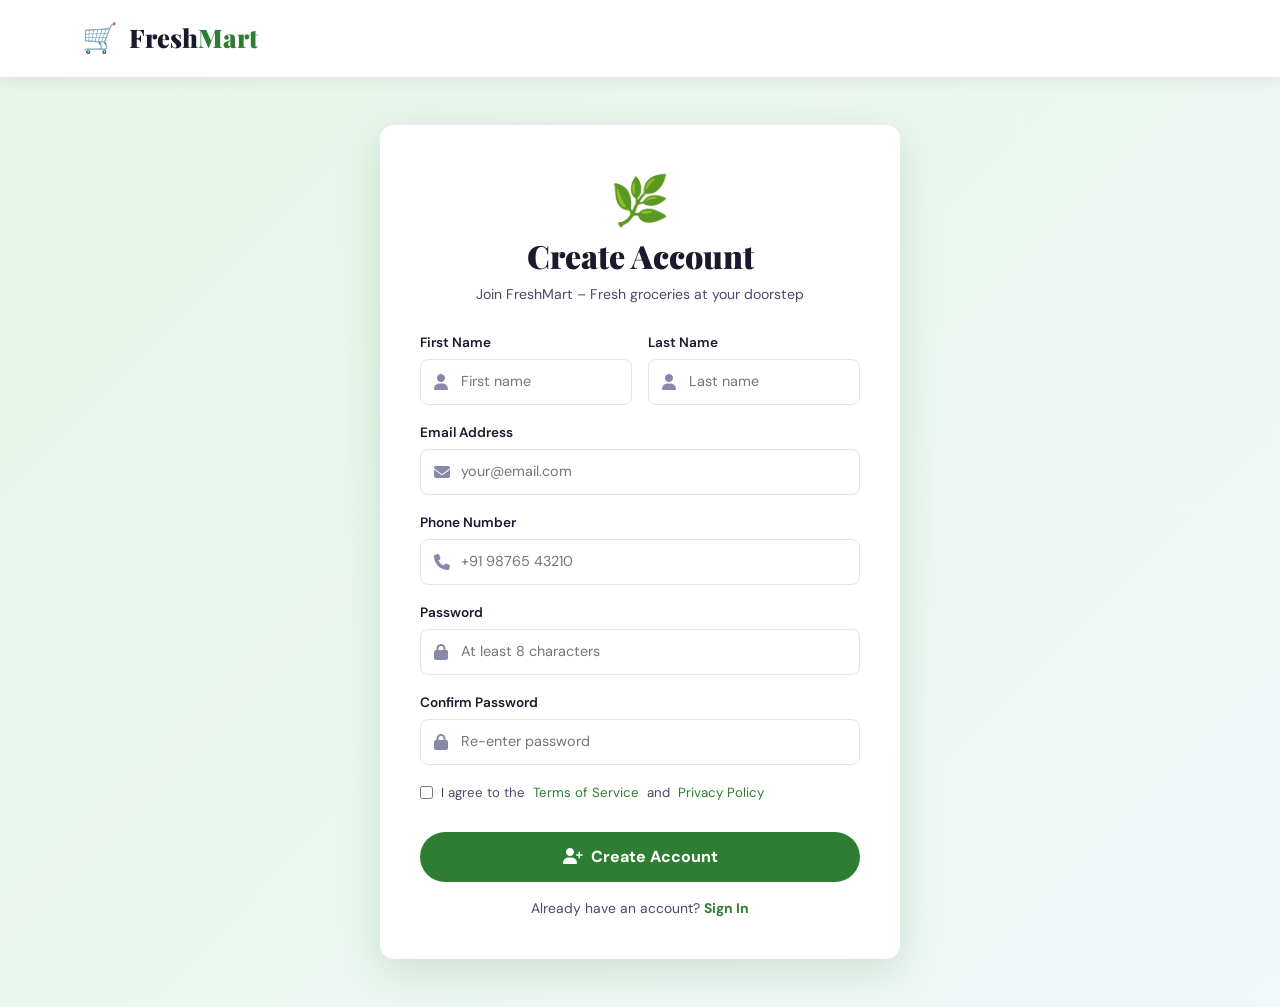
<file: pages/register.html>
<!DOCTYPE html>
<html lang="en">
<head>
  <meta charset="UTF-8"/>
  <meta name="viewport" content="width=device-width, initial-scale=1.0"/>
  <title>Register – FreshMart</title>
  <link rel="stylesheet" href="https://cdn.jsdelivr.net/npm/bootstrap@5.3.0/dist/css/bootstrap.min.css"/>
  <link rel="stylesheet" href="https://cdnjs.cloudflare.com/ajax/libs/font-awesome/6.4.0/css/all.min.css"/>
  <link href="https://fonts.googleapis.com/css2?family=Playfair+Display:wght@700;900&family=DM+Sans:wght@300;400;500;600&display=swap" rel="stylesheet"/>
  <link rel="stylesheet" href="../css/style.css"/>
</head>
<body>

<nav class="navbar main-nav">
  <div class="container d-flex justify-content-between align-items-center">
    <a class="navbar-brand" href="../index.html">
      <span class="brand-icon">🛒</span>
      <span class="brand-name">Fresh<span>Mart</span></span>
    </a>
  </div>
</nav>

<section class="auth-section py-5">
  <div class="container">
    <div class="auth-card" style="max-width:520px">
      <div class="text-center mb-4">
        <div style="font-size:3rem">🌿</div>
        <h2>Create Account</h2>
        <p class="subtitle">Join FreshMart – Fresh groceries at your doorstep</p>
      </div>

      <div id="errorMsg" class="alert alert-danger py-2 d-none"></div>
      <div id="successMsg" class="alert alert-success py-2 d-none"></div>

      <div class="row g-3">
        <div class="col-6">
          <div class="form-group">
            <label>First Name</label>
            <div class="input-icon-wrap">
              <i class="fas fa-user"></i>
              <input type="text" id="firstName" class="form-control-fresh" placeholder="First name"/>
            </div>
          </div>
        </div>
        <div class="col-6">
          <div class="form-group">
            <label>Last Name</label>
            <div class="input-icon-wrap">
              <i class="fas fa-user"></i>
              <input type="text" id="lastName" class="form-control-fresh" placeholder="Last name"/>
            </div>
          </div>
        </div>
      </div>

      <div class="form-group">
        <label>Email Address</label>
        <div class="input-icon-wrap">
          <i class="fas fa-envelope"></i>
          <input type="email" id="email" class="form-control-fresh" placeholder="your@email.com"/>
        </div>
      </div>

      <div class="form-group">
        <label>Phone Number</label>
        <div class="input-icon-wrap">
          <i class="fas fa-phone"></i>
          <input type="tel" id="phone" class="form-control-fresh" placeholder="+91 98765 43210"/>
        </div>
      </div>

      <div class="form-group">
        <label>Password</label>
        <div class="input-icon-wrap">
          <i class="fas fa-lock"></i>
          <input type="password" id="password" class="form-control-fresh" placeholder="At least 8 characters" oninput="checkStrength()"/>
        </div>
        <div class="mt-1" id="strengthBar" style="display:none">
          <div style="height:4px;border-radius:2px;background:var(--border);overflow:hidden">
            <div id="strengthFill" style="height:100%;transition:all 0.3s;width:0"></div>
          </div>
          <span id="strengthText" style="font-size:0.72rem;color:var(--text-light)"></span>
        </div>
      </div>

      <div class="form-group">
        <label>Confirm Password</label>
        <div class="input-icon-wrap">
          <i class="fas fa-lock"></i>
          <input type="password" id="confirmPass" class="form-control-fresh" placeholder="Re-enter password"/>
        </div>
      </div>

      <label class="d-flex align-items-start gap-2 mb-4 mt-2" style="cursor:pointer;font-size:0.83rem;color:var(--text-mid)">
        <input type="checkbox" id="termsCheck" style="margin-top:3px"/>
        I agree to the <a href="#" style="color:var(--green)">Terms of Service</a> and <a href="#" style="color:var(--green)">Privacy Policy</a>
      </label>

      <button class="btn-auth" onclick="handleRegister()">
        <i class="fas fa-user-plus me-2"></i>Create Account
      </button>

      <div class="auth-link mt-3">
        Already have an account? <a href="login.html">Sign In</a>
      </div>
    </div>
  </div>
</section>

<script src="https://cdn.jsdelivr.net/npm/bootstrap@5.3.0/dist/js/bootstrap.bundle.min.js"></script>
<script src="../js/data.js"></script>
<script src="../js/cart.js"></script>
<script>
function checkStrength() {
  const pw = document.getElementById('password').value;
  const bar = document.getElementById('strengthBar');
  const fill = document.getElementById('strengthFill');
  const text = document.getElementById('strengthText');
  bar.style.display = pw ? 'block' : 'none';
  let strength = 0;
  if (pw.length >= 8) strength++;
  if (/[A-Z]/.test(pw)) strength++;
  if (/[0-9]/.test(pw)) strength++;
  if (/[^A-Za-z0-9]/.test(pw)) strength++;
  const levels = ['', 'Weak', 'Fair', 'Good', 'Strong'];
  const colors = ['', '#ef5350', '#ff9800', '#ffc107', '#4caf50'];
  fill.style.width = `${strength * 25}%`;
  fill.style.background = colors[strength] || '';
  text.textContent = levels[strength] || '';
  text.style.color = colors[strength] || '';
}

function handleRegister() {
  const first = document.getElementById('firstName').value.trim();
  const last = document.getElementById('lastName').value.trim();
  const email = document.getElementById('email').value.trim();
  const phone = document.getElementById('phone').value.trim();
  const pw = document.getElementById('password').value;
  const cpw = document.getElementById('confirmPass').value;
  const terms = document.getElementById('termsCheck').checked;
  const err = document.getElementById('errorMsg');
  const succ = document.getElementById('successMsg');

  if (!first || !last || !email || !phone || !pw || !cpw) {
    err.textContent = 'Please fill in all fields.'; err.classList.remove('d-none'); succ.classList.add('d-none'); return;
  }
  if (!email.includes('@')) { err.textContent = 'Invalid email address.'; err.classList.remove('d-none'); return; }
  if (pw.length < 8) { err.textContent = 'Password must be at least 8 characters.'; err.classList.remove('d-none'); return; }
  if (pw !== cpw) { err.textContent = 'Passwords do not match.'; err.classList.remove('d-none'); return; }
  if (!terms) { err.textContent = 'Please accept the terms and conditions.'; err.classList.remove('d-none'); return; }

  err.classList.add('d-none');
  loginUser(email, `${first} ${last}`);

  succ.textContent = `🎉 Account created successfully! Welcome, ${first}!`;
  succ.classList.remove('d-none');
  document.querySelector('.btn-auth').innerHTML = '<i class="fas fa-check me-2"></i>Account Created!';
  document.querySelector('.btn-auth').disabled = true;
  setTimeout(() => { window.location.href = 'dashboard.html'; }, 1500);
}
</script>
</body>
</html>
</file>
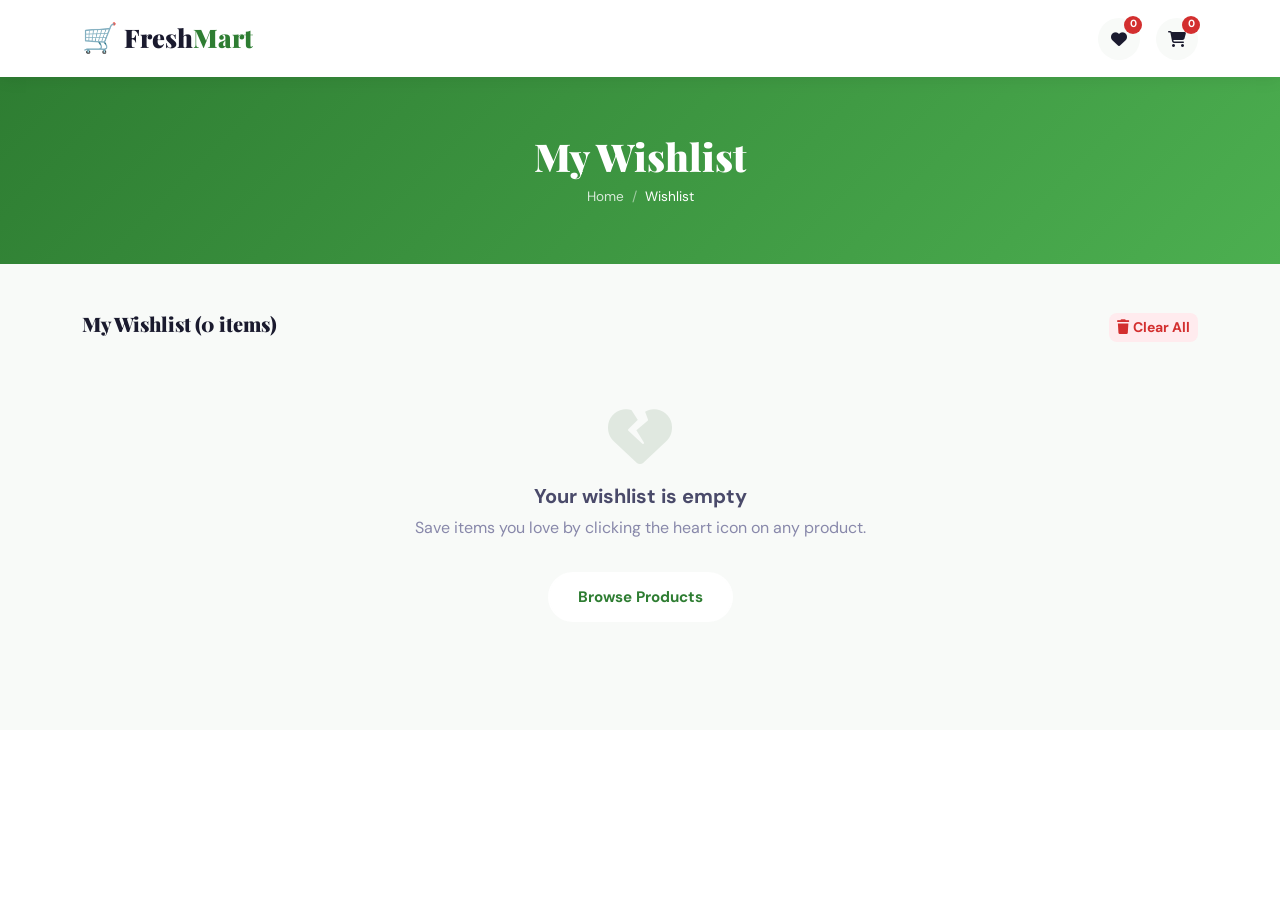
<file: pages/wishlist.html>
<!DOCTYPE html>
<html lang="en">
<head>
  <meta charset="UTF-8"/>
  <meta name="viewport" content="width=device-width, initial-scale=1.0"/>
  <title>Wishlist – FreshMart</title>
  <link rel="stylesheet" href="https://cdn.jsdelivr.net/npm/bootstrap@5.3.0/dist/css/bootstrap.min.css"/>
  <link rel="stylesheet" href="https://cdnjs.cloudflare.com/ajax/libs/font-awesome/6.4.0/css/all.min.css"/>
  <link href="https://fonts.googleapis.com/css2?family=Playfair+Display:wght@700;900&family=DM+Sans:wght@300;400;500;600&display=swap" rel="stylesheet"/>
  <link rel="stylesheet" href="../css/style.css"/>
</head>
<body>
<nav class="navbar main-nav sticky-top">
  <div class="container d-flex justify-content-between align-items-center">
    <a class="navbar-brand" href="../index.html"><span class="brand-icon">🛒</span><span class="brand-name">Fresh<span>Mart</span></span></a>
    <div class="nav-actions d-flex gap-3">
      <a href="wishlist.html" class="nav-icon-btn"><i class="fas fa-heart"></i><span class="badge" id="wishlistCount">0</span></a>
      <a href="cart.html" class="nav-icon-btn"><i class="fas fa-shopping-cart"></i><span class="badge" id="cartCount">0</span></a>
    </div>
  </div>
</nav>
<div class="page-hero">
  <div class="container">
    <h1>My Wishlist</h1>
    <nav aria-label="breadcrumb" class="mt-2"><ol class="breadcrumb"><li class="breadcrumb-item"><a href="../index.html">Home</a></li><li class="breadcrumb-item active">Wishlist</li></ol></nav>
  </div>
</div>
<section class="py-5" style="background:var(--off-white)">
  <div class="container">
    <div class="d-flex justify-content-between align-items-center mb-4">
      <h5 style="font-family:var(--font-display);font-weight:900" id="wlTitle">My Wishlist</h5>
      <button class="btn btn-sm" style="background:#ffebee;color:var(--red);border-radius:8px;font-weight:700;border:none" onclick="clearWishlist()">
        <i class="fas fa-trash me-1"></i>Clear All
      </button>
    </div>
    <div class="row g-4" id="wishlistGrid"></div>
    <div id="emptyWishlist" class="d-none">
      <div class="empty-state">
        <i class="fas fa-heart-broken" style="font-size:4rem;color:var(--border)"></i>
        <h5>Your wishlist is empty</h5>
        <p style="color:var(--text-light)">Save items you love by clicking the heart icon on any product.</p>
        <a href="products.html" class="btn btn-primary-fresh mt-3">Browse Products</a>
      </div>
    </div>
  </div>
</section>
<div class="toast-container position-fixed bottom-0 end-0 p-3">
  <div id="liveToast" class="toast"><div class="toast-header"><strong class="me-auto">FreshMart</strong><button type="button" class="btn-close" data-bs-dismiss="toast"></button></div><div class="toast-body" id="toastMsg"></div></div>
</div>
<script src="https://cdn.jsdelivr.net/npm/bootstrap@5.3.0/dist/js/bootstrap.bundle.min.js"></script>
<script src="../js/data.js"></script>
<script src="../js/cart.js"></script>
<script>
function renderWishlist() {
  const wl = getWishlist();
  const grid = document.getElementById('wishlistGrid');
  const empty = document.getElementById('emptyWishlist');
  document.getElementById('wlTitle').textContent = `My Wishlist (${wl.length} items)`;
  updateCartBadge();
  if (!wl.length) { grid.innerHTML=''; empty.classList.remove('d-none'); return; }
  empty.classList.add('d-none');
  grid.innerHTML = wl.map(id => {
    const p = PRODUCTS.find(x=>x.id===id);
    if (!p) return '';
    const discount = p.oldPrice ? Math.round((p.oldPrice-p.price)/p.oldPrice*100) : 0;
    return `<div class="col-6 col-md-4 col-lg-3">
      <div class="product-card">
        <div class="product-img-wrap">
          ${p.badge ? `<span class="product-badge">${p.badge}</span>` : ''}
          <span class="product-emoji">${p.emoji}</span>
          <button class="wishlist-btn active" onclick="removeFromWishlist(${p.id})"><i class="fas fa-heart"></i></button>
        </div>
        <div class="product-body">
          <div class="product-cat">${p.cat}</div>
          <div class="product-name">${p.name}</div>
          <div class="product-unit">${p.unit}</div>
          <div class="product-rating">${'★'.repeat(Math.floor(p.rating))}${'☆'.repeat(5-Math.floor(p.rating))}<span>(${p.reviews})</span></div>
          <div class="price-row">
            <span class="price">₹${p.price}</span>
            ${p.oldPrice ? `<span class="price-old">₹${p.oldPrice}</span>` : ''}
            ${discount ? `<span class="price-discount">${discount}% OFF</span>` : ''}
          </div>
          <div class="d-flex gap-2 mt-2">
            <button class="btn-add-cart flex-1" onclick="moveToCart(${p.id}, this)" ${p.stock===0?'disabled':''}>
              <i class="fas fa-cart-plus"></i> Add to Cart
            </button>
          </div>
        </div>
      </div>
    </div>`;
  }).join('');
}

function removeFromWishlist(id) {
  toggleWishlist(id);
  renderWishlist();
}

function moveToCart(id, btn) {
  addToCart(id);
  btn.innerHTML = '<i class="fas fa-check"></i> Added!';
  btn.style.background = '#43a047';
  setTimeout(() => { btn.innerHTML = '<i class="fas fa-cart-plus"></i> Add to Cart'; btn.style.background=''; }, 1500);
}

function clearWishlist() {
  if (!getWishlist().length) return;
  if (confirm('Clear entire wishlist?')) {
    localStorage.removeItem('fm_wishlist');
    renderWishlist();
  }
}

document.addEventListener('DOMContentLoaded', renderWishlist);
</script>
</body>
</html>
</file>
<file: css/style.css>
/* ===== DESIGN TOKENS ===== */
:root {
  --green: #2e7d32;
  --green-light: #4caf50;
  --green-pale: #e8f5e9;
  --red: #d32f2f;
  --red-light: #ef5350;
  --orange: #f57c00;
  --yellow: #ffc107;
  --text-dark: #1a1a2e;
  --text-mid: #4a4a6a;
  --text-light: #8888aa;
  --white: #ffffff;
  --off-white: #f8faf8;
  --border: #e0e8e0;
  --shadow: 0 4px 24px rgba(46,125,50,0.10);
  --shadow-hover: 0 12px 40px rgba(46,125,50,0.18);
  --radius: 14px;
  --radius-sm: 8px;
  --font-display: 'Playfair Display', serif;
  --font-body: 'DM Sans', sans-serif;
  --transition: all 0.25s cubic-bezier(0.4,0,0.2,1);
}

/* ===== RESET ===== */
*, *::before, *::after { box-sizing: border-box; margin: 0; padding: 0; }
body { font-family: var(--font-body); color: var(--text-dark); background: var(--white); overflow-x: hidden; }
a { text-decoration: none; color: inherit; }
img { max-width: 100%; }

/* ===== TOP BAR ===== */
.top-bar {
  background: var(--green);
  color: #fff;
  font-size: 0.78rem;
  padding: 6px 0;
}
.top-bar a { color: #c8e6c9; transition: var(--transition); }
.top-bar a:hover { color: #fff; }

/* ===== NAVBAR ===== */
.main-nav {
  background: #fff;
  box-shadow: 0 2px 16px rgba(0,0,0,0.08);
  padding: 12px 0;
  z-index: 1000;
}
.brand-icon { font-size: 1.8rem; }
.brand-name {
  font-family: var(--font-display);
  font-size: 1.6rem;
  font-weight: 900;
  color: var(--text-dark);
  margin-left: 6px;
}
.brand-name span { color: var(--green); }

/* Search Bar */
.search-bar-container { flex: 1; max-width: 580px; }
.search-bar {
  display: flex;
  align-items: center;
  border: 2px solid var(--green-light);
  border-radius: 50px;
  overflow: hidden;
  background: #fff;
  position: relative;
}
.search-cat-select {
  border: none;
  outline: none;
  padding: 10px 14px;
  font-size: 0.82rem;
  color: var(--text-mid);
  background: #f1f8f1;
  border-right: 1px solid var(--border);
  cursor: pointer;
  font-family: var(--font-body);
}
.search-bar input {
  flex: 1;
  border: none;
  outline: none;
  padding: 10px 14px;
  font-size: 0.9rem;
  font-family: var(--font-body);
}
.search-bar button {
  background: var(--green);
  color: #fff;
  border: none;
  padding: 10px 20px;
  cursor: pointer;
  transition: var(--transition);
  font-size: 1rem;
}
.search-bar button:hover { background: var(--green-light); }

.search-suggestions {
  position: absolute;
  top: 100%;
  left: 0;
  right: 0;
  background: #fff;
  border: 1px solid var(--border);
  border-radius: 0 0 12px 12px;
  box-shadow: var(--shadow);
  display: none;
  z-index: 200;
  max-height: 280px;
  overflow-y: auto;
}
.search-suggestions.active { display: block; }
.suggestion-item {
  padding: 10px 16px;
  cursor: pointer;
  display: flex;
  align-items: center;
  gap: 10px;
  font-size: 0.88rem;
  transition: var(--transition);
}
.suggestion-item:hover { background: var(--green-pale); }

/* Nav Icons */
.nav-icon-btn {
  position: relative;
  display: flex;
  align-items: center;
  justify-content: center;
  width: 42px;
  height: 42px;
  border-radius: 50%;
  background: var(--off-white);
  color: var(--text-dark);
  transition: var(--transition);
  font-size: 1rem;
}
.nav-icon-btn:hover { background: var(--green-pale); color: var(--green); }
.nav-icon-btn .badge {
  position: absolute;
  top: -2px;
  right: -2px;
  background: var(--red);
  color: #fff;
  border-radius: 50%;
  width: 18px;
  height: 18px;
  font-size: 0.65rem;
  display: flex;
  align-items: center;
  justify-content: center;
  font-weight: 700;
}

.main-nav .nav-link {
  color: var(--text-dark);
  font-weight: 500;
  font-size: 0.9rem;
  padding: 8px 14px;
  border-radius: 8px;
  transition: var(--transition);
}
.main-nav .nav-link:hover,
.main-nav .nav-link.active { color: var(--green); background: var(--green-pale); }
.main-nav .dropdown-menu { border: 1px solid var(--border); border-radius: var(--radius); box-shadow: var(--shadow); }
.main-nav .dropdown-item:hover { background: var(--green-pale); color: var(--green); }

/* ===== HERO ===== */
.hero-section { position: relative; overflow: hidden; }
.hero-slide {
  height: 540px;
  display: flex;
  align-items: center;
  position: relative;
  overflow: hidden;
}
.slide-1 { background: linear-gradient(135deg, #1b5e20 0%, #2e7d32 40%, #43a047 70%, #81c784 100%); }
.slide-2 { background: linear-gradient(135deg, #bf360c 0%, #e64a19 40%, #ff7043 70%, #ffccbc 100%); }
.slide-3 { background: linear-gradient(135deg, #1a237e 0%, #283593 40%, #3f51b5 70%, #9fa8da 100%); }
.hero-slide::before {
  content: '';
  position: absolute;
  inset: 0;
  background: url("data:image/svg+xml,%3Csvg width='60' height='60' viewBox='0 0 60 60' xmlns='http://www.w3.org/2000/svg'%3E%3Cg fill='none' fill-rule='evenodd'%3E%3Cg fill='%23ffffff' fill-opacity='0.04'%3E%3Ccircle cx='30' cy='30' r='20'/%3E%3C/g%3E%3C/g%3E%3C/svg%3E");
}
.hero-content {
  position: relative;
  z-index: 2;
  color: #fff;
  max-width: 600px;
  animation: heroIn 0.8s ease-out;
}
@keyframes heroIn {
  from { opacity: 0; transform: translateY(30px); }
  to { opacity: 1; transform: translateY(0); }
}
.hero-badge {
  display: inline-block;
  background: rgba(255,255,255,0.2);
  backdrop-filter: blur(8px);
  border: 1px solid rgba(255,255,255,0.3);
  color: #fff;
  padding: 6px 16px;
  border-radius: 50px;
  font-size: 0.85rem;
  font-weight: 600;
  margin-bottom: 16px;
  letter-spacing: 0.5px;
}
.hero-content h1 {
  font-family: var(--font-display);
  font-size: clamp(2rem, 4vw, 3.2rem);
  font-weight: 900;
  line-height: 1.15;
  margin-bottom: 14px;
}
.hero-content h1 span { color: #a5d6a7; display: block; }
.slide-2 .hero-content h1 span { color: #ffe0b2; }
.slide-3 .hero-content h1 span { color: #c5cae9; }
.hero-content p { font-size: 1rem; opacity: 0.9; margin-bottom: 24px; max-width: 440px; }
.hero-actions { display: flex; gap: 12px; flex-wrap: wrap; margin-bottom: 32px; }

.btn-primary-fresh {
  background: #fff;
  color: var(--green);
  padding: 12px 28px;
  border-radius: 50px;
  font-weight: 700;
  font-size: 0.95rem;
  transition: var(--transition);
  display: inline-flex;
  align-items: center;
  border: 2px solid #fff;
}
.btn-primary-fresh:hover {
  background: var(--green);
  color: #fff;
  transform: translateY(-2px);
  box-shadow: 0 8px 24px rgba(0,0,0,0.2);
}
.btn-outline-fresh {
  background: transparent;
  color: #fff;
  padding: 12px 28px;
  border-radius: 50px;
  font-weight: 600;
  border: 2px solid rgba(255,255,255,0.6);
  transition: var(--transition);
  display: inline-flex;
  align-items: center;
}
.btn-outline-fresh:hover { background: rgba(255,255,255,0.15); color: #fff; }
.slide-2 .btn-primary-fresh { color: var(--orange); }
.slide-3 .btn-primary-fresh { color: #3f51b5; }

.hero-stats {
  display: flex;
  gap: 28px;
}
.stat {
  text-align: center;
}
.stat strong { display: block; font-size: 1.4rem; font-weight: 900; }
.stat span { font-size: 0.78rem; opacity: 0.75; }

.carousel-control-prev, .carousel-control-next {
  width: 44px;
  height: 44px;
  background: rgba(255,255,255,0.2);
  backdrop-filter: blur(8px);
  border-radius: 50%;
  top: 50%;
  transform: translateY(-50%);
  margin: 0 16px;
  opacity: 1;
}
.carousel-control-prev-icon, .carousel-control-next-icon { display: none; }
.carousel-control-prev i, .carousel-control-next i { color: #fff; font-size: 0.9rem; }
.carousel-control-prev:hover, .carousel-control-next:hover { background: rgba(255,255,255,0.35); }

/* ===== FEATURES STRIP ===== */
.features-strip {
  background: #fff;
  border-bottom: 1px solid var(--border);
  box-shadow: var(--shadow);
}
.feature-item {
  display: flex;
  align-items: center;
  gap: 14px;
  padding: 22px 20px;
  border-right: 1px solid var(--border);
}
.feature-item:last-child { border-right: none; }
.feature-item i {
  font-size: 1.8rem;
  color: var(--green);
  flex-shrink: 0;
}
.feature-item strong { display: block; font-weight: 700; font-size: 0.9rem; }
.feature-item span { font-size: 0.78rem; color: var(--text-light); }

/* ===== SECTION HEADER ===== */
.section-header { text-align: center; }
.section-header h2 {
  font-family: var(--font-display);
  font-size: clamp(1.6rem, 3vw, 2.4rem);
  font-weight: 900;
  color: var(--text-dark);
}
.section-header h2 span { color: var(--green); }
.section-header p { color: var(--text-mid); margin-top: 8px; }

/* ===== OFFER BANNERS ===== */
.offer-card {
  border-radius: var(--radius);
  padding: 28px 24px;
  display: flex;
  align-items: center;
  justify-content: space-between;
  overflow: hidden;
  position: relative;
  transition: var(--transition);
}
.offer-card:hover { transform: translateY(-4px); box-shadow: var(--shadow-hover); }
.offer-green { background: linear-gradient(135deg, #1b5e20, #43a047); }
.offer-orange { background: linear-gradient(135deg, #e65100, #ff9800); }
.offer-blue { background: linear-gradient(135deg, #0d47a1, #42a5f5); }
.offer-text { color: #fff; z-index: 2; }
.offer-tag {
  font-size: 0.72rem;
  font-weight: 700;
  letter-spacing: 1px;
  background: rgba(255,255,255,0.25);
  padding: 4px 12px;
  border-radius: 20px;
  display: inline-block;
  margin-bottom: 8px;
}
.offer-text h3 { font-family: var(--font-display); font-size: 1.4rem; font-weight: 900; margin-bottom: 4px; }
.offer-text p { font-size: 0.95rem; opacity: 0.9; margin-bottom: 12px; }
.btn-offer {
  background: #fff;
  color: var(--text-dark);
  border-radius: 50px;
  font-weight: 700;
  font-size: 0.82rem;
  padding: 7px 18px;
  transition: var(--transition);
}
.btn-offer:hover { background: rgba(255,255,255,0.85); transform: scale(1.05); }
.offer-emoji {
  font-size: 4rem;
  opacity: 0.35;
  position: absolute;
  right: 16px;
  bottom: 8px;
  transform: rotate(-15deg);
  transition: var(--transition);
}
.offer-card:hover .offer-emoji { opacity: 0.6; transform: rotate(-5deg) scale(1.1); }

/* ===== CATEGORIES ===== */
.category-card {
  display: flex;
  flex-direction: column;
  align-items: center;
  text-align: center;
  padding: 16px 8px;
  border-radius: var(--radius);
  background: #fff;
  border: 2px solid transparent;
  transition: var(--transition);
  cursor: pointer;
  text-decoration: none;
  color: var(--text-dark);
  box-shadow: 0 2px 12px rgba(0,0,0,0.06);
}
.category-card:hover {
  border-color: var(--green-light);
  transform: translateY(-4px);
  box-shadow: var(--shadow-hover);
  color: var(--green);
}
.cat-icon {
  font-size: 2.2rem;
  width: 60px;
  height: 60px;
  border-radius: 50%;
  display: flex;
  align-items: center;
  justify-content: center;
  margin-bottom: 10px;
  transition: var(--transition);
}
.category-card:hover .cat-icon { transform: scale(1.15); }
.category-card span { font-weight: 700; font-size: 0.85rem; }
.category-card small { font-size: 0.72rem; color: var(--text-light); }

/* ===== FILTER TABS ===== */
.filter-tabs {
  display: flex;
  flex-wrap: wrap;
  gap: 10px;
  justify-content: center;
}
.filter-btn {
  background: #fff;
  border: 2px solid var(--border);
  color: var(--text-mid);
  padding: 8px 20px;
  border-radius: 50px;
  font-size: 0.85rem;
  font-weight: 600;
  cursor: pointer;
  transition: var(--transition);
  font-family: var(--font-body);
}
.filter-btn:hover, .filter-btn.active {
  background: var(--green);
  border-color: var(--green);
  color: #fff;
}

/* ===== PRODUCT CARDS ===== */
.product-card {
  background: #fff;
  border-radius: var(--radius);
  overflow: hidden;
  box-shadow: 0 2px 14px rgba(0,0,0,0.07);
  transition: var(--transition);
  position: relative;
  display: flex;
  flex-direction: column;
}
.product-card:hover { transform: translateY(-6px); box-shadow: var(--shadow-hover); }
.product-img-wrap {
  position: relative;
  overflow: hidden;
  background: var(--off-white);
  padding: 16px;
  text-align: center;
  height: 180px;
  display: flex;
  align-items: center;
  justify-content: center;
}
.product-emoji { font-size: 4.5rem; transition: var(--transition); }
.product-card:hover .product-emoji { transform: scale(1.12); }
.product-badge {
  position: absolute;
  top: 12px;
  left: 12px;
  background: var(--red);
  color: #fff;
  font-size: 0.7rem;
  font-weight: 700;
  padding: 3px 10px;
  border-radius: 20px;
  letter-spacing: 0.5px;
}
.product-badge.new { background: var(--green); }
.wishlist-btn {
  position: absolute;
  top: 10px;
  right: 10px;
  width: 32px;
  height: 32px;
  border-radius: 50%;
  background: #fff;
  border: none;
  cursor: pointer;
  display: flex;
  align-items: center;
  justify-content: center;
  box-shadow: 0 2px 8px rgba(0,0,0,0.1);
  transition: var(--transition);
  font-size: 0.85rem;
  color: var(--text-light);
}
.wishlist-btn:hover, .wishlist-btn.active { color: var(--red); transform: scale(1.15); }
.product-body { padding: 14px; flex: 1; display: flex; flex-direction: column; }
.product-cat { font-size: 0.72rem; color: var(--green); font-weight: 700; letter-spacing: 0.5px; text-transform: uppercase; margin-bottom: 4px; }
.product-name { font-weight: 700; font-size: 0.92rem; color: var(--text-dark); margin-bottom: 4px; line-height: 1.3; }
.product-unit { font-size: 0.75rem; color: var(--text-light); margin-bottom: 8px; }
.product-rating { font-size: 0.75rem; color: #f59e0b; margin-bottom: 10px; }
.product-rating span { color: var(--text-light); margin-left: 4px; }
.price-row { display: flex; align-items: center; gap: 8px; margin-bottom: 12px; }
.price { font-size: 1.1rem; font-weight: 800; color: var(--green); }
.price-old { font-size: 0.82rem; color: var(--text-light); text-decoration: line-through; }
.price-discount { font-size: 0.72rem; background: #fff3e0; color: var(--orange); font-weight: 700; padding: 2px 7px; border-radius: 20px; }
.stock-badge { font-size: 0.72rem; padding: 3px 10px; border-radius: 20px; font-weight: 600; display: inline-block; margin-bottom: 10px; }
.in-stock { background: #e8f5e9; color: var(--green); }
.low-stock { background: #fff3e0; color: var(--orange); }
.out-stock { background: #ffebee; color: var(--red); }
.qty-add-row { display: flex; align-items: center; gap: 8px; margin-top: auto; }
.qty-selector {
  display: flex;
  align-items: center;
  border: 1.5px solid var(--border);
  border-radius: 8px;
  overflow: hidden;
}
.qty-btn {
  background: var(--off-white);
  border: none;
  width: 30px;
  height: 30px;
  font-size: 1rem;
  cursor: pointer;
  transition: var(--transition);
  color: var(--text-dark);
}
.qty-btn:hover { background: var(--green-pale); color: var(--green); }
.qty-input {
  width: 36px;
  text-align: center;
  border: none;
  border-left: 1.5px solid var(--border);
  border-right: 1.5px solid var(--border);
  height: 30px;
  font-weight: 700;
  font-size: 0.85rem;
  outline: none;
  font-family: var(--font-body);
}
.btn-add-cart {
  flex: 1;
  background: var(--green);
  color: #fff;
  border: none;
  border-radius: 8px;
  padding: 8px 12px;
  font-weight: 700;
  font-size: 0.82rem;
  cursor: pointer;
  transition: var(--transition);
  display: flex;
  align-items: center;
  justify-content: center;
  gap: 6px;
  font-family: var(--font-body);
}
.btn-add-cart:hover { background: var(--green-light); transform: scale(1.02); }
.btn-add-cart:disabled { background: var(--text-light); cursor: not-allowed; transform: none; }

.btn-view-all {
  background: transparent;
  border: 2px solid var(--green);
  color: var(--green);
  padding: 12px 32px;
  border-radius: 50px;
  font-weight: 700;
  font-size: 0.95rem;
  transition: var(--transition);
  display: inline-flex;
  align-items: center;
}
.btn-view-all:hover { background: var(--green); color: #fff; }

/* ===== COUPON BANNER ===== */
.coupon-banner { background: linear-gradient(135deg, #e8f5e9, #f1f8e9); }
.coupon-card {
  background: #fff;
  border-radius: var(--radius);
  padding: 36px 40px;
  box-shadow: var(--shadow);
  border-left: 6px solid var(--green);
}
.coupon-label { font-size: 0.78rem; font-weight: 700; color: var(--green); letter-spacing: 1px; }
.coupon-card h3 { font-family: var(--font-display); font-size: 1.8rem; font-weight: 900; margin: 8px 0; }
.coupon-card p { color: var(--text-mid); }
.coupon-code {
  display: inline-flex;
  align-items: center;
  gap: 12px;
  border: 2px dashed var(--green);
  padding: 12px 20px;
  border-radius: var(--radius-sm);
  cursor: pointer;
  transition: var(--transition);
}
.coupon-code:hover { background: var(--green-pale); }
.coupon-code span { font-size: 1.4rem; font-weight: 900; letter-spacing: 2px; color: var(--green); }
.coupon-code button { background: none; border: none; color: var(--green); font-weight: 700; cursor: pointer; font-family: var(--font-body); font-size: 0.88rem; }

/* ===== TESTIMONIALS ===== */
.testimonial-card {
  background: #fff;
  border-radius: var(--radius);
  padding: 28px;
  box-shadow: 0 2px 16px rgba(0,0,0,0.06);
  transition: var(--transition);
  border-top: 4px solid var(--green);
}
.testimonial-card:hover { transform: translateY(-4px); box-shadow: var(--shadow-hover); }
.stars { color: #f59e0b; font-size: 1.1rem; margin-bottom: 12px; }
.testimonial-card p { color: var(--text-mid); font-style: italic; font-size: 0.9rem; line-height: 1.7; margin-bottom: 18px; }
.reviewer { display: flex; align-items: center; gap: 12px; }
.reviewer-avatar {
  width: 40px;
  height: 40px;
  border-radius: 50%;
  background: var(--green);
  color: #fff;
  display: flex;
  align-items: center;
  justify-content: center;
  font-weight: 900;
  font-size: 1rem;
  flex-shrink: 0;
}
.reviewer strong { display: block; font-size: 0.9rem; }
.reviewer span { font-size: 0.78rem; color: var(--text-light); }

/* ===== NEWSLETTER ===== */
.newsletter { background: var(--green); }
.newsletter-card { color: #fff; }
.newsletter-card h3 { font-family: var(--font-display); font-size: 1.7rem; font-weight: 900; margin-bottom: 8px; }
.newsletter-card p { opacity: 0.85; }
.newsletter-form { display: flex; gap: 0; border-radius: 50px; overflow: hidden; box-shadow: 0 4px 20px rgba(0,0,0,0.2); }
.newsletter-form input {
  flex: 1;
  border: none;
  padding: 14px 20px;
  font-size: 0.9rem;
  outline: none;
  font-family: var(--font-body);
}
.newsletter-form button {
  background: var(--text-dark);
  color: #fff;
  border: none;
  padding: 14px 28px;
  font-weight: 700;
  cursor: pointer;
  font-family: var(--font-body);
  transition: var(--transition);
  font-size: 0.9rem;
}
.newsletter-form button:hover { background: var(--green-light); }

/* ===== FOOTER ===== */
.main-footer { background: #1a1a2e; color: #a0a8c0; }
.footer-brand { display: flex; align-items: center; margin-bottom: 12px; }
.footer-brand .brand-name { color: #fff; }
.footer-desc { font-size: 0.85rem; line-height: 1.7; margin-bottom: 16px; }
.social-links { display: flex; gap: 10px; }
.social-links a {
  width: 36px;
  height: 36px;
  border-radius: 50%;
  background: rgba(255,255,255,0.08);
  color: #a0a8c0;
  display: flex;
  align-items: center;
  justify-content: center;
  transition: var(--transition);
  font-size: 0.85rem;
}
.social-links a:hover { background: var(--green); color: #fff; }
.main-footer h5 { color: #fff; font-weight: 700; margin-bottom: 16px; font-size: 0.95rem; }
.footer-links { list-style: none; padding: 0; }
.footer-links li { margin-bottom: 10px; }
.footer-links a { color: #a0a8c0; font-size: 0.85rem; transition: var(--transition); }
.footer-links a:hover { color: var(--green-light); padding-left: 4px; }
.footer-contact p { font-size: 0.83rem; margin-bottom: 8px; display: flex; gap: 10px; }
.footer-contact i { color: var(--green-light); margin-top: 2px; flex-shrink: 0; }
.payment-icons { display: flex; gap: 6px; align-items: center; }
.payment-icons img { border-radius: 4px; }
.footer-bottom {
  border-top: 1px solid rgba(255,255,255,0.08);
  padding: 20px 0;
  text-align: center;
  font-size: 0.82rem;
  color: rgba(255,255,255,0.35);
}

/* ===== TOAST ===== */
.toast { border: none; border-radius: var(--radius-sm); box-shadow: var(--shadow-hover); }
.toast-header { background: var(--green); color: #fff; border-radius: var(--radius-sm) var(--radius-sm) 0 0; }

/* ===== PAGE HERO (inner pages) ===== */
.page-hero {
  background: linear-gradient(135deg, var(--green) 0%, var(--green-light) 100%);
  color: #fff;
  padding: 56px 0 40px;
  text-align: center;
}
.page-hero h1 {
  font-family: var(--font-display);
  font-size: 2.4rem;
  font-weight: 900;
}
.page-hero .breadcrumb { justify-content: center; background: none; }
.page-hero .breadcrumb-item, .page-hero .breadcrumb-item a { color: rgba(255,255,255,0.8); font-size: 0.85rem; }
.page-hero .breadcrumb-item.active { color: #fff; }
.page-hero .breadcrumb-item+.breadcrumb-item::before { color: rgba(255,255,255,0.5); }

/* ===== CART PAGE ===== */
.cart-item {
  background: #fff;
  border-radius: var(--radius-sm);
  padding: 16px;
  margin-bottom: 12px;
  box-shadow: 0 1px 8px rgba(0,0,0,0.06);
  display: flex;
  align-items: center;
  gap: 16px;
  transition: var(--transition);
}
.cart-item:hover { box-shadow: 0 4px 16px rgba(0,0,0,0.1); }
.cart-item-emoji { font-size: 2.8rem; width: 70px; text-align: center; }
.cart-item-info { flex: 1; }
.cart-item-name { font-weight: 700; font-size: 0.95rem; }
.cart-item-unit { font-size: 0.78rem; color: var(--text-light); }
.cart-item-price { font-weight: 800; font-size: 1rem; color: var(--green); }
.remove-btn {
  background: none;
  border: none;
  color: var(--red-light);
  cursor: pointer;
  padding: 6px;
  border-radius: 6px;
  transition: var(--transition);
  font-size: 0.9rem;
}
.remove-btn:hover { background: #ffebee; }
.order-summary-card {
  background: #fff;
  border-radius: var(--radius);
  padding: 24px;
  box-shadow: var(--shadow);
  position: sticky;
  top: 100px;
}
.order-summary-card h5 { font-family: var(--font-display); font-size: 1.2rem; font-weight: 700; margin-bottom: 20px; padding-bottom: 12px; border-bottom: 2px solid var(--border); }
.summary-row { display: flex; justify-content: space-between; margin-bottom: 10px; font-size: 0.88rem; }
.summary-row.total { font-weight: 800; font-size: 1.05rem; border-top: 2px solid var(--border); padding-top: 12px; margin-top: 8px; color: var(--green); }
.coupon-input { display: flex; gap: 8px; margin: 16px 0; }
.coupon-input input { flex: 1; border: 1.5px solid var(--border); border-radius: 8px; padding: 10px 14px; font-size: 0.85rem; outline: none; }
.coupon-input input:focus { border-color: var(--green); }
.coupon-input button { background: var(--green); color: #fff; border: none; border-radius: 8px; padding: 10px 16px; cursor: pointer; font-weight: 700; font-size: 0.82rem; transition: var(--transition); }
.coupon-input button:hover { background: var(--green-light); }
.btn-checkout {
  width: 100%;
  background: var(--green);
  color: #fff;
  border: none;
  border-radius: 50px;
  padding: 14px;
  font-weight: 800;
  font-size: 1rem;
  cursor: pointer;
  transition: var(--transition);
  font-family: var(--font-body);
}
.btn-checkout:hover { background: var(--green-light); transform: translateY(-2px); box-shadow: 0 8px 24px rgba(46,125,50,0.3); }

/* ===== AUTH PAGES ===== */
.auth-section { min-height: calc(100vh - 200px); display: flex; align-items: center; background: linear-gradient(135deg, #e8f5e9 0%, #f1f8f9 100%); padding: 60px 0; }
.auth-card {
  background: #fff;
  border-radius: var(--radius);
  padding: 40px;
  box-shadow: var(--shadow-hover);
  max-width: 480px;
  width: 100%;
  margin: 0 auto;
}
.auth-card h2 { font-family: var(--font-display); font-weight: 900; margin-bottom: 8px; }
.auth-card p.subtitle { color: var(--text-mid); font-size: 0.88rem; margin-bottom: 28px; }
.form-group { margin-bottom: 18px; }
.form-group label { display: block; font-weight: 600; font-size: 0.85rem; margin-bottom: 6px; color: var(--text-dark); }
.form-control-fresh {
  width: 100%;
  border: 1.5px solid var(--border);
  border-radius: var(--radius-sm);
  padding: 11px 14px;
  font-size: 0.9rem;
  outline: none;
  transition: var(--transition);
  font-family: var(--font-body);
}
.form-control-fresh:focus { border-color: var(--green); box-shadow: 0 0 0 3px rgba(46,125,50,0.1); }
.input-icon-wrap { position: relative; }
.input-icon-wrap i { position: absolute; left: 14px; top: 50%; transform: translateY(-50%); color: var(--text-light); }
.input-icon-wrap .form-control-fresh { padding-left: 40px; }
.btn-auth {
  width: 100%;
  background: var(--green);
  color: #fff;
  border: none;
  border-radius: 50px;
  padding: 13px;
  font-weight: 800;
  font-size: 1rem;
  cursor: pointer;
  transition: var(--transition);
  font-family: var(--font-body);
  margin-top: 6px;
}
.btn-auth:hover { background: var(--green-light); transform: translateY(-2px); box-shadow: 0 8px 20px rgba(46,125,50,0.25); }
.auth-divider { text-align: center; position: relative; margin: 20px 0; }
.auth-divider::before { content: ''; position: absolute; top: 50%; left: 0; right: 0; height: 1px; background: var(--border); }
.auth-divider span { background: #fff; position: relative; padding: 0 14px; color: var(--text-light); font-size: 0.82rem; }
.auth-link { text-align: center; font-size: 0.87rem; color: var(--text-mid); margin-top: 16px; }
.auth-link a { color: var(--green); font-weight: 700; }

/* ===== DASHBOARD ===== */
.dashboard-layout { display: flex; min-height: calc(100vh - 160px); background: var(--off-white); }
.dashboard-sidebar {
  width: 260px;
  background: #fff;
  box-shadow: 2px 0 12px rgba(0,0,0,0.05);
  flex-shrink: 0;
  padding: 28px 0;
}
.sidebar-user { padding: 0 20px 24px; border-bottom: 1px solid var(--border); margin-bottom: 16px; }
.user-avatar {
  width: 56px;
  height: 56px;
  border-radius: 50%;
  background: var(--green);
  color: #fff;
  display: flex;
  align-items: center;
  justify-content: center;
  font-size: 1.5rem;
  font-weight: 900;
  margin-bottom: 10px;
}
.sidebar-user strong { display: block; font-size: 0.95rem; }
.sidebar-user span { font-size: 0.78rem; color: var(--text-light); }
.sidebar-nav a {
  display: flex;
  align-items: center;
  gap: 12px;
  padding: 12px 20px;
  color: var(--text-mid);
  font-size: 0.88rem;
  font-weight: 600;
  transition: var(--transition);
}
.sidebar-nav a:hover, .sidebar-nav a.active {
  background: var(--green-pale);
  color: var(--green);
  border-right: 3px solid var(--green);
}
.sidebar-nav a i { width: 18px; text-align: center; }
.dashboard-content { flex: 1; padding: 32px; overflow-y: auto; }
.dash-stat-card {
  background: #fff;
  border-radius: var(--radius);
  padding: 22px;
  box-shadow: 0 2px 12px rgba(0,0,0,0.06);
  display: flex;
  align-items: center;
  gap: 16px;
  transition: var(--transition);
}
.dash-stat-card:hover { transform: translateY(-3px); box-shadow: var(--shadow-hover); }
.dash-stat-icon {
  width: 52px;
  height: 52px;
  border-radius: 14px;
  display: flex;
  align-items: center;
  justify-content: center;
  font-size: 1.3rem;
  flex-shrink: 0;
}
.dash-stat-card strong { display: block; font-size: 1.5rem; font-weight: 900; }
.dash-stat-card span { font-size: 0.8rem; color: var(--text-light); }

/* ===== ADMIN ===== */
.admin-table { background: #fff; border-radius: var(--radius); overflow: hidden; box-shadow: 0 2px 12px rgba(0,0,0,0.06); }
.admin-table table { margin: 0; }
.admin-table thead th { background: var(--green); color: #fff; font-weight: 700; font-size: 0.85rem; border: none; padding: 14px 16px; }
.admin-table tbody td { padding: 12px 16px; font-size: 0.88rem; vertical-align: middle; }
.admin-table tbody tr:hover { background: var(--green-pale); }
.status-badge { padding: 4px 12px; border-radius: 20px; font-size: 0.72rem; font-weight: 700; }
.status-delivered { background: #e8f5e9; color: var(--green); }
.status-processing { background: #fff3e0; color: var(--orange); }
.status-cancelled { background: #ffebee; color: var(--red); }
.status-pending { background: #e3f2fd; color: #1565c0; }
.btn-icon { width: 32px; height: 32px; border: none; border-radius: 8px; cursor: pointer; display: inline-flex; align-items: center; justify-content: center; font-size: 0.8rem; transition: var(--transition); }
.btn-edit { background: #e3f2fd; color: #1565c0; }
.btn-edit:hover { background: #1565c0; color: #fff; }
.btn-delete { background: #ffebee; color: var(--red); }
.btn-delete:hover { background: var(--red); color: #fff; }

/* ===== WISHLIST ===== */
.wishlist-empty { text-align: center; padding: 80px 20px; }
.wishlist-empty i { font-size: 4rem; color: var(--border); margin-bottom: 16px; }

/* ===== CHECKOUT ===== */
.checkout-step {
  background: #fff;
  border-radius: var(--radius);
  padding: 28px;
  box-shadow: var(--shadow);
  margin-bottom: 20px;
}
.checkout-step h5 { font-family: var(--font-display); font-weight: 700; margin-bottom: 20px; display: flex; align-items: center; gap: 12px; }
.step-num { width: 30px; height: 30px; border-radius: 50%; background: var(--green); color: #fff; display: flex; align-items: center; justify-content: center; font-weight: 900; font-size: 0.85rem; flex-shrink: 0; }
.payment-option {
  border: 2px solid var(--border);
  border-radius: var(--radius-sm);
  padding: 14px 18px;
  cursor: pointer;
  margin-bottom: 10px;
  transition: var(--transition);
  display: flex;
  align-items: center;
  gap: 14px;
}
.payment-option:hover, .payment-option.selected { border-color: var(--green); background: var(--green-pale); }
.payment-option i { font-size: 1.2rem; color: var(--green); width: 24px; }

/* ===== PRODUCTS PAGE ===== */
.sidebar-filter { background: #fff; border-radius: var(--radius); padding: 24px; box-shadow: var(--shadow); }
.filter-section { margin-bottom: 24px; }
.filter-section h6 { font-weight: 700; font-size: 0.88rem; text-transform: uppercase; letter-spacing: 0.5px; margin-bottom: 14px; color: var(--text-dark); }
.price-range input[type=range] { width: 100%; accent-color: var(--green); }
.price-display { display: flex; justify-content: space-between; font-size: 0.82rem; color: var(--text-mid); margin-bottom: 6px; }

/* ===== CONTACT PAGE ===== */
.contact-info-card { background: #fff; border-radius: var(--radius); padding: 28px; box-shadow: var(--shadow); height: 100%; }
.contact-info-card .info-item { display: flex; gap: 16px; margin-bottom: 22px; }
.info-icon { width: 44px; height: 44px; border-radius: 12px; background: var(--green-pale); color: var(--green); display: flex; align-items: center; justify-content: center; font-size: 1rem; flex-shrink: 0; }

/* ===== ABOUT PAGE ===== */
.about-hero { background: linear-gradient(135deg, #1b5e20, #43a047); color: #fff; padding: 80px 0; text-align: center; }
.about-hero h1 { font-family: var(--font-display); font-size: 3rem; font-weight: 900; }
.stat-box { background: #fff; border-radius: var(--radius); padding: 30px; text-align: center; box-shadow: var(--shadow); }
.stat-box strong { display: block; font-size: 2.5rem; font-weight: 900; color: var(--green); font-family: var(--font-display); }
.stat-box span { font-size: 0.88rem; color: var(--text-mid); }
.team-card { background: #fff; border-radius: var(--radius); padding: 28px; text-align: center; box-shadow: var(--shadow); transition: var(--transition); }
.team-card:hover { transform: translateY(-5px); box-shadow: var(--shadow-hover); }
.team-avatar { width: 80px; height: 80px; border-radius: 50%; background: var(--green); color: #fff; display: flex; align-items: center; justify-content: center; font-size: 2rem; font-weight: 900; margin: 0 auto 14px; }

/* ===== ORDER TRACKING ===== */
.tracking-timeline { padding: 20px 0; }
.track-step { display: flex; gap: 16px; margin-bottom: 20px; }
.track-icon { width: 40px; height: 40px; border-radius: 50%; display: flex; align-items: center; justify-content: center; font-size: 1rem; flex-shrink: 0; }
.track-icon.done { background: var(--green); color: #fff; }
.track-icon.pending { background: var(--border); color: var(--text-light); }
.track-connector { width: 2px; height: 20px; background: var(--green); margin: 0 auto; margin-top: -4px; margin-bottom: 4px; }
.track-connector.pending { background: var(--border); }

/* ===== SCROLL TO TOP ===== */
.scroll-top {
  position: fixed;
  bottom: 24px;
  right: 24px;
  width: 44px;
  height: 44px;
  background: var(--green);
  color: #fff;
  border: none;
  border-radius: 50%;
  cursor: pointer;
  font-size: 1.1rem;
  display: none;
  align-items: center;
  justify-content: center;
  box-shadow: var(--shadow-hover);
  transition: var(--transition);
  z-index: 500;
}
.scroll-top:hover { background: var(--green-light); transform: translateY(-2px); }
.scroll-top.visible { display: flex; }

/* ===== UTILITY ===== */
.empty-state { text-align: center; padding: 60px 20px; }
.empty-state i { font-size: 3.5rem; color: var(--border); display: block; margin-bottom: 16px; }
.empty-state h5 { font-weight: 700; color: var(--text-mid); margin-bottom: 8px; }

/* ===== RESPONSIVE ===== */
@media (max-width: 768px) {
  .feature-item { border-right: none; border-bottom: 1px solid var(--border); }
  .hero-slide { height: 420px; }
  .hero-content h1 { font-size: 1.8rem; }
  .hero-stats { gap: 16px; }
  .stat strong { font-size: 1.1rem; }
  .offer-card { padding: 20px 16px; }
  .offer-emoji { font-size: 2.5rem; }
  .dashboard-sidebar { display: none; }
  .coupon-card { padding: 24px 20px; }
  .auth-card { padding: 28px 20px; }
}

@media (max-width: 576px) {
  .brand-name { font-size: 1.3rem; }
  .filter-tabs { gap: 6px; }
  .filter-btn { padding: 6px 14px; font-size: 0.8rem; }
  .newsletter-form { flex-direction: column; border-radius: 12px; }
  .newsletter-form input, .newsletter-form button { border-radius: 8px; }
}
</file>
